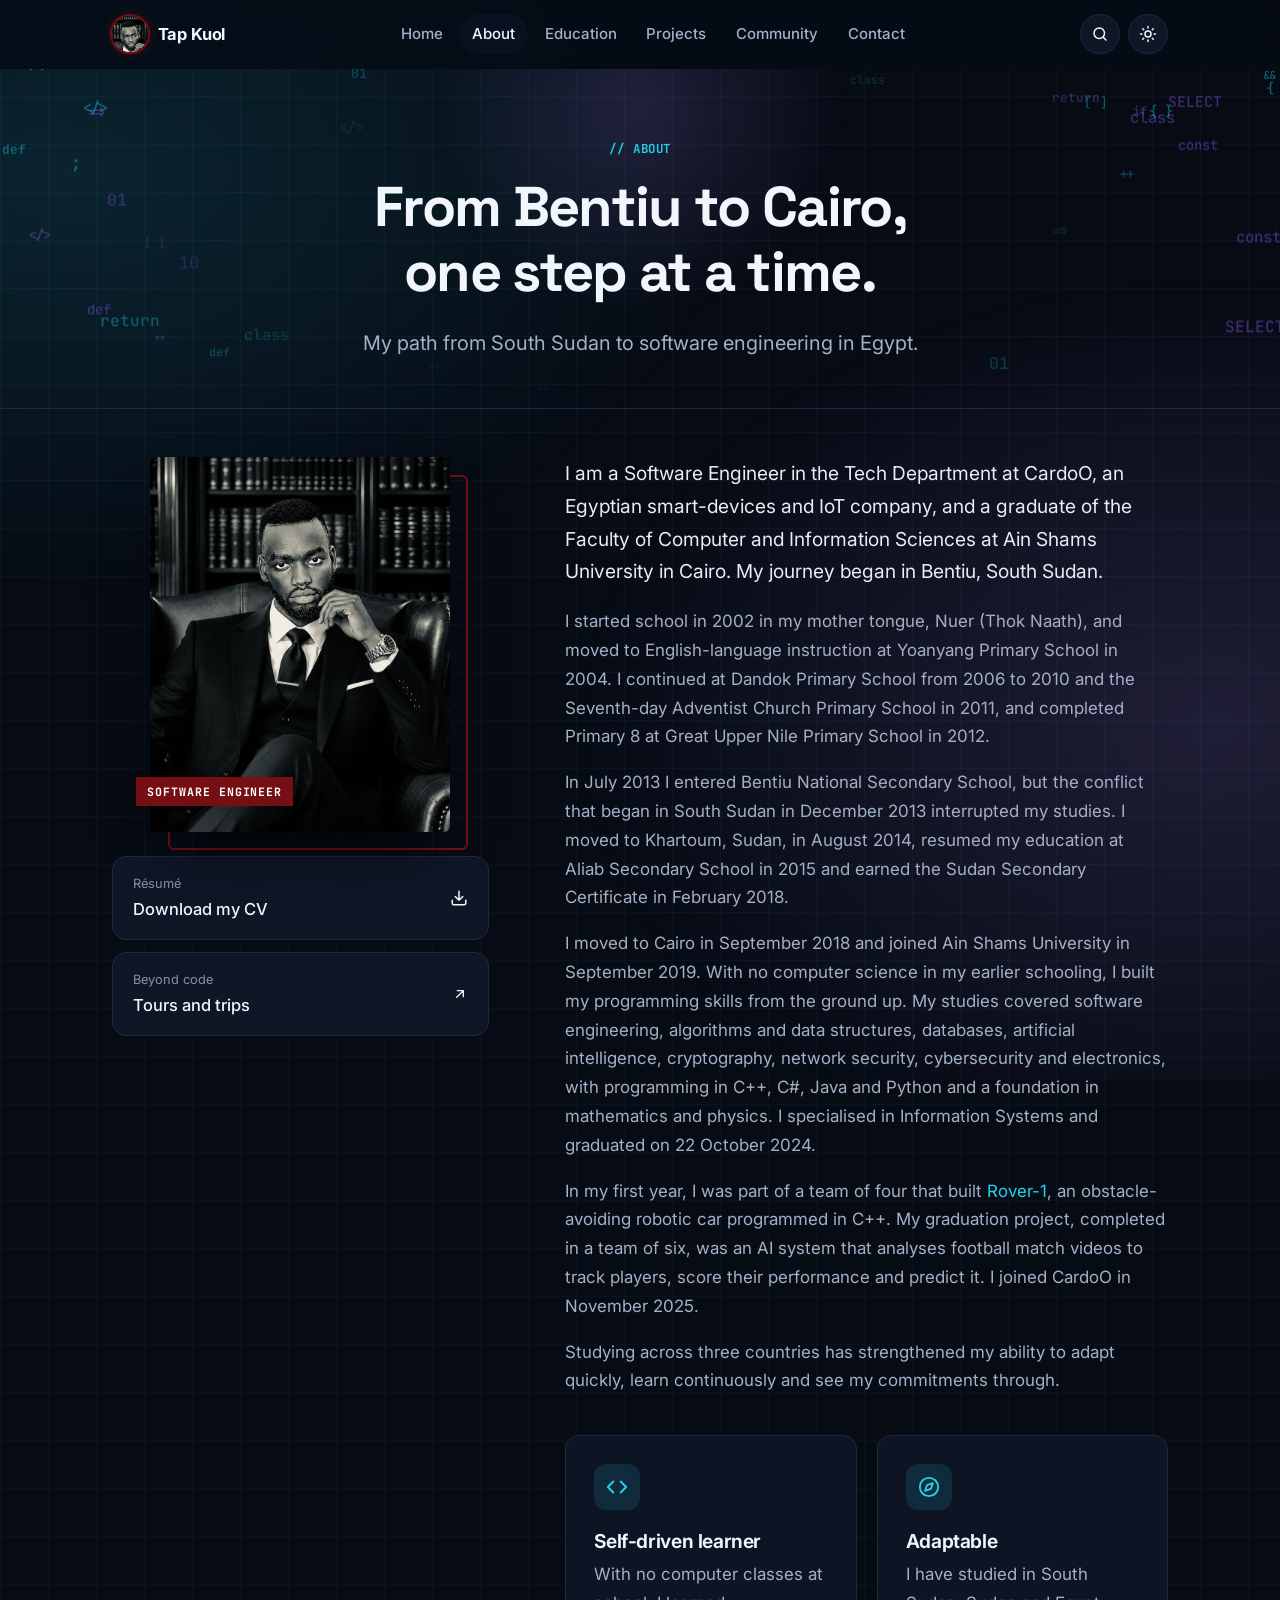
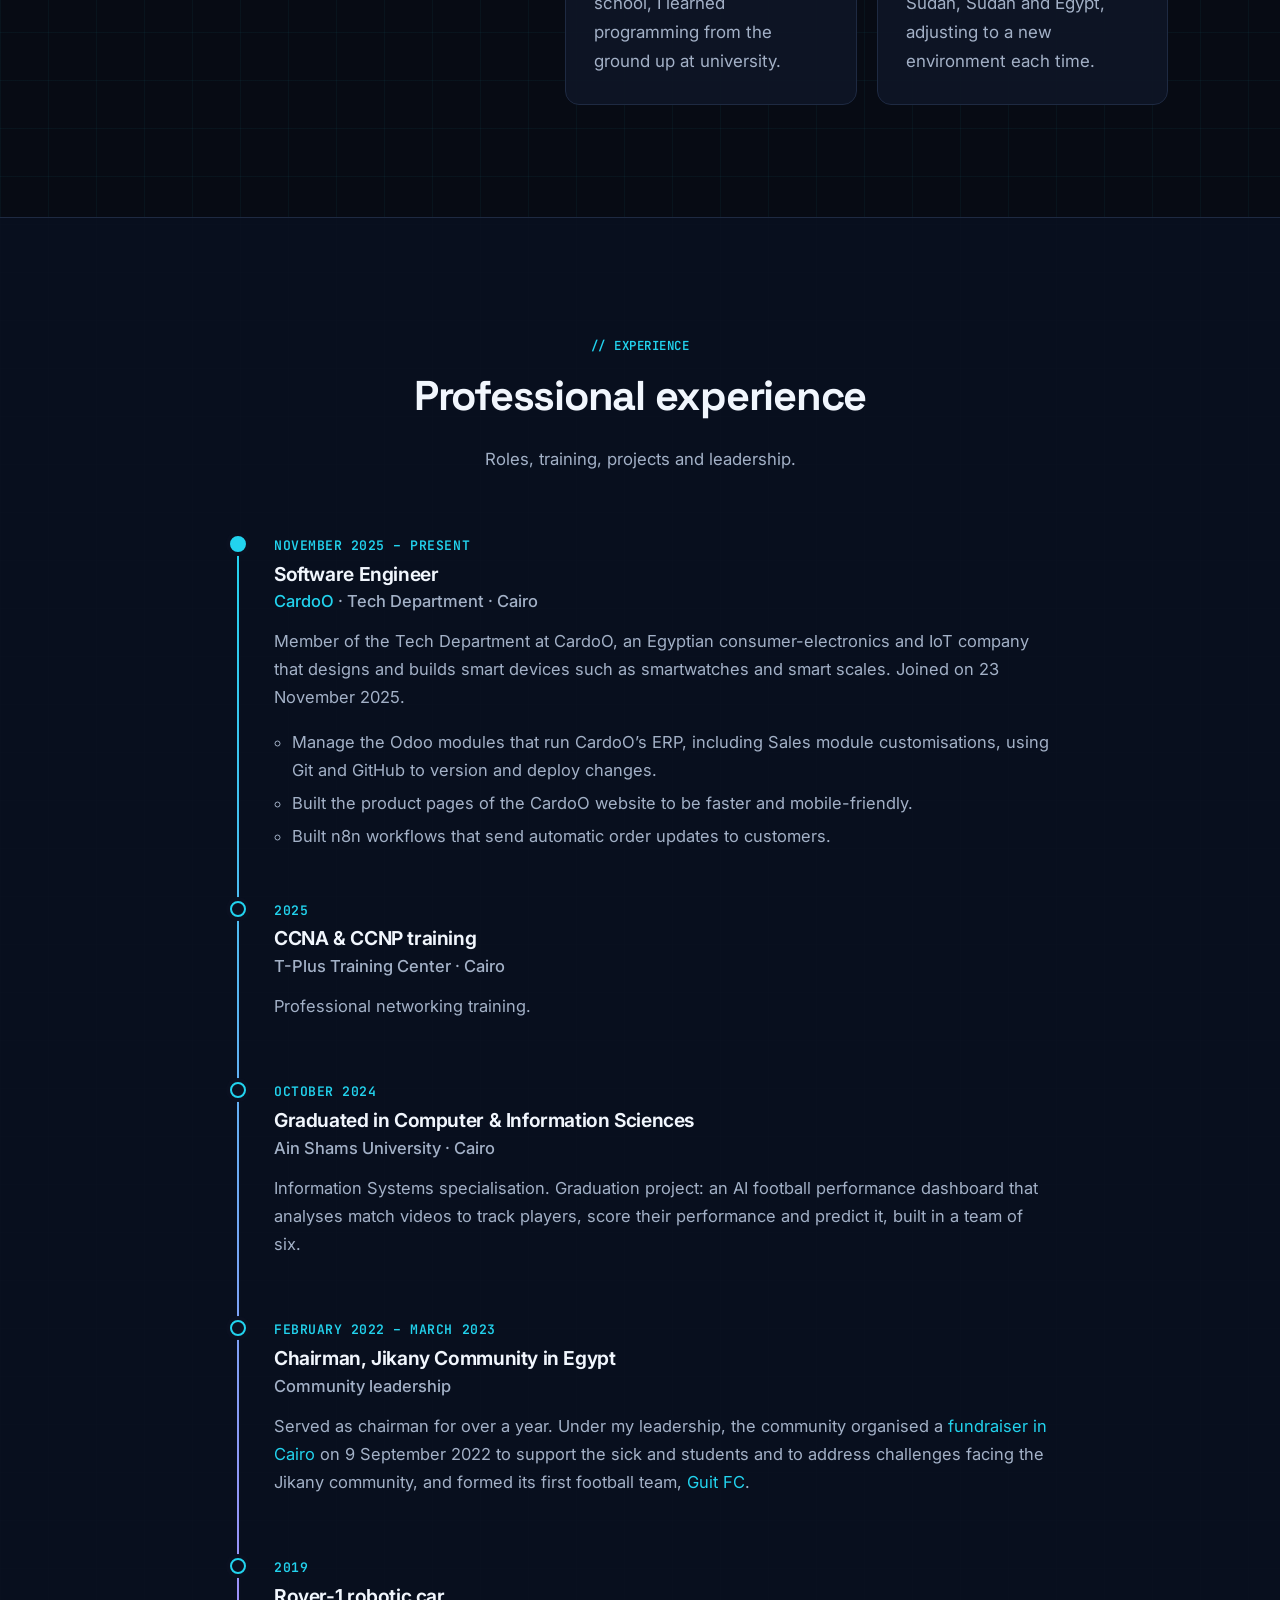
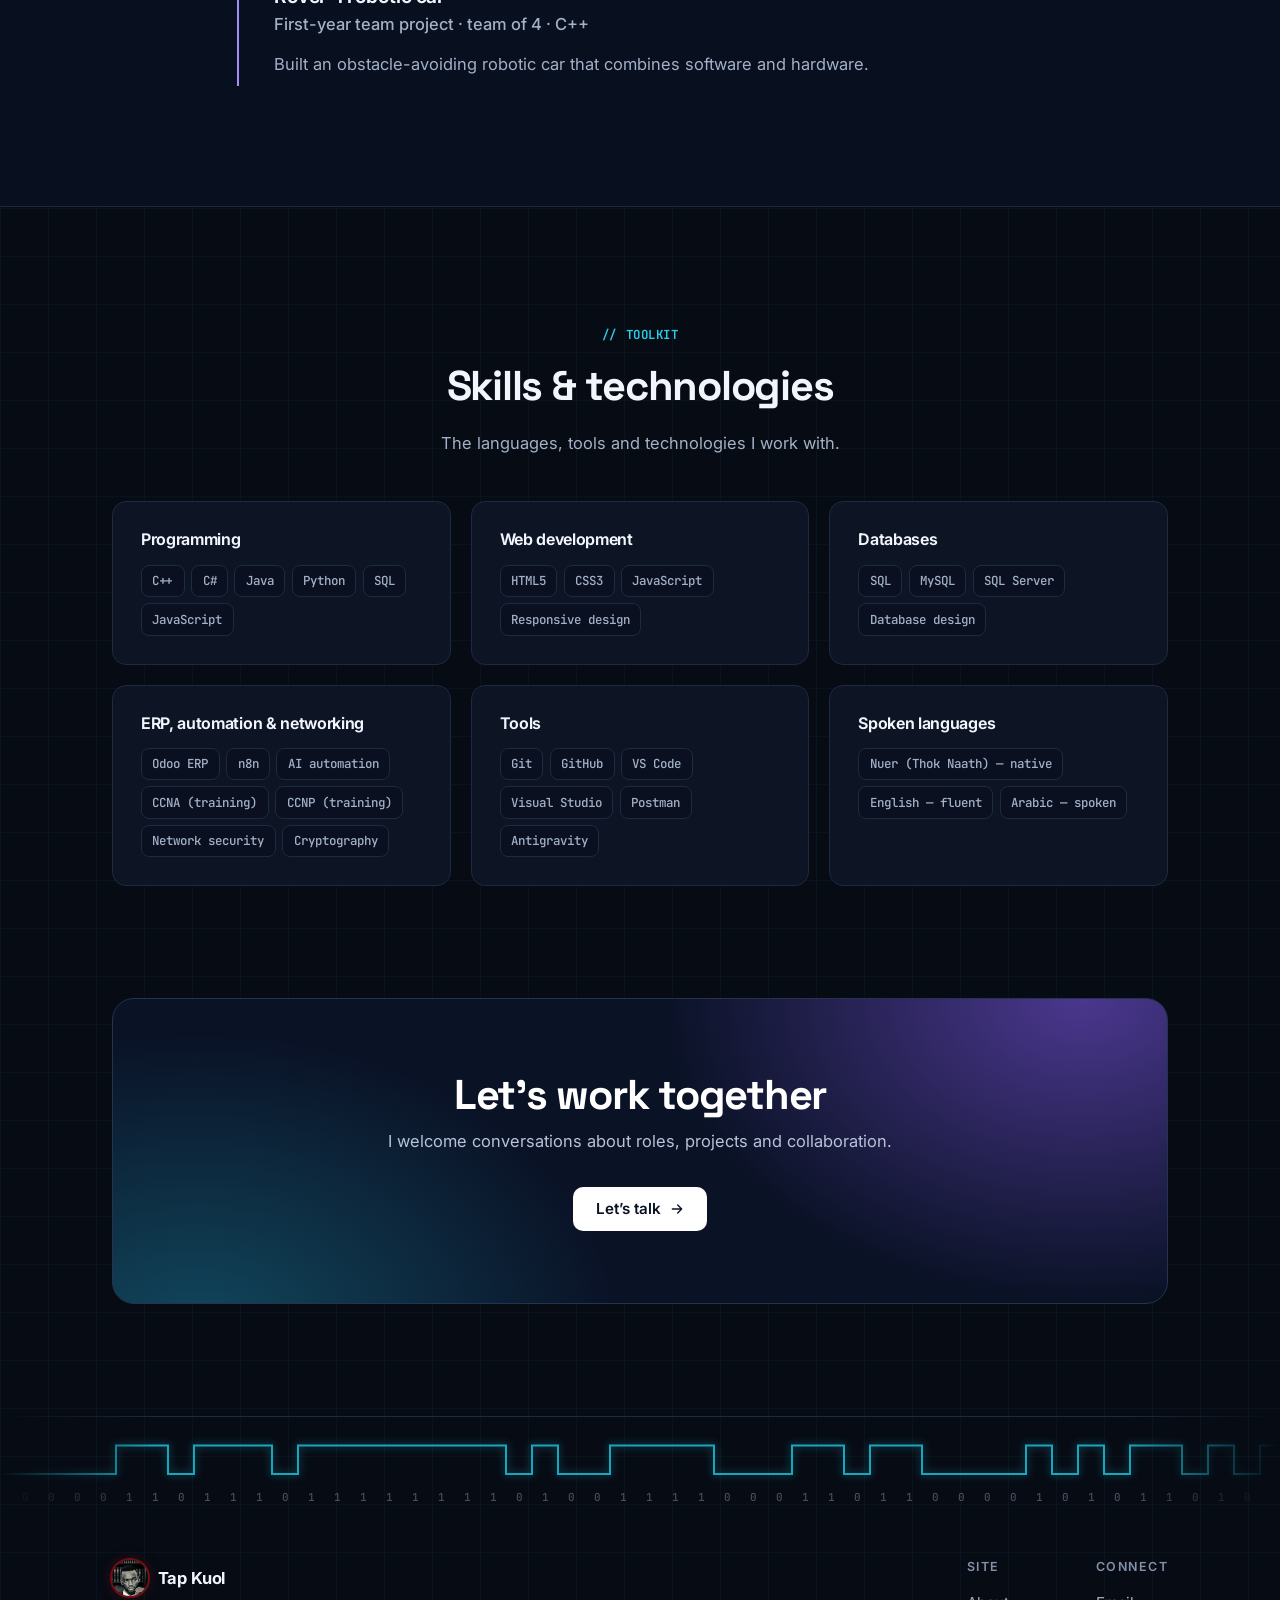
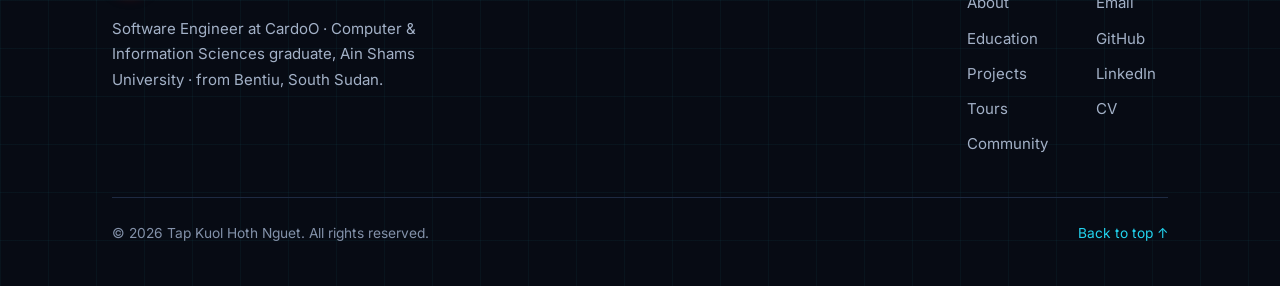
<file: about.html>
<!doctype html>
<html lang="en" class="no-js">
<head>
<meta charset="utf-8">
<meta name="viewport" content="width=device-width, initial-scale=1">
<title>About — Tap Kuol Hoth Nguet</title>
<meta name="description" content="About Tap Kuol Hoth Nguet: background, experience and skills.">
<meta name="theme-color" content="#070b14">
<meta property="og:type" content="website">
<meta property="og:site_name" content="Tap Kuol Hoth Nguet">
<meta property="og:title" content="About — Tap Kuol Hoth Nguet">
<meta property="og:description" content="About Tap Kuol Hoth Nguet: background, experience and skills.">
<meta property="og:image" content="https://tap-kuol.github.io/images/og-image.jpg">
<meta property="og:url" content="https://tap-kuol.github.io/about.html">
<meta name="twitter:card" content="summary_large_image">
<link rel="canonical" href="https://tap-kuol.github.io/about.html">
<link rel="icon" href="favicon.svg" type="image/svg+xml">
<link rel="preconnect" href="https://fonts.googleapis.com">
<link rel="preconnect" href="https://fonts.gstatic.com" crossorigin>
<link rel="stylesheet" href="https://fonts.googleapis.com/css2?family=Space+Grotesk:wght@600;700&family=JetBrains+Mono:wght@400;500;700&family=Inter:wght@400;500;600;700&display=swap">
<link rel="stylesheet" href="css/style.css?v=5">
<link rel="stylesheet" href="css/theme.css?v=15">
<script>(function(){var t;try{t=localStorage.getItem('theme')}catch(e){}document.documentElement.setAttribute('data-theme',t==='light'?'light':'dark')})()</script>
<script src="js/main.js?v=5" defer></script>
<script src="js/theme.js?v=11" defer></script>
<script src="js/tech.js?v=7" defer></script>
<script src="js/binary.js?v=5" defer></script>
</head>
<body>
<a class="skip-link" href="#main">Skip to content</a>

<header class="site-header">
  <nav class="container nav" aria-label="Main">
    <a class="brand" href="index.html"><span class="brand-mark"><img src="images/avatar.jpg?v=4" width="36" height="36" alt=""></span>Tap Kuol</a>
    <ul class="nav-links">
      <li><a href="index.html">Home</a></li>
      <li><a href="about.html" aria-current="page">About</a></li>
      <li><a href="education.html">Education</a></li>
      <li><a href="projects.html">Projects</a></li>
      <li><a href="community.html">Community</a></li>
      <li><a href="index.html#contact">Contact</a></li>
    </ul>
    <div class="nav-actions">
      <button class="icon-btn" type="button" data-cmd aria-label="Open command menu" title="Command menu (Ctrl+K)"><svg viewBox="0 0 24 24" fill="none" stroke="currentColor" stroke-width="2" stroke-linecap="round" aria-hidden="true"><circle cx="11" cy="11" r="7"/><path d="m20 20-4-4"/></svg></button>
      <button class="icon-btn theme-toggle" type="button" aria-label="Toggle dark mode">
        <svg class="icon-moon" viewBox="0 0 24 24" fill="none" stroke="currentColor" stroke-width="2" stroke-linecap="round" stroke-linejoin="round" aria-hidden="true"><path d="M21 12.8A9 9 0 1 1 11.2 3a7 7 0 0 0 9.8 9.8z"/></svg>
        <svg class="icon-sun" viewBox="0 0 24 24" fill="none" stroke="currentColor" stroke-width="2" stroke-linecap="round" stroke-linejoin="round" aria-hidden="true"><circle cx="12" cy="12" r="4"/><path d="M12 2v2M12 20v2M4.93 4.93l1.41 1.41M17.66 17.66l1.41 1.41M2 12h2M20 12h2M4.93 19.07l1.41-1.41M17.66 6.34l1.41-1.41"/></svg>
      </button>
      <button class="icon-btn menu-toggle" type="button" aria-label="Open menu" aria-expanded="false">
        <svg viewBox="0 0 24 24" fill="none" stroke="currentColor" stroke-width="2" stroke-linecap="round" aria-hidden="true"><path d="M4 7h16M4 12h16M4 17h16"/></svg>
      </button>
    </div>
  </nav>
</header>

<main id="main">
  <section class="page-header">
    <canvas class="neural" data-neural="code" aria-hidden="true"></canvas>
    <div class="container reveal">
      <span class="eyebrow">About</span>
      <h1>From Bentiu to Cairo, one step at a time.</h1>
      <p class="lead">My path from South Sudan to software engineering in Egypt.</p>
    </div>
  </section>

  <!-- Story -->
  <section class="section">
    <div class="container split">
      <aside class="split-aside reveal">
        <!-- Profile photo: images/portrait-executive.jpg (4:5) -->
        <div class="tech-portrait"><img src="images/portrait-executive.jpg" width="800" height="1000" alt="Black-and-white portrait of Tap Kuol Hoth Nguet in a dark suit, seated in a leather chair in front of bookshelves"><span class="frame-tag" aria-hidden="true">SOFTWARE ENGINEER</span></div>
        <ul class="contact-list" style="margin-top:1.25rem">
          <li><a href="cv.html"><span><small>Résumé</small>Download my CV</span>
            <svg width="18" height="18" viewBox="0 0 24 24" fill="none" stroke="currentColor" stroke-width="2" stroke-linecap="round" stroke-linejoin="round" aria-hidden="true"><path d="M21 15v4a2 2 0 0 1-2 2H5a2 2 0 0 1-2-2v-4M7 10l5 5 5-5M12 15V3"/></svg></a></li>
          <li><a href="tours.html"><span><small>Beyond code</small>Tours and trips</span><svg width="16" height="16" viewBox="0 0 24 24" fill="none" stroke="currentColor" stroke-width="2" stroke-linecap="round" stroke-linejoin="round" aria-hidden="true"><path d="M7 17 17 7M8 7h9v9"/></svg></a></li>
        </ul>
      </aside>
      <div class="prose reveal">
        <p>I am a Software Engineer in the Tech Department at CardoO, an Egyptian smart-devices and IoT company, and a graduate of the Faculty of Computer and Information Sciences at Ain Shams University in Cairo. My journey began in Bentiu, South Sudan.</p>
        <p>I started school in 2002 in my mother tongue, Nuer (Thok Naath), and moved to English-language instruction at Yoanyang Primary School in 2004. I continued at Dandok Primary School from 2006 to 2010 and the Seventh-day Adventist Church Primary School in 2011, and completed Primary 8 at Great Upper Nile Primary School in 2012.</p>
        <p>In July 2013 I entered Bentiu National Secondary School, but the conflict that began in South Sudan in December 2013 interrupted my studies. I moved to Khartoum, Sudan, in August 2014, resumed my education at Aliab Secondary School in 2015 and earned the Sudan Secondary Certificate in February 2018.</p>
        <p>I moved to Cairo in September 2018 and joined Ain Shams University in September 2019. With no computer science in my earlier schooling, I built my programming skills from the ground up. My studies covered software engineering, algorithms and data structures, databases, artificial intelligence, cryptography, network security, cybersecurity and electronics, with programming in C++, C#, Java and Python and a foundation in mathematics and physics. I specialised in Information Systems and graduated on 22 October 2024.</p>
        <p>In my first year, I was part of a team of four that built <a href="projects.html">Rover-1</a>, an obstacle-avoiding robotic car programmed in C++. My graduation project, completed in a team of six, was an AI system that analyses football match videos to track players, score their performance and predict it. I joined CardoO in November 2025.</p>
        <p>Studying across three countries has strengthened my ability to adapt quickly, learn continuously and see my commitments through.</p>

        <div class="grid grid-2" style="margin-top:2.5rem">
          <div class="card">
            <div class="card-icon"><svg viewBox="0 0 24 24" fill="none" stroke="currentColor" stroke-width="2" stroke-linecap="round" stroke-linejoin="round" aria-hidden="true"><path d="m16 18 6-6-6-6M8 6l-6 6 6 6"/></svg></div>
            <h3>Self-driven learner</h3>
            <p>With no computer classes at school, I learned programming from the ground up at university.</p>
          </div>
          <div class="card">
            <div class="card-icon"><svg viewBox="0 0 24 24" fill="none" stroke="currentColor" stroke-width="2" stroke-linecap="round" stroke-linejoin="round" aria-hidden="true"><circle cx="12" cy="12" r="10"/><path d="m16.24 7.76-2.12 6.36-6.36 2.12 2.12-6.36z"/></svg></div>
            <h3>Adaptable</h3>
            <p>I have studied in South Sudan, Sudan and Egypt, adjusting to a new environment each time.</p>
          </div>
        </div>
      </div>
    </div>
  </section>

  <!-- Intro video: this section stays hidden until you set data-video-src.
       Use a YouTube link (https://www.youtube.com/watch?v=...) or a file such as images/intro.mp4 -->
  <section class="section" style="padding-top:0" data-video-section>
    <div class="container">
      <div class="section-head reveal">
        <div>
          <span class="eyebrow">Say hello</span>
          <h2>A one-minute introduction</h2>
        </div>
      </div>
      <div class="video-frame reveal" data-video-src=""></div>
    </div>
  </section>

  <!-- Experience -->
  <section class="section section-alt">
    <div class="container split split-center">
      <div class="reveal">
        <span class="eyebrow">Experience</span>
        <h2>Professional experience</h2>
        <p class="lead" style="font-size:1.05rem">Roles, training, projects and leadership.</p>
      </div>
      <ol class="timeline reveal">
        <li class="timeline-item current">
          <span class="timeline-date">November 2025 – Present</span>
          <h3>Software Engineer</h3>
          <div class="timeline-org"><a href="https://cardoo.co/" target="_blank" rel="noopener">CardoO</a> &middot; Tech Department &middot; Cairo</div>
          <p>Member of the Tech Department at CardoO, an Egyptian consumer-electronics and IoT company that designs and builds smart devices such as smartwatches and smart scales. Joined on 23 November 2025.</p>
          <ul>
            <li>Manage the Odoo modules that run CardoO’s ERP, including Sales module customisations, using Git and GitHub to version and deploy changes.</li>
            <li>Built the product pages of the CardoO website to be faster and mobile-friendly.</li>
            <li>Built n8n workflows that send automatic order updates to customers.</li>
          </ul>
        </li>
        <li class="timeline-item">
          <span class="timeline-date">2025</span>
          <h3>CCNA &amp; CCNP training</h3>
          <div class="timeline-org">T-Plus Training Center · Cairo</div>
          <p>Professional networking training.</p>
        </li>
        <li class="timeline-item">
          <span class="timeline-date">October 2024</span>
          <h3>Graduated in Computer &amp; Information Sciences</h3>
          <div class="timeline-org">Ain Shams University · Cairo</div>
          <p>Information Systems specialisation. Graduation project: an AI football performance dashboard that analyses match videos to track players, score their performance and predict it, built in a team of six.</p>
        </li>
        <li class="timeline-item">
          <span class="timeline-date">February 2022 – March 2023</span>
          <h3>Chairman, Jikany Community in Egypt</h3>
          <div class="timeline-org">Community leadership</div>
          <p>Served as chairman for over a year. Under my leadership, the community organised a <a href="community.html">fundraiser in Cairo</a> on 9 September 2022 to support the sick and students and to address challenges facing the Jikany community, and formed its first football team, <a href="community.html">Guit FC</a>.</p>
        </li>
        <li class="timeline-item">
          <span class="timeline-date">2019</span>
          <h3>Rover-1 robotic car</h3>
          <div class="timeline-org">First-year team project · team of 4 · C++</div>
          <p>Built an obstacle-avoiding robotic car that combines software and hardware.</p>
        </li>
      </ol>
    </div>
  </section>

  <!-- Skills -->
  <section class="section">
    <div class="container">
      <div class="section-head reveal">
        <div>
          <span class="eyebrow">Toolkit</span>
          <h2>Skills &amp; technologies</h2>
        </div>
        <p>The languages, tools and technologies I work with.</p>
      </div>
      <div class="skill-groups">
        <div class="card skill-group reveal">
          <h3>Programming</h3>
          <ul class="tags"><li class="tag">C++</li><li class="tag">C#</li><li class="tag">Java</li><li class="tag">Python</li><li class="tag">SQL</li><li class="tag">JavaScript</li></ul>
        </div>
        <div class="card skill-group reveal">
          <h3>Web development</h3>
          <ul class="tags"><li class="tag">HTML5</li><li class="tag">CSS3</li><li class="tag">JavaScript</li><li class="tag">Responsive design</li></ul>
        </div>
        <div class="card skill-group reveal">
          <h3>Databases</h3>
          <ul class="tags"><li class="tag">SQL</li><li class="tag">MySQL</li><li class="tag">SQL Server</li><li class="tag">Database design</li></ul>
        </div>
        <div class="card skill-group reveal">
          <h3>ERP, automation &amp; networking</h3>
          <ul class="tags"><li class="tag">Odoo ERP</li><li class="tag">n8n</li><li class="tag">AI automation</li><li class="tag">CCNA (training)</li><li class="tag">CCNP (training)</li><li class="tag">Network security</li><li class="tag">Cryptography</li></ul>
        </div>
        <div class="card skill-group reveal">
          <h3>Tools</h3>
          <ul class="tags"><li class="tag">Git</li><li class="tag">GitHub</li><li class="tag">VS Code</li><li class="tag">Visual Studio</li><li class="tag">Postman</li><li class="tag">Antigravity</li></ul>
        </div>
        <div class="card skill-group reveal">
          <h3>Spoken languages</h3>
          <ul class="tags"><li class="tag">Nuer (Thok Naath) — native</li><li class="tag">English — fluent</li><li class="tag">Arabic — spoken</li></ul>
        </div>
      </div>
    </div>
  </section>

  <section class="section" style="padding-top:0">
    <div class="container">
      <div class="cta reveal">
        <div>
          <h2>Let’s work together</h2>
          <p>I welcome conversations about roles, projects and collaboration.</p>
        </div>
        <div class="cta-actions">
          <a class="btn btn-primary" href="index.html#contact">Let’s talk
            <svg viewBox="0 0 24 24" fill="none" stroke="currentColor" stroke-width="2" stroke-linecap="round" stroke-linejoin="round" aria-hidden="true"><path d="M5 12h14M13 6l6 6-6 6"/></svg>
          </a>
        </div>
      </div>
    </div>
  </section>
</main>

<div class="binary-band" aria-hidden="true"><canvas data-binary="band"></canvas></div>
<footer class="site-footer">
  <div class="container">
    <div class="footer-grid">
      <div>
        <a class="brand" href="index.html"><span class="brand-mark"><img src="images/avatar.jpg?v=4" width="36" height="36" alt=""></span>Tap Kuol</a>
        <p>Software Engineer at CardoO · Computer &amp; Information Sciences graduate, Ain Shams University · from Bentiu, South Sudan.</p>
      </div>
      <div class="footer-nav">
        <div><h4>Site</h4><ul><li><a href="about.html">About</a></li><li><a href="education.html">Education</a></li><li><a href="projects.html">Projects</a></li><li><a href="tours.html">Tours</a></li><li><a href="community.html">Community</a></li></ul></div>
        <div><h4>Connect</h4><ul><li><a href="mailto:tapkuol34@gmail.com">Email</a></li><li><a href="https://github.com/Tap-Kuol">GitHub</a></li><li><a href="https://www.linkedin.com/in/tap-kuol-73ba93175/">LinkedIn</a></li><li><a href="cv.html">CV</a></li></ul></div>
      </div>
    </div>
    <div class="footer-bottom">
      <span>© <span data-current-year>2026</span> Tap Kuol Hoth Nguet. All rights reserved.</span>
      <a href="#main">Back to top ↑</a>
    </div>
  </div>
</footer>
</body>
</html>
</file>
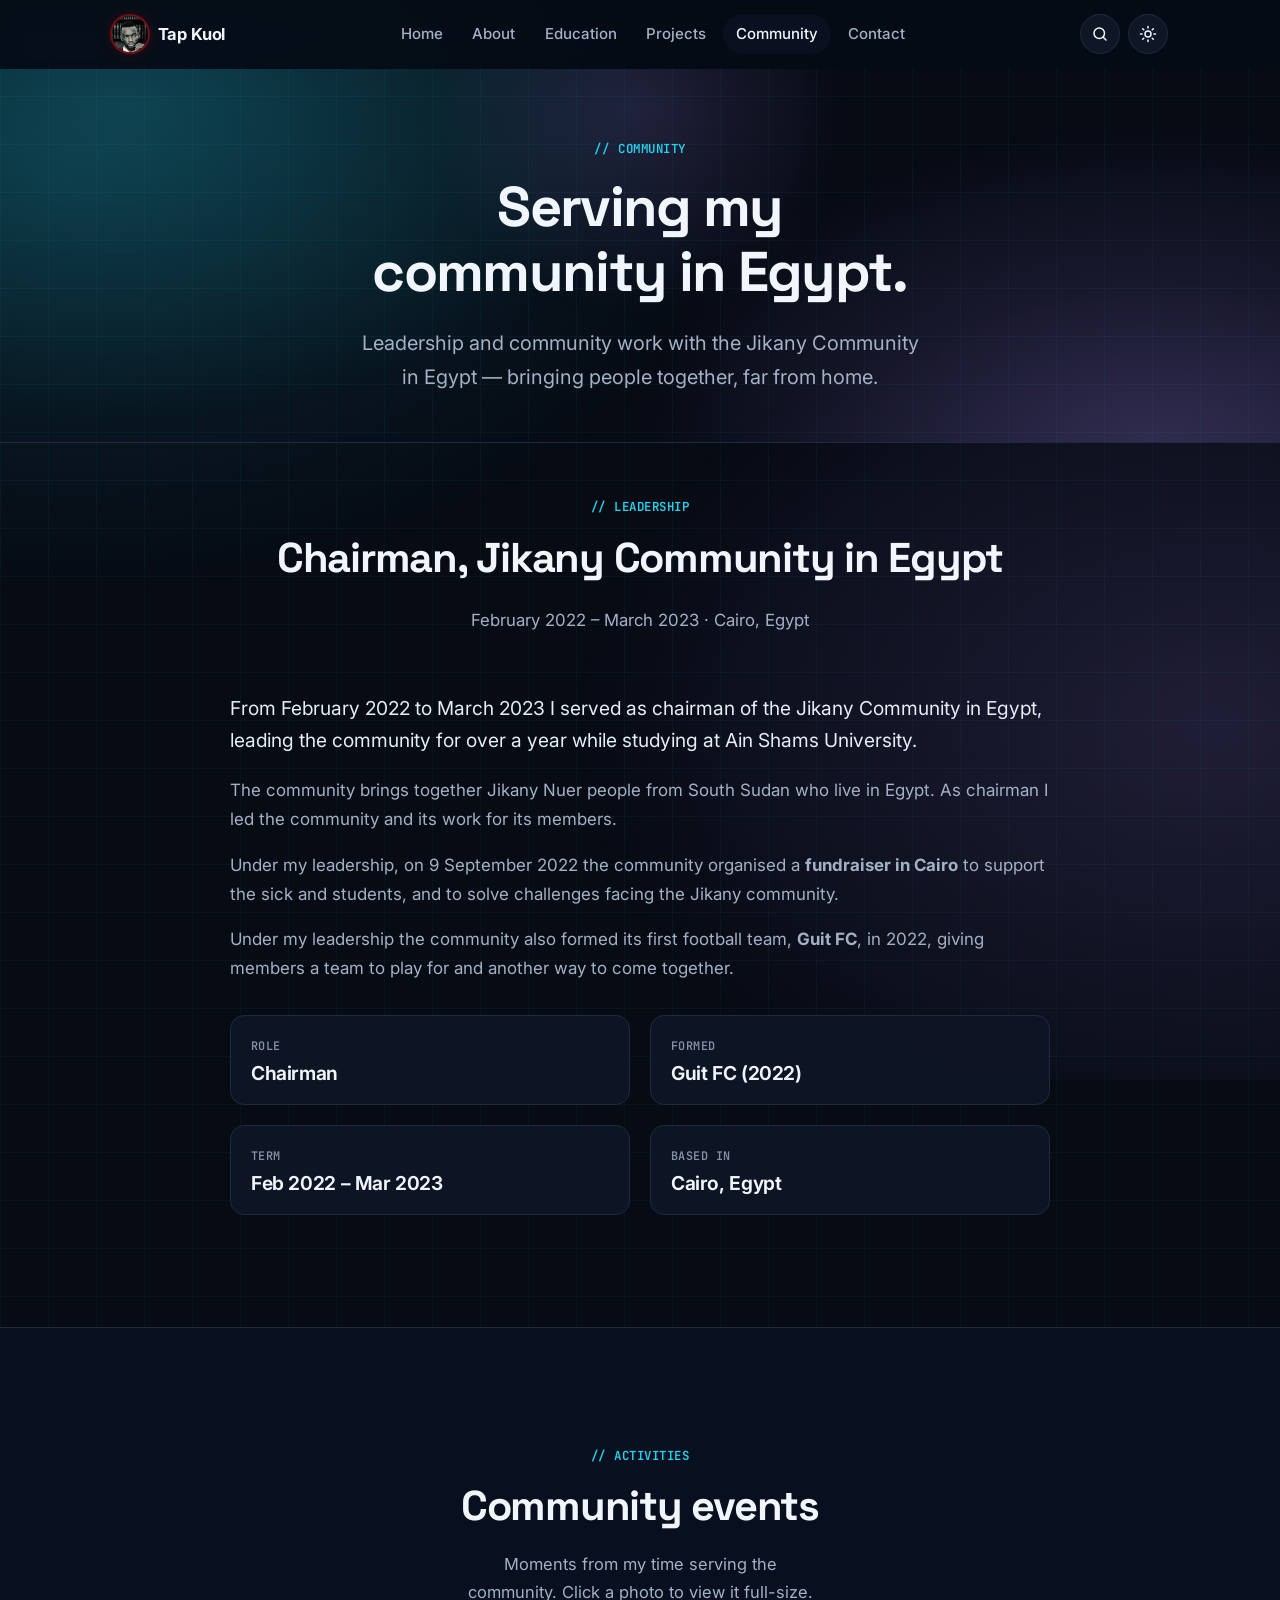
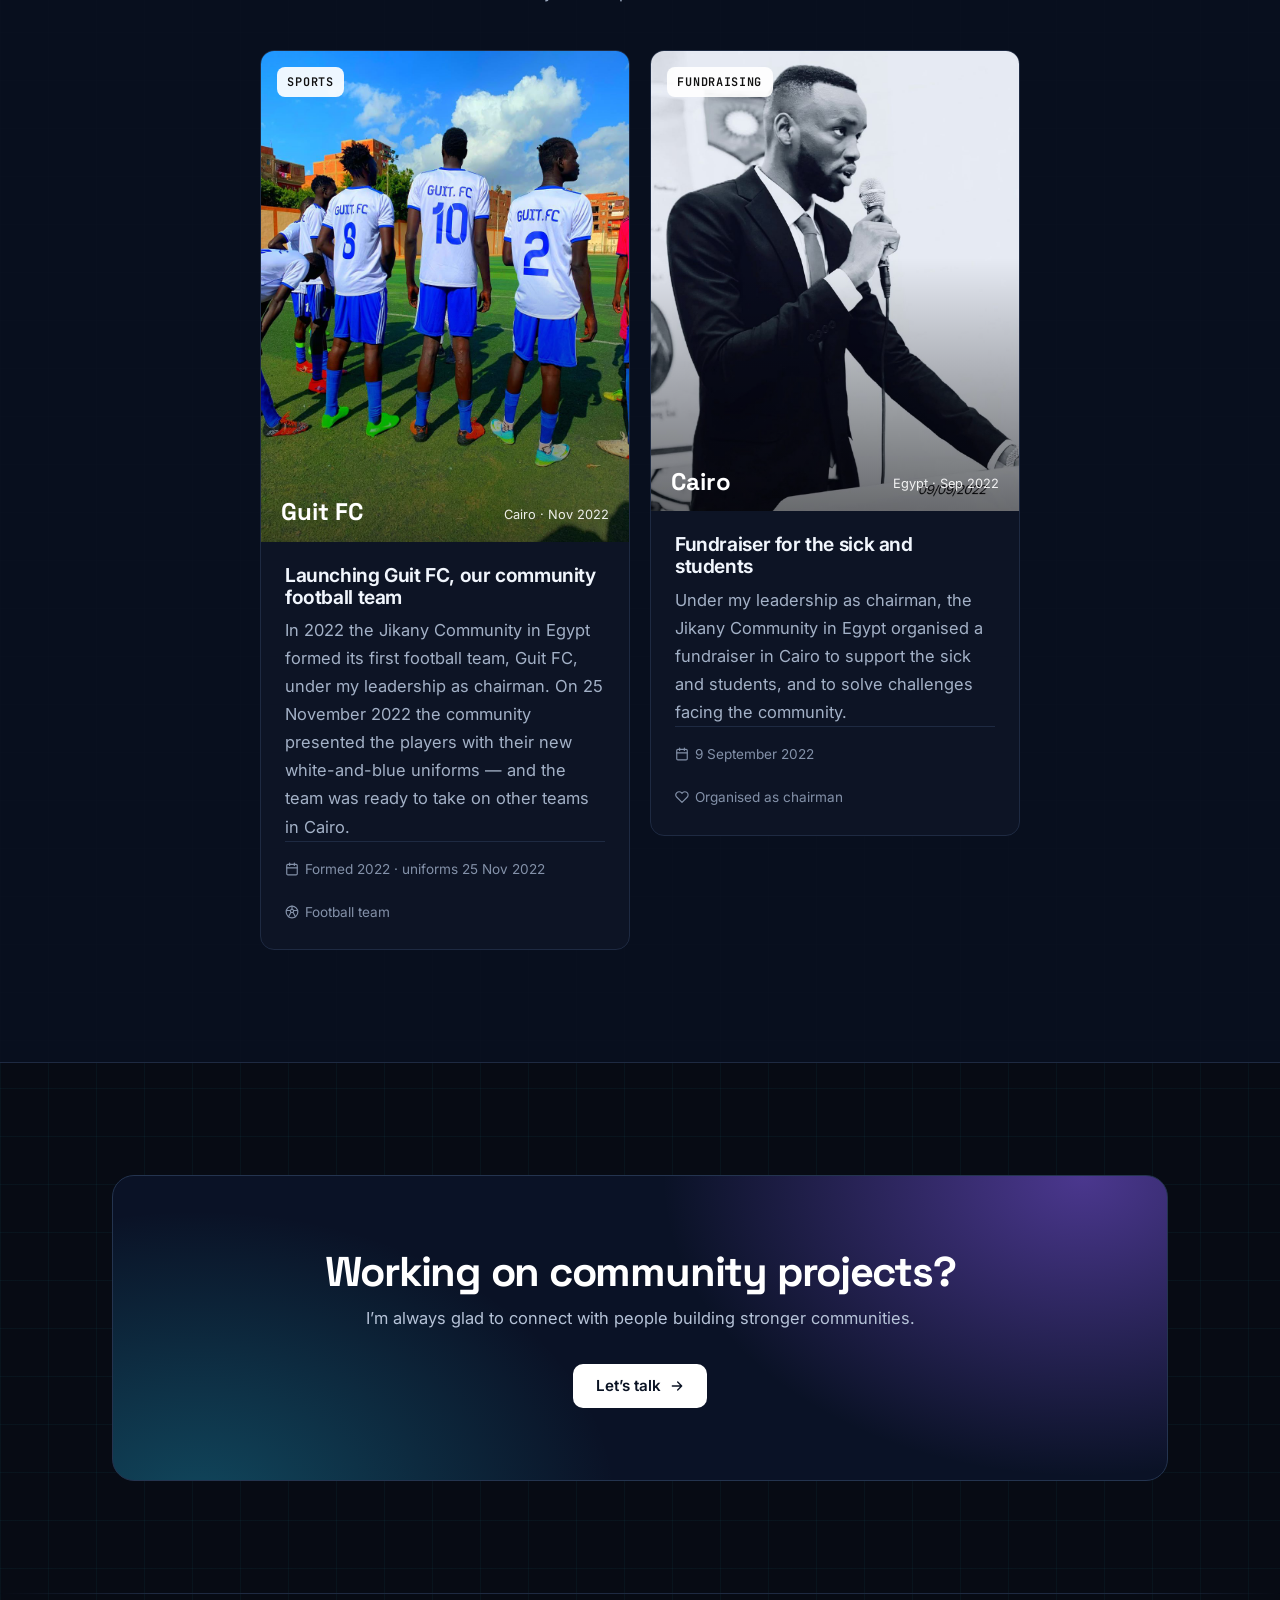
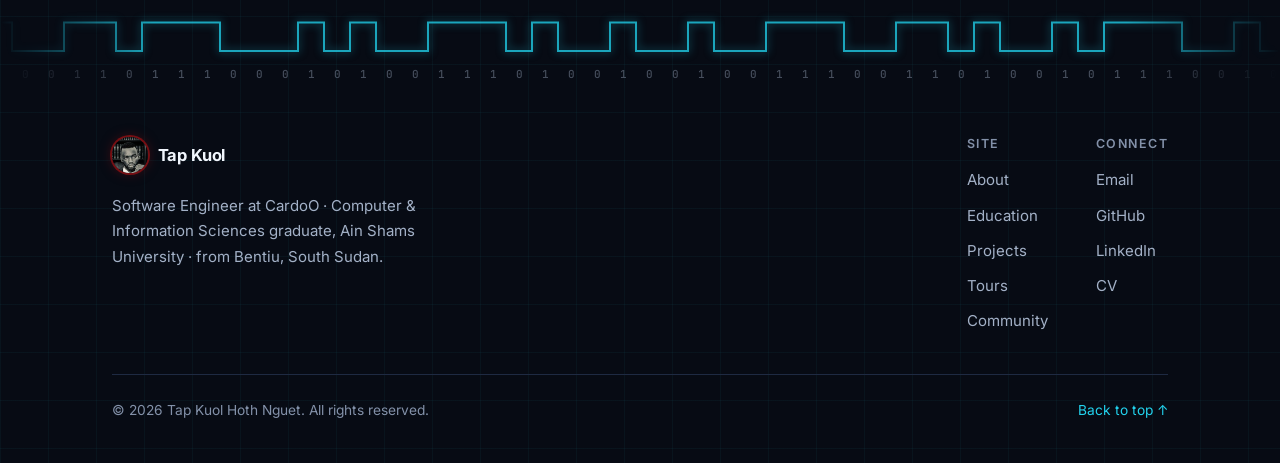
<file: community.html>
<!doctype html>
<html lang="en" class="no-js">
<head>
<meta charset="utf-8">
<meta name="viewport" content="width=device-width, initial-scale=1">
<title>Community — Tap Kuol Hoth Nguet</title>
<meta name="description" content="Tap Kuol Hoth Nguet’s community leadership: chairman of the Jikany Community in Egypt (2022–2023), events and activities.">
<meta name="theme-color" content="#070b14">
<meta property="og:type" content="website">
<meta property="og:site_name" content="Tap Kuol Hoth Nguet">
<meta property="og:title" content="Community — Tap Kuol Hoth Nguet">
<meta property="og:description" content="Chairman of the Jikany Community in Egypt (2022–2023), events and activities.">
<meta property="og:image" content="https://tap-kuol.github.io/images/og-image.jpg">
<meta property="og:url" content="https://tap-kuol.github.io/community.html">
<meta name="twitter:card" content="summary_large_image">
<link rel="canonical" href="https://tap-kuol.github.io/community.html">
<link rel="icon" href="favicon.svg" type="image/svg+xml">
<link rel="preconnect" href="https://fonts.googleapis.com">
<link rel="preconnect" href="https://fonts.gstatic.com" crossorigin>
<link rel="stylesheet" href="https://fonts.googleapis.com/css2?family=Space+Grotesk:wght@600;700&family=JetBrains+Mono:wght@400;500;700&family=Inter:wght@400;500;600;700&display=swap">
<link rel="stylesheet" href="css/style.css?v=5">
<link rel="stylesheet" href="css/theme.css?v=15">
<script>(function(){var t;try{t=localStorage.getItem('theme')}catch(e){}document.documentElement.setAttribute('data-theme',t==='light'?'light':'dark')})()</script>
<script src="js/main.js?v=5" defer></script>
<script src="js/theme.js?v=11" defer></script>
<script src="js/tech.js?v=7" defer></script>
<script src="js/binary.js?v=5" defer></script>
</head>
<body>
<a class="skip-link" href="#main">Skip to content</a>

<header class="site-header">
  <nav class="container nav" aria-label="Main">
    <a class="brand" href="index.html"><span class="brand-mark"><img src="images/avatar.jpg?v=4" width="36" height="36" alt=""></span>Tap Kuol</a>
    <ul class="nav-links">
      <li><a href="index.html">Home</a></li>
      <li><a href="about.html">About</a></li>
      <li><a href="education.html">Education</a></li>
      <li><a href="projects.html">Projects</a></li>
      <li><a href="community.html" aria-current="page">Community</a></li>
      <li><a href="index.html#contact">Contact</a></li>
    </ul>
    <div class="nav-actions">
      <button class="icon-btn" type="button" data-cmd aria-label="Open command menu" title="Command menu (Ctrl+K)"><svg viewBox="0 0 24 24" fill="none" stroke="currentColor" stroke-width="2" stroke-linecap="round" aria-hidden="true"><circle cx="11" cy="11" r="7"/><path d="m20 20-4-4"/></svg></button>
      <button class="icon-btn theme-toggle" type="button" aria-label="Toggle dark mode">
        <svg class="icon-moon" viewBox="0 0 24 24" fill="none" stroke="currentColor" stroke-width="2" stroke-linecap="round" stroke-linejoin="round" aria-hidden="true"><path d="M21 12.8A9 9 0 1 1 11.2 3a7 7 0 0 0 9.8 9.8z"/></svg>
        <svg class="icon-sun" viewBox="0 0 24 24" fill="none" stroke="currentColor" stroke-width="2" stroke-linecap="round" stroke-linejoin="round" aria-hidden="true"><circle cx="12" cy="12" r="4"/><path d="M12 2v2M12 20v2M4.93 4.93l1.41 1.41M17.66 17.66l1.41 1.41M2 12h2M20 12h2M4.93 19.07l1.41-1.41M17.66 6.34l1.41-1.41"/></svg>
      </button>
      <button class="icon-btn menu-toggle" type="button" aria-label="Open menu" aria-expanded="false">
        <svg viewBox="0 0 24 24" fill="none" stroke="currentColor" stroke-width="2" stroke-linecap="round" aria-hidden="true"><path d="M4 7h16M4 12h16M4 17h16"/></svg>
      </button>
    </div>
  </nav>
</header>

<main id="main">
  <section class="page-header soft">
    <div class="container reveal">
      <span class="eyebrow">Community</span>
      <h1>Serving my community in Egypt.</h1>
      <p class="lead">Leadership and community work with the Jikany Community in Egypt — bringing people together, far from home.</p>
    </div>
  </section>

  <!-- Leadership role -->
  <section class="section">
    <div class="container split split-center">
      <div class="reveal">
        <span class="eyebrow">Leadership</span>
        <h2>Chairman, Jikany Community in Egypt</h2>
        <p class="lead" style="font-size:1.05rem">February 2022 – March 2023 · Cairo, Egypt</p>
      </div>
      <div class="reveal">
        <div class="prose">
          <p>From February 2022 to March 2023 I served as chairman of the Jikany Community in Egypt, leading the community for over a year while studying at Ain Shams University.</p>
          <p>The community brings together Jikany Nuer people from South Sudan who live in Egypt. As chairman I led the community and its work for its members.</p>
          <p>Under my leadership, on 9 September 2022 the community organised a <strong>fundraiser in Cairo</strong> to support the sick and students, and to solve challenges facing the Jikany community.</p>
          <p>Under my leadership the community also formed its first football team, <strong>Guit FC</strong>, in 2022, giving members a team to play for and another way to come together.</p>
        </div>
        <div class="grid grid-2" style="margin-top:2rem">
          <div class="card" style="padding:1.25rem">
            <div class="project-meta" style="margin-bottom:.35rem">Role</div>
            <h3 style="margin:0">Chairman</h3>
          </div>
          <div class="card" style="padding:1.25rem">
            <div class="project-meta" style="margin-bottom:.35rem">Formed</div>
            <h3 style="margin:0">Guit FC (2022)</h3>
          </div>
          <div class="card" style="padding:1.25rem">
            <div class="project-meta" style="margin-bottom:.35rem">Term</div>
            <h3 style="margin:0">Feb 2022 – Mar 2023</h3>
          </div>
          <div class="card" style="padding:1.25rem">
            <div class="project-meta" style="margin-bottom:.35rem">Based in</div>
            <h3 style="margin:0">Cairo, Egypt</h3>
          </div>
        </div>
      </div>
    </div>
  </section>

  <!-- Events & activities -->
  <section class="section section-alt">
    <div class="container">
      <div class="section-head reveal">
        <div>
          <span class="eyebrow">Activities</span>
          <h2>Community events</h2>
        </div>
        <p>Moments from my time serving the community. Click a photo to view it full-size.</p>
      </div>

      <!-- Add more events by copying the card below (newest first). -->
      <div class="masonry" id="community-grid">
        <article class="card tour-card reveal" data-category="community sports">
          <div class="tour-media" style="--c1:#1d4ed8;--c2:#0f172a"
               data-gallery="images/community/guit-fc-4.jpg"
               data-alt="Guit FC, the Jikany Community in Egypt football team · Cairo · November 2022">
            <img src="images/community/guit-fc-4.jpg" width="960" height="1280" alt="Guit FC players wearing numbers 8, 10 and 2 on their new white and blue shirts, on a football pitch in Cairo" loading="lazy">
            <span class="tour-chip">Sports</span>
            <div class="tour-place"><strong>Guit FC</strong><span>Cairo · Nov 2022</span></div>
          </div>
          <div class="tour-body">
            <h3>Launching Guit FC, our community football team</h3>
            <p>In 2022 the Jikany Community in Egypt formed its first football team, Guit FC, under my leadership as chairman. On 25 November 2022 the community presented the players with their new white-and-blue uniforms — and the team was ready to take on other teams in Cairo.</p>
            <div class="tour-facts">
              <span><svg viewBox="0 0 24 24" fill="none" stroke="currentColor" stroke-width="2" stroke-linecap="round" stroke-linejoin="round" aria-hidden="true"><rect x="3" y="4" width="18" height="18" rx="2"/><path d="M16 2v4M8 2v4M3 10h18"/></svg>Formed 2022 · uniforms 25 Nov 2022</span>
              <span><svg viewBox="0 0 24 24" fill="none" stroke="currentColor" stroke-width="2" stroke-linecap="round" stroke-linejoin="round" aria-hidden="true"><circle cx="12" cy="12" r="10"/><path d="M12 7l3 2.2-1.1 3.6h-3.8L9 9.2zM12 2v5M21.5 9.5 15 9.2M18 20l-4.1-7.2M6 20l4.1-7.2M2.5 9.5 9 9.2"/></svg>Football team</span>
            </div>
          </div>
        </article>

        <article class="card tour-card reveal" data-category="community">
          <div class="tour-media" style="--c1:#1e293b;--c2:#475569"
               data-gallery="images/tours/jikany-fundraising-2022.jpg"
               data-alt="Jikany Community in Egypt fundraiser · Cairo · 9 September 2022">
            <img src="images/tours/jikany-fundraising-2022.jpg" width="1120" height="1400" alt="Tap Kuol Hoth Nguet, chairman of the Jikany Community in Egypt, at the community fundraiser in Cairo" loading="lazy">
            <span class="tour-chip">Fundraising</span>
            <div class="tour-place"><strong>Cairo</strong><span>Egypt · Sep 2022</span></div>
          </div>
          <div class="tour-body">
            <h3>Fundraiser for the sick and students</h3>
            <p>Under my leadership as chairman, the Jikany Community in Egypt organised a fundraiser in Cairo to support the sick and students, and to solve challenges facing the community.</p>
            <div class="tour-facts">
              <span><svg viewBox="0 0 24 24" fill="none" stroke="currentColor" stroke-width="2" stroke-linecap="round" stroke-linejoin="round" aria-hidden="true"><rect x="3" y="4" width="18" height="18" rx="2"/><path d="M16 2v4M8 2v4M3 10h18"/></svg>9 September 2022</span>
              <span><svg viewBox="0 0 24 24" fill="none" stroke="currentColor" stroke-width="2" stroke-linecap="round" stroke-linejoin="round" aria-hidden="true"><path d="M20.8 4.6a5.5 5.5 0 0 0-7.8 0L12 5.7l-1-1.1a5.5 5.5 0 0 0-7.8 7.8L12 21.2l8.8-8.8a5.5 5.5 0 0 0 0-7.8z"/></svg>Organised as chairman</span>
            </div>
          </div>
        </article>
      </div>
    </div>
  </section>

  <section class="section">
    <div class="container">
      <div class="cta reveal">
        <div>
          <h2>Working on community projects?</h2>
          <p>I’m always glad to connect with people building stronger communities.</p>
        </div>
        <div class="cta-actions">
          <a class="btn btn-primary" href="index.html#contact">Let’s talk
            <svg viewBox="0 0 24 24" fill="none" stroke="currentColor" stroke-width="2" stroke-linecap="round" stroke-linejoin="round" aria-hidden="true"><path d="M5 12h14M13 6l6 6-6 6"/></svg>
          </a>
        </div>
      </div>
    </div>
  </section>
</main>

<div class="binary-band" aria-hidden="true"><canvas data-binary="band"></canvas></div>
<footer class="site-footer">
  <div class="container">
    <div class="footer-grid">
      <div>
        <a class="brand" href="index.html"><span class="brand-mark"><img src="images/avatar.jpg?v=4" width="36" height="36" alt=""></span>Tap Kuol</a>
        <p>Software Engineer at CardoO · Computer &amp; Information Sciences graduate, Ain Shams University · from Bentiu, South Sudan.</p>
      </div>
      <div class="footer-nav">
        <div><h4>Site</h4><ul><li><a href="about.html">About</a></li><li><a href="education.html">Education</a></li><li><a href="projects.html">Projects</a></li><li><a href="tours.html">Tours</a></li><li><a href="community.html">Community</a></li></ul></div>
        <div><h4>Connect</h4><ul><li><a href="mailto:tapkuol34@gmail.com">Email</a></li><li><a href="https://github.com/Tap-Kuol">GitHub</a></li><li><a href="https://www.linkedin.com/in/tap-kuol-73ba93175/">LinkedIn</a></li><li><a href="cv.html">CV</a></li></ul></div>
      </div>
    </div>
    <div class="footer-bottom">
      <span>© <span data-current-year>2026</span> Tap Kuol Hoth Nguet. All rights reserved.</span>
      <a href="#main">Back to top ↑</a>
    </div>
  </div>
</footer>
</body>
</html>
</file>
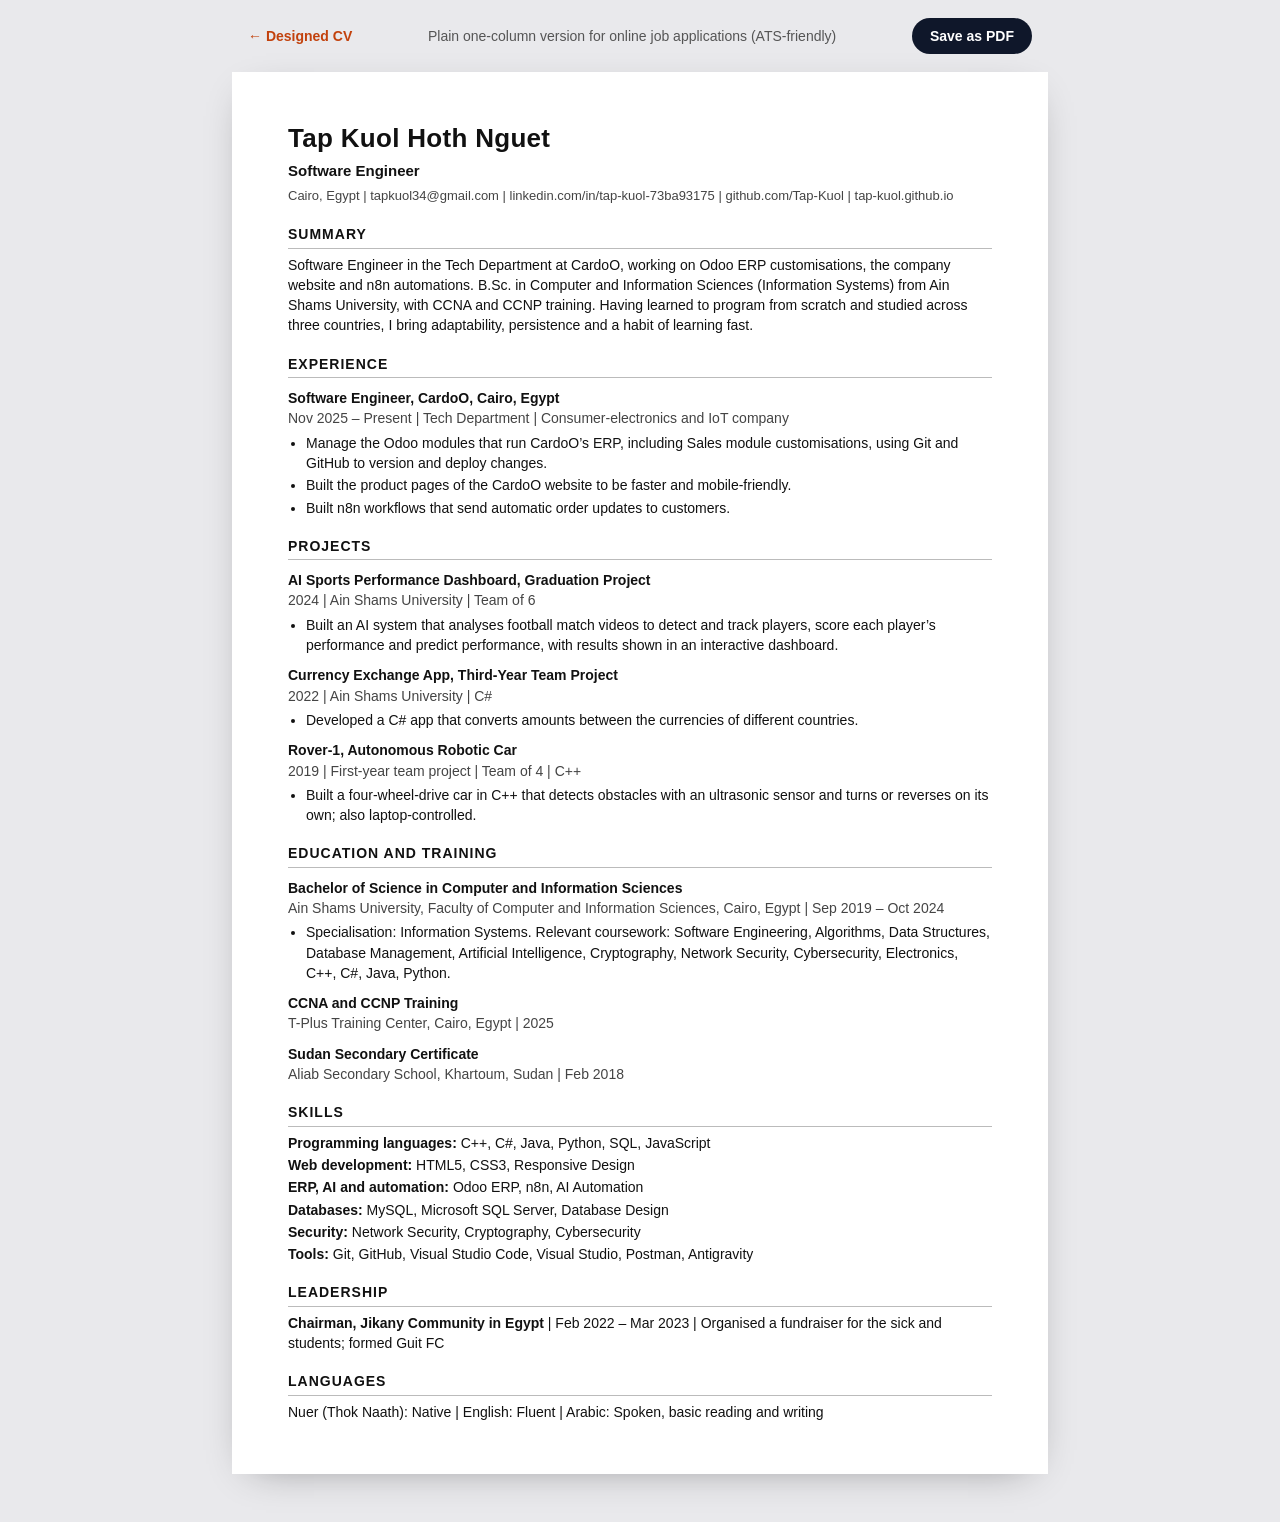
<file: cv-ats.html>
<!doctype html>
<html lang="en">
<head>
<meta charset="utf-8">
<meta name="viewport" content="width=device-width, initial-scale=1">
<title>Tap Kuol Hoth Nguet — CV (ATS version)</title>
<meta name="description" content="Plain, single-column CV of Tap Kuol Hoth Nguet, Software Engineer, formatted for online job applications.">
<meta name="robots" content="noindex">
<link rel="icon" href="favicon.svg" type="image/svg+xml">
<!--
  ATS (applicant tracking system) version of the CV.
  Single column, standard headings, plain text, no icons, tags or tables,
  so job-application software can read every word.
  To make the PDF: open this page, click "Save as PDF", choose "Save as PDF",
  set margins to Default and turn OFF "Headers and footers".
-->
<style>
  :root { --ink: #111; --muted: #444; --rule: #bbb; --bg: #e9e9ec; --link: #0645ad; }
  @media (prefers-color-scheme: dark) { :root:not([data-theme="light"]) { --bg: #1b1d22; } }
  :root[data-theme="dark"] { --bg: #1b1d22; }
  * { box-sizing: border-box; }
  body { margin: 0; background: var(--bg); font-family: Arial, Helvetica, sans-serif; color: var(--ink); }
  .bar { max-width: 816px; margin: 0 auto; padding: 18px 16px; display: flex; justify-content: space-between; align-items: center; gap: 12px; flex-wrap: wrap; font-size: 14px; }
  .bar a { color: #c2410c; text-decoration: none; font-weight: 600; }
  @media (prefers-color-scheme: dark) { :root:not([data-theme="light"]) .bar a { color: #fb923c; } :root:not([data-theme="light"]) .bar span { color: #bbb; } }
  .bar span { color: #555; }
  .bar button { font: inherit; font-weight: 700; border: 0; border-radius: 999px; padding: 10px 18px; background: #0f172a; color: #fff; cursor: pointer; }
  .paper { background: #fff; color: var(--ink); max-width: 816px; margin: 0 auto 48px; padding: 48px 56px; box-shadow: 0 10px 40px -20px rgba(0,0,0,.45); font-size: 14px; line-height: 1.45; }
  h1 { font-size: 26px; margin: 0 0 2px; letter-spacing: .3px; }
  .title { font-size: 15px; font-weight: 700; margin: 0 0 6px; }
  .contact { margin: 0; color: var(--muted); font-size: 13px; }
  .contact a { color: inherit; text-decoration: none; }
  h2 { font-size: 14px; text-transform: uppercase; letter-spacing: 1px; margin: 18px 0 6px; padding-bottom: 3px; border-bottom: 1px solid var(--rule); }
  h3 { font-size: 14px; margin: 10px 0 0; }
  .meta { margin: 0; color: var(--muted); }
  p { margin: 4px 0; }
  ul { margin: 4px 0 0; padding-left: 18px; }
  li { margin: 2px 0; }
  .skills p { margin: 2px 0; }
  @media (max-width: 640px) { .paper { padding: 28px 20px; } }
  @media print {
    @page { size: A4; margin: 11mm 13mm; }
    body { background: #fff; }
    .bar { display: none; }
    .paper { max-width: none; margin: 0; padding: 0; box-shadow: none; font-size: 10pt; line-height: 1.24; }
    h1 { font-size: 18pt; }
    .title { font-size: 11pt; margin-bottom: 3pt; }
    .contact { font-size: 9pt; }
    h2 { font-size: 10pt; margin: 8pt 0 3pt; padding-bottom: 2pt; }
    h3 { font-size: 10pt; margin-top: 4pt; }
    p { margin: 2pt 0; }
    ul { margin-top: 2pt; }
    li { margin: 1pt 0; }
    a { color: inherit; text-decoration: none; }
    h2, h3 { break-after: avoid; }
    li, p { break-inside: avoid; }
  }
</style>
<script>try{var t=localStorage.getItem('theme');if(t==='light'||t==='dark')document.documentElement.setAttribute('data-theme',t)}catch(e){}</script>
</head>
<body>
<div class="bar">
  <a href="cv.html">← Designed CV</a>
  <span>Plain one-column version for online job applications (ATS-friendly)</span>
  <button type="button" onclick="window.print()">Save as PDF</button>
</div>

<main class="paper">
  <h1>Tap Kuol Hoth Nguet</h1>
  <p class="title">Software Engineer</p>
  <p class="contact">Cairo, Egypt | tapkuol34@gmail.com | <a href="https://www.linkedin.com/in/tap-kuol-73ba93175/">linkedin.com/in/tap-kuol-73ba93175</a> | <a href="https://github.com/Tap-Kuol">github.com/Tap-Kuol</a> | <a href="https://tap-kuol.github.io/">tap-kuol.github.io</a></p>

  <h2>Summary</h2>
  <p>Software Engineer in the Tech Department at CardoO, working on Odoo ERP customisations, the company website and n8n automations. B.Sc. in Computer and Information Sciences (Information Systems) from Ain Shams University, with CCNA and CCNP training. Having learned to program from scratch and studied across three countries, I bring adaptability, persistence and a habit of learning fast.</p>

  <h2>Experience</h2>
  <h3>Software Engineer, CardoO, Cairo, Egypt</h3>
  <p class="meta">Nov 2025 – Present | Tech Department | Consumer-electronics and IoT company</p>
  <ul>
    <li>Manage the Odoo modules that run CardoO’s ERP, including Sales module customisations, using Git and GitHub to version and deploy changes.</li>
    <li>Built the product pages of the CardoO website to be faster and mobile-friendly.</li>
    <li>Built n8n workflows that send automatic order updates to customers.</li>
  </ul>

  <h2>Projects</h2>
  <h3>AI Sports Performance Dashboard, Graduation Project</h3>
  <p class="meta">2024 | Ain Shams University | Team of 6</p>
  <ul>
    <li>Built an AI system that analyses football match videos to detect and track players, score each player’s performance and predict performance, with results shown in an interactive dashboard.</li>
  </ul>
  <h3>Currency Exchange App, Third-Year Team Project</h3>
  <p class="meta">2022 | Ain Shams University | C#</p>
  <ul>
    <li>Developed a C# app that converts amounts between the currencies of different countries.</li>
  </ul>
  <h3>Rover-1, Autonomous Robotic Car</h3>
  <p class="meta">2019 | First-year team project | Team of 4 | C++</p>
  <ul>
    <li>Built a four-wheel-drive car in C++ that detects obstacles with an ultrasonic sensor and turns or reverses on its own; also laptop-controlled.</li>
  </ul>

  <h2>Education and Training</h2>
  <h3>Bachelor of Science in Computer and Information Sciences</h3>
  <p class="meta">Ain Shams University, Faculty of Computer and Information Sciences, Cairo, Egypt | Sep 2019 – Oct 2024</p>
  <ul>
    <li>Specialisation: Information Systems. Relevant coursework: Software Engineering, Algorithms, Data Structures, Database Management, Artificial Intelligence, Cryptography, Network Security, Cybersecurity, Electronics, C++, C#, Java, Python.</li>
  </ul>
  <h3>CCNA and CCNP Training</h3>
  <p class="meta">T-Plus Training Center, Cairo, Egypt | 2025</p>
  <h3>Sudan Secondary Certificate</h3>
  <p class="meta">Aliab Secondary School, Khartoum, Sudan | Feb 2018</p>

  <h2>Skills</h2>
  <div class="skills">
    <p><strong>Programming languages:</strong> C++, C#, Java, Python, SQL, JavaScript</p>
    <p><strong>Web development:</strong> HTML5, CSS3, Responsive Design</p>
    <p><strong>ERP, AI and automation:</strong> Odoo ERP, n8n, AI Automation</p>
    <p><strong>Databases:</strong> MySQL, Microsoft SQL Server, Database Design</p>
    <p><strong>Security:</strong> Network Security, Cryptography, Cybersecurity</p>
    <p><strong>Tools:</strong> Git, GitHub, Visual Studio Code, Visual Studio, Postman, Antigravity</p>  </div>

  <h2>Leadership</h2>
  <p><strong>Chairman, Jikany Community in Egypt</strong> | Feb 2022 – Mar 2023 | Organised a fundraiser for the sick and students; formed Guit FC</p>

  <h2>Languages</h2>
  <p>Nuer (Thok Naath): Native | English: Fluent | Arabic: Spoken, basic reading and writing</p>
</main>
</body>
</html>
</file>
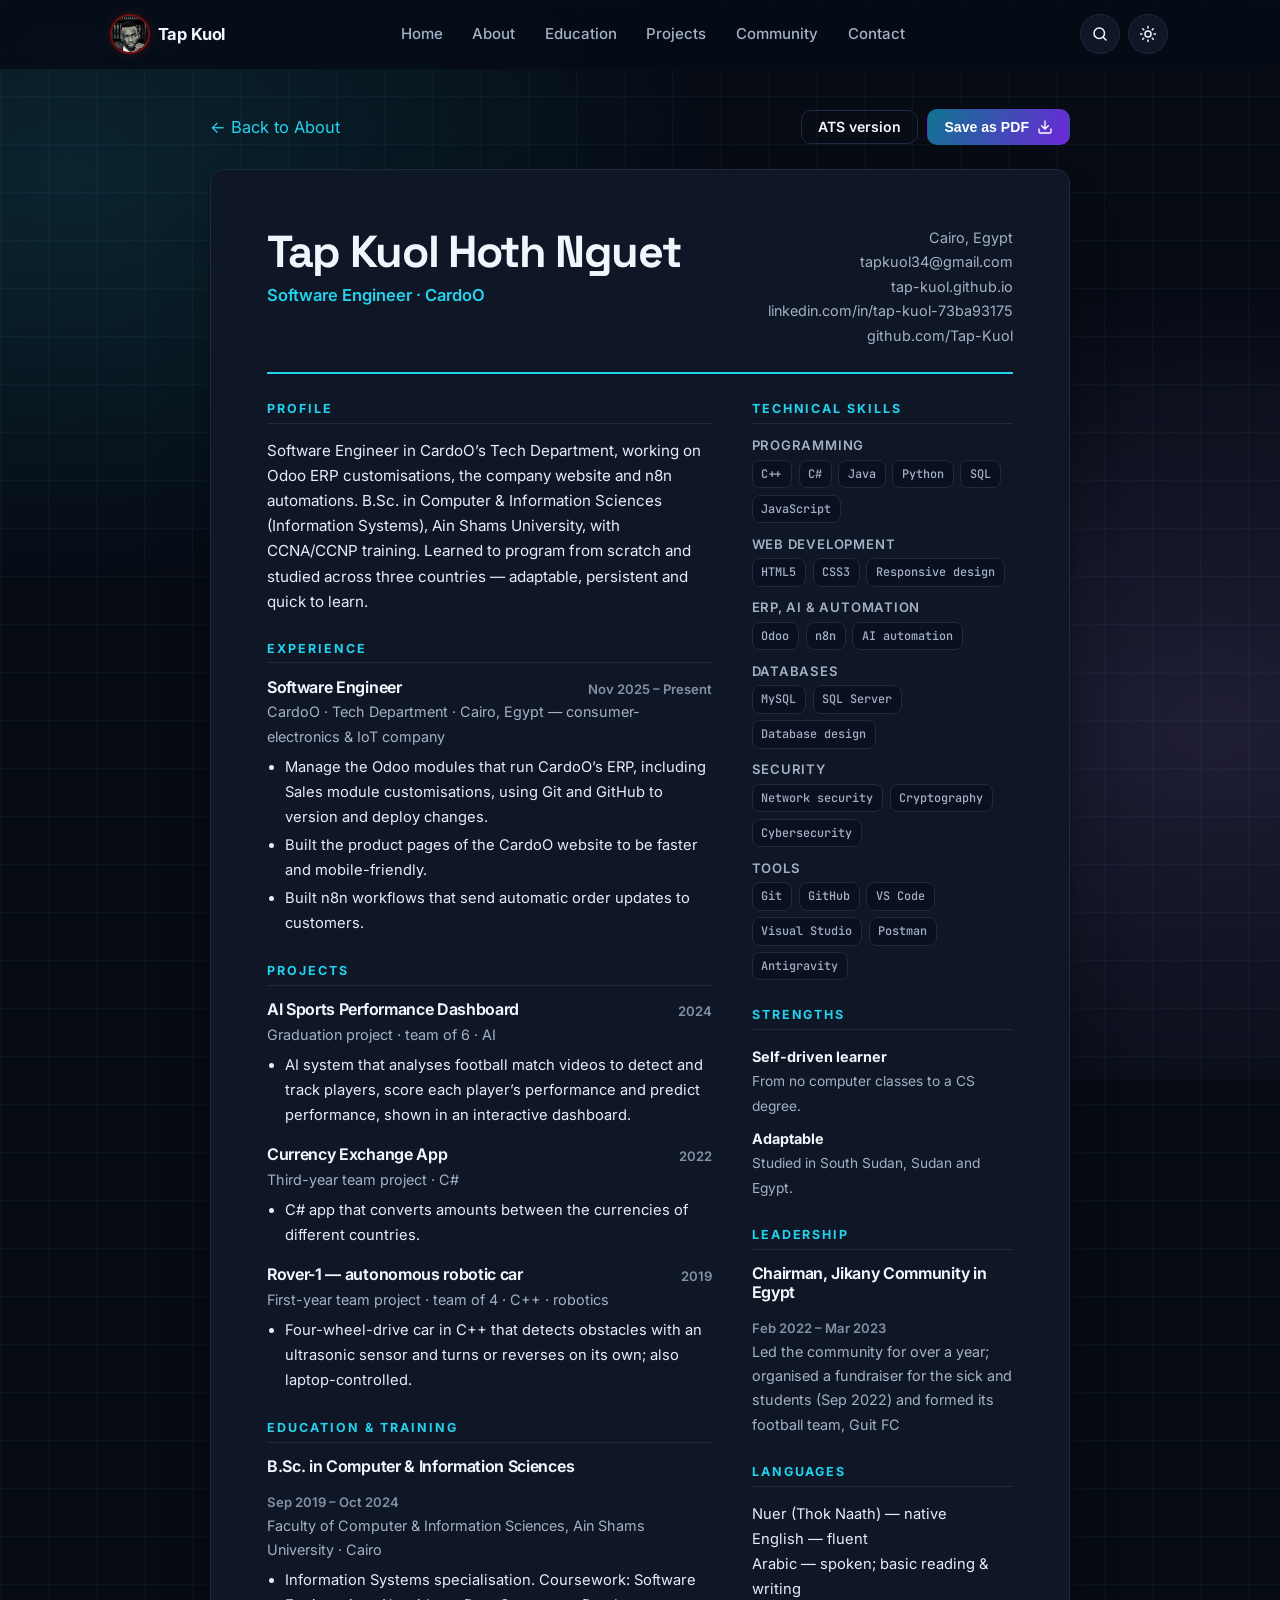
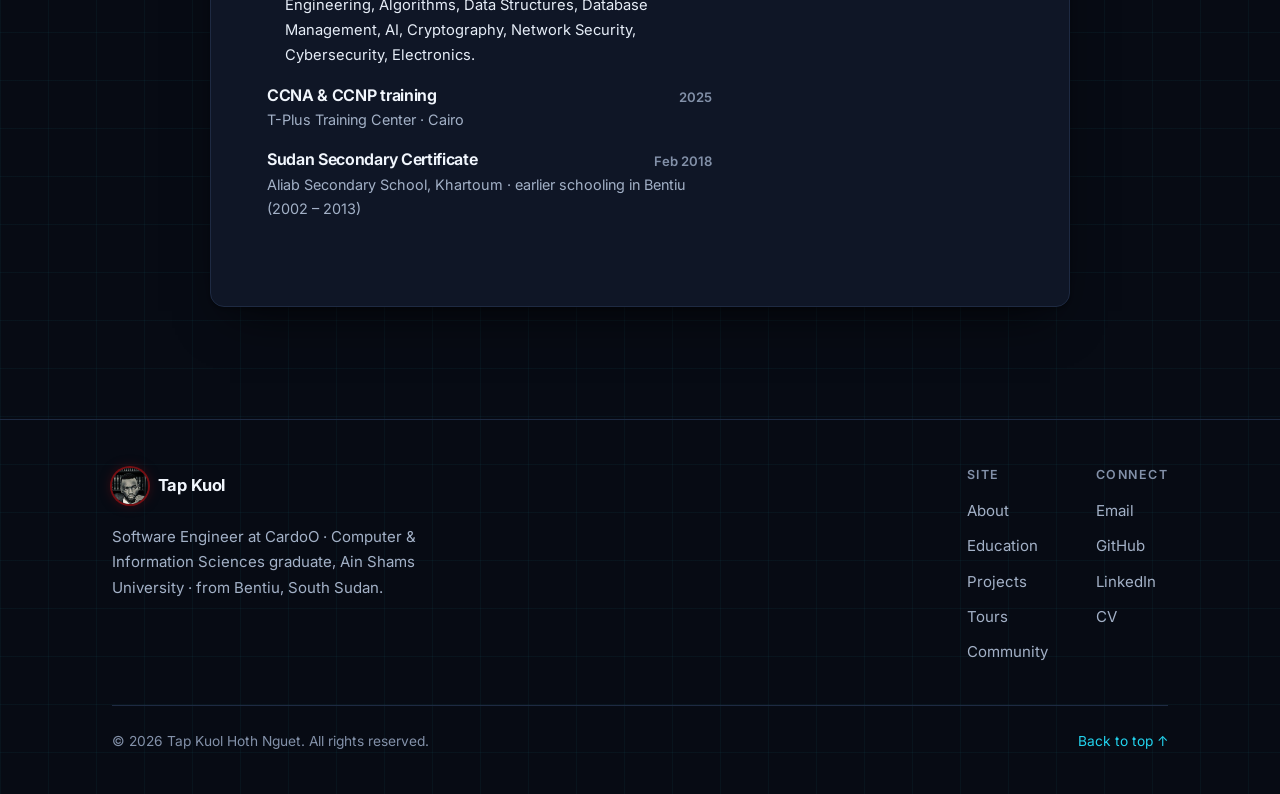
<file: cv.html>
<!doctype html>
<html lang="en" class="no-js">
<head>
<meta charset="utf-8">
<meta name="viewport" content="width=device-width, initial-scale=1">
<title>CV — Tap Kuol Hoth Nguet</title>
<meta name="description" content="Curriculum vitae of Tap Kuol Hoth Nguet, Software Engineer at CardoO.">
<meta name="theme-color" content="#070b14">
<meta property="og:type" content="profile">
<meta property="og:site_name" content="Tap Kuol Hoth Nguet">
<meta property="og:title" content="CV — Tap Kuol Hoth Nguet">
<meta property="og:description" content="Curriculum vitae of Tap Kuol Hoth Nguet, Software Engineer at CardoO.">
<meta property="og:image" content="https://tap-kuol.github.io/images/og-image.jpg">
<meta property="og:url" content="https://tap-kuol.github.io/cv.html">
<meta name="twitter:card" content="summary_large_image">
<link rel="canonical" href="https://tap-kuol.github.io/cv.html">
<link rel="icon" href="favicon.svg" type="image/svg+xml">
<link rel="preconnect" href="https://fonts.googleapis.com">
<link rel="preconnect" href="https://fonts.gstatic.com" crossorigin>
<link rel="stylesheet" href="https://fonts.googleapis.com/css2?family=Fraunces:ital,opsz,wght@0,9..144,500;0,9..144,600;1,9..144,500&family=Space+Grotesk:wght@600;700&family=JetBrains+Mono:wght@400;500;700&family=Inter:wght@400;500;600;700&display=swap">
<link rel="stylesheet" href="css/style.css?v=5">
<link rel="stylesheet" href="css/theme.css?v=15" media="screen">
<script>(function(){var t;try{t=localStorage.getItem('theme')}catch(e){}document.documentElement.setAttribute('data-theme',t==='light'?'light':'dark')})()</script>
<script src="js/main.js?v=5" defer></script>
<script src="js/theme.js?v=11" defer></script>
<script src="js/tech.js?v=7" defer></script>
</head>
<body>
<a class="skip-link" href="#main">Skip to content</a>

<header class="site-header">
  <nav class="container nav" aria-label="Main">
    <a class="brand" href="index.html"><span class="brand-mark"><img src="images/avatar.jpg?v=4" width="36" height="36" alt=""></span>Tap Kuol</a>
    <ul class="nav-links">
      <li><a href="index.html">Home</a></li>
      <li><a href="about.html">About</a></li>
      <li><a href="education.html">Education</a></li>
      <li><a href="projects.html">Projects</a></li>
      <li><a href="community.html">Community</a></li>
      <li><a href="index.html#contact">Contact</a></li>
    </ul>
    <div class="nav-actions">
      <button class="icon-btn" type="button" data-cmd aria-label="Open command menu" title="Command menu (Ctrl+K)"><svg viewBox="0 0 24 24" fill="none" stroke="currentColor" stroke-width="2" stroke-linecap="round" aria-hidden="true"><circle cx="11" cy="11" r="7"/><path d="m20 20-4-4"/></svg></button>
      <button class="icon-btn theme-toggle" type="button" aria-label="Toggle dark mode">
        <svg class="icon-moon" viewBox="0 0 24 24" fill="none" stroke="currentColor" stroke-width="2" stroke-linecap="round" stroke-linejoin="round" aria-hidden="true"><path d="M21 12.8A9 9 0 1 1 11.2 3a7 7 0 0 0 9.8 9.8z"/></svg>
        <svg class="icon-sun" viewBox="0 0 24 24" fill="none" stroke="currentColor" stroke-width="2" stroke-linecap="round" stroke-linejoin="round" aria-hidden="true"><circle cx="12" cy="12" r="4"/><path d="M12 2v2M12 20v2M4.93 4.93l1.41 1.41M17.66 17.66l1.41 1.41M2 12h2M20 12h2M4.93 19.07l1.41-1.41M17.66 6.34l1.41-1.41"/></svg>
      </button>
      <button class="icon-btn menu-toggle" type="button" aria-label="Open menu" aria-expanded="false">
        <svg viewBox="0 0 24 24" fill="none" stroke="currentColor" stroke-width="2" stroke-linecap="round" aria-hidden="true"><path d="M4 7h16M4 12h16M4 17h16"/></svg>
      </button>
    </div>
  </nav>
</header>

<main id="main">
  <section class="section" style="padding-top:2.5rem">
    <div class="container">
      <div class="cv-toolbar" style="max-width:860px;margin-left:auto;margin-right:auto">
        <a class="link-arrow" href="about.html">← Back to About</a>
        <span style="display:flex;gap:.6rem;flex-wrap:wrap;align-items:center">
        <a class="btn btn-ghost btn-sm" href="cv-ats.html" title="Plain one-column version for online job applications">ATS version</a>
        <button class="btn btn-primary btn-sm" type="button" data-print>
          Save as PDF
          <svg viewBox="0 0 24 24" fill="none" stroke="currentColor" stroke-width="2" stroke-linecap="round" stroke-linejoin="round" aria-hidden="true"><path d="M21 15v4a2 2 0 0 1-2 2H5a2 2 0 0 1-2-2v-4M7 10l5 5 5-5M12 15V3"/></svg>
        </button>
        </span>
      </div>

      <!-- Edit this CV, then click "Save as PDF" (choose "Save as PDF" in the print dialog, turn off headers/footers). -->
      <article class="cv-paper">
        <header class="cv-head">
          <div>
            <h1>Tap Kuol Hoth Nguet</h1>
            <p class="cv-role">Software Engineer · CardoO</p>
          </div>
          <ul class="cv-contact">
            <li>Cairo, Egypt</li>
            <li>tapkuol34@gmail.com</li>
            <li>tap-kuol.github.io</li>
            <li>linkedin.com/in/tap-kuol-73ba93175</li>
            <li>github.com/Tap-Kuol</li>
          </ul>
        </header>

        <div class="cv-cols">
          <div>
            <section class="cv-section">
              <h2>Profile</h2>
              <p class="cv-summary">Software Engineer in CardoO’s Tech Department, working on Odoo ERP customisations, the company website and n8n automations. B.Sc. in Computer &amp; Information Sciences (Information Systems), Ain Shams University, with CCNA/CCNP training. Learned to program from scratch and studied across three countries — adaptable, persistent and quick to learn.</p>
            </section>

            <section class="cv-section">
              <h2>Experience</h2>
              <div class="cv-item">
                <div class="cv-item-top"><h3>Software Engineer</h3><span class="when">Nov 2025 – Present</span></div>
                <div class="where">CardoO · Tech Department · Cairo, Egypt — consumer-electronics &amp; IoT company</div>
                <ul>
                  <li>Manage the Odoo modules that run CardoO’s ERP, including Sales module customisations, using Git and GitHub to version and deploy changes.</li>
                  <li>Built the product pages of the CardoO website to be faster and mobile-friendly.</li>
                  <li>Built n8n workflows that send automatic order updates to customers.</li>
                </ul>
              </div>

            </section>

            <section class="cv-section">
              <h2>Projects</h2>
              <div class="cv-item">
                <div class="cv-item-top"><h3>AI Sports Performance Dashboard</h3><span class="when">2024</span></div>
                <div class="where">Graduation project · team of 6 · AI</div>
                <ul>
                  <li>AI system that analyses football match videos to detect and track players, score each player’s performance and predict performance, shown in an interactive dashboard.</li>
                </ul>
              </div>
              <div class="cv-item">
                <div class="cv-item-top"><h3>Currency Exchange App</h3><span class="when">2022</span></div>
                <div class="where">Third-year team project · C#</div>
                <ul>
                  <li>C# app that converts amounts between the currencies of different countries.</li>
                </ul>
              </div>
              <div class="cv-item">
                <div class="cv-item-top"><h3>Rover-1 — autonomous robotic car</h3><span class="when">2019</span></div>
                <div class="where">First-year team project · team of 4 · C++ · robotics</div>
                <ul>
                  <li>Four-wheel-drive car in C++ that detects obstacles with an ultrasonic sensor and turns or reverses on its own; also laptop-controlled.</li>
                </ul>
              </div>
            </section>



            <section class="cv-section">
              <h2>Education &amp; training</h2>
              <div class="cv-item">
                <div class="cv-item-top"><h3>B.Sc. in Computer &amp; Information Sciences</h3><span class="when">Sep 2019 – Oct 2024</span></div>
                <div class="where">Faculty of Computer &amp; Information Sciences, Ain Shams University · Cairo</div>
                <ul>
                  <li>Information Systems specialisation. Coursework: Software Engineering, Algorithms, Data Structures, Database Management, AI, Cryptography, Network Security, Cybersecurity, Electronics.</li>
                </ul>
              </div>
              <div class="cv-item">
                <div class="cv-item-top"><h3>CCNA &amp; CCNP training</h3><span class="when">2025</span></div>
                <div class="where">T-Plus Training Center · Cairo</div>
              </div>
              <div class="cv-item">
                <div class="cv-item-top"><h3>Sudan Secondary Certificate</h3><span class="when">Feb 2018</span></div>
                <div class="where">Aliab Secondary School, Khartoum · earlier schooling in Bentiu (2002 – 2013)</div>
              </div>
            </section>
          </div>

          <div>
            <section class="cv-section">
              <h2>Technical skills</h2>
              <div class="cv-group">
                <h3>Programming</h3>
                <ul class="tags"><li class="tag">C++</li><li class="tag">C#</li><li class="tag">Java</li><li class="tag">Python</li><li class="tag">SQL</li><li class="tag">JavaScript</li></ul>
              </div>
              <div class="cv-group">
                <h3>Web development</h3>
                <ul class="tags"><li class="tag">HTML5</li><li class="tag">CSS3</li><li class="tag">Responsive design</li></ul>
              </div>
              <div class="cv-group">
                <h3>ERP, AI &amp; automation</h3>
                <ul class="tags"><li class="tag">Odoo</li><li class="tag">n8n</li><li class="tag">AI automation</li></ul>
              </div>
              <div class="cv-group">
                <h3>Databases</h3>
                <ul class="tags"><li class="tag">MySQL</li><li class="tag">SQL Server</li><li class="tag">Database design</li></ul>
              </div>
              <div class="cv-group">
                <h3>Security</h3>
                <ul class="tags"><li class="tag">Network security</li><li class="tag">Cryptography</li><li class="tag">Cybersecurity</li></ul>
              </div>
              <div class="cv-group">
                <h3>Tools</h3>
                <ul class="tags"><li class="tag">Git</li><li class="tag">GitHub</li><li class="tag">VS Code</li><li class="tag">Visual Studio</li><li class="tag">Postman</li><li class="tag">Antigravity</li></ul>
              </div>            </section>



            <section class="cv-section">
              <h2>Strengths</h2>
              <ul class="cv-strengths">
                <li><strong>Self-driven learner</strong><span>From no computer classes to a CS degree.</span></li>
                <li><strong>Adaptable</strong><span>Studied in South Sudan, Sudan and Egypt.</span></li>
              </ul>
            </section>

            <section class="cv-section">
              <h2>Leadership</h2>
              <div class="cv-item">
                <div class="cv-item-top"><h3>Chairman, Jikany Community in Egypt</h3><span class="when">Feb 2022 – Mar 2023</span></div>
                <div class="where">Led the community for over a year; organised a fundraiser for the sick and students (Sep 2022) and formed its football team, Guit FC</div>
              </div>
            </section>

            <section class="cv-section">
              <h2>Languages</h2>
              <div class="cv-item"><p>Nuer (Thok Naath) — native<br>English — fluent<br>Arabic — spoken; basic reading &amp; writing</p></div>
            </section>
          </div>
        </div>
</article>
    </div>
  </section>
</main>

<footer class="site-footer">
  <div class="container">
    <div class="footer-grid">
      <div>
        <a class="brand" href="index.html"><span class="brand-mark"><img src="images/avatar.jpg?v=4" width="36" height="36" alt=""></span>Tap Kuol</a>
        <p>Software Engineer at CardoO · Computer &amp; Information Sciences graduate, Ain Shams University · from Bentiu, South Sudan.</p>
      </div>
      <div class="footer-nav">
        <div><h4>Site</h4><ul><li><a href="about.html">About</a></li><li><a href="education.html">Education</a></li><li><a href="projects.html">Projects</a></li><li><a href="tours.html">Tours</a></li><li><a href="community.html">Community</a></li></ul></div>
        <div><h4>Connect</h4><ul><li><a href="mailto:tapkuol34@gmail.com">Email</a></li><li><a href="https://github.com/Tap-Kuol">GitHub</a></li><li><a href="https://www.linkedin.com/in/tap-kuol-73ba93175/">LinkedIn</a></li><li><a href="cv.html">CV</a></li></ul></div>
      </div>
    </div>
    <div class="footer-bottom">
      <span>© <span data-current-year>2026</span> Tap Kuol Hoth Nguet. All rights reserved.</span>
      <a href="#main">Back to top ↑</a>
    </div>
  </div>
</footer>
</body>
</html>
</file>
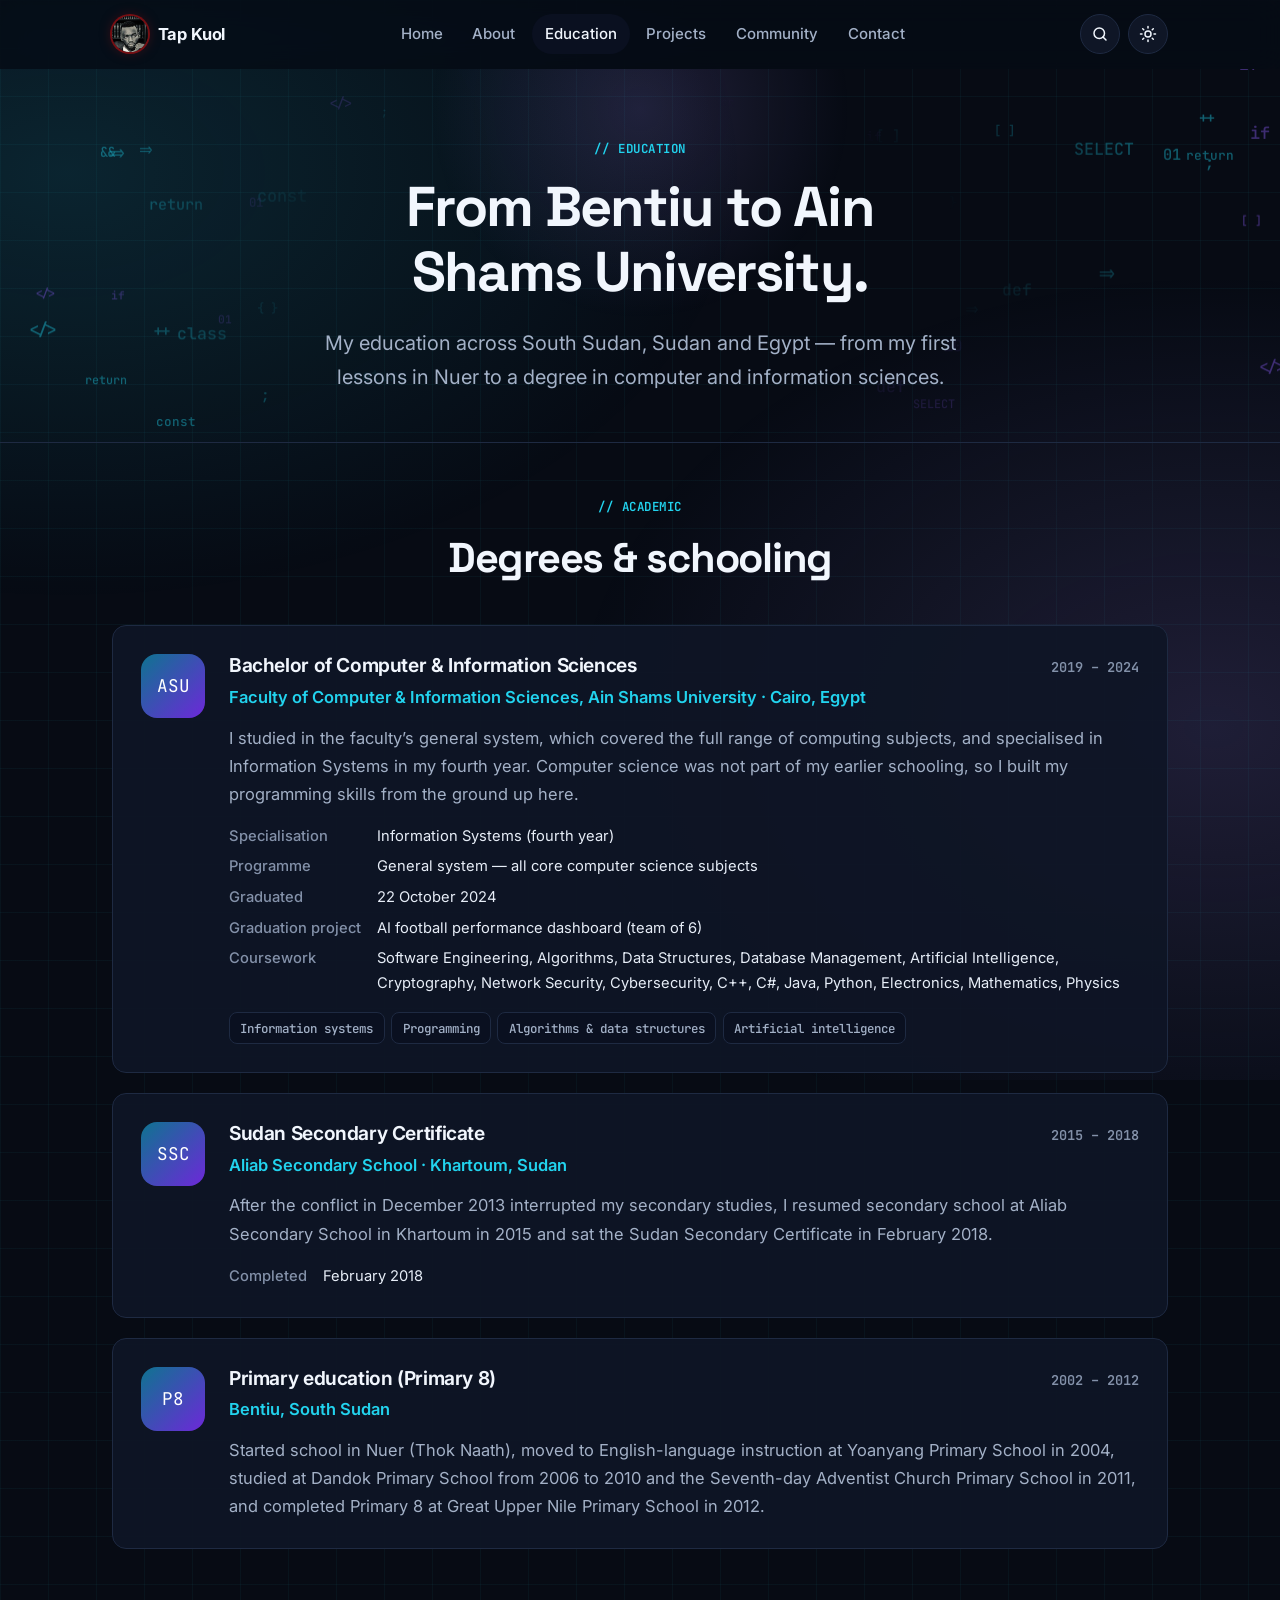
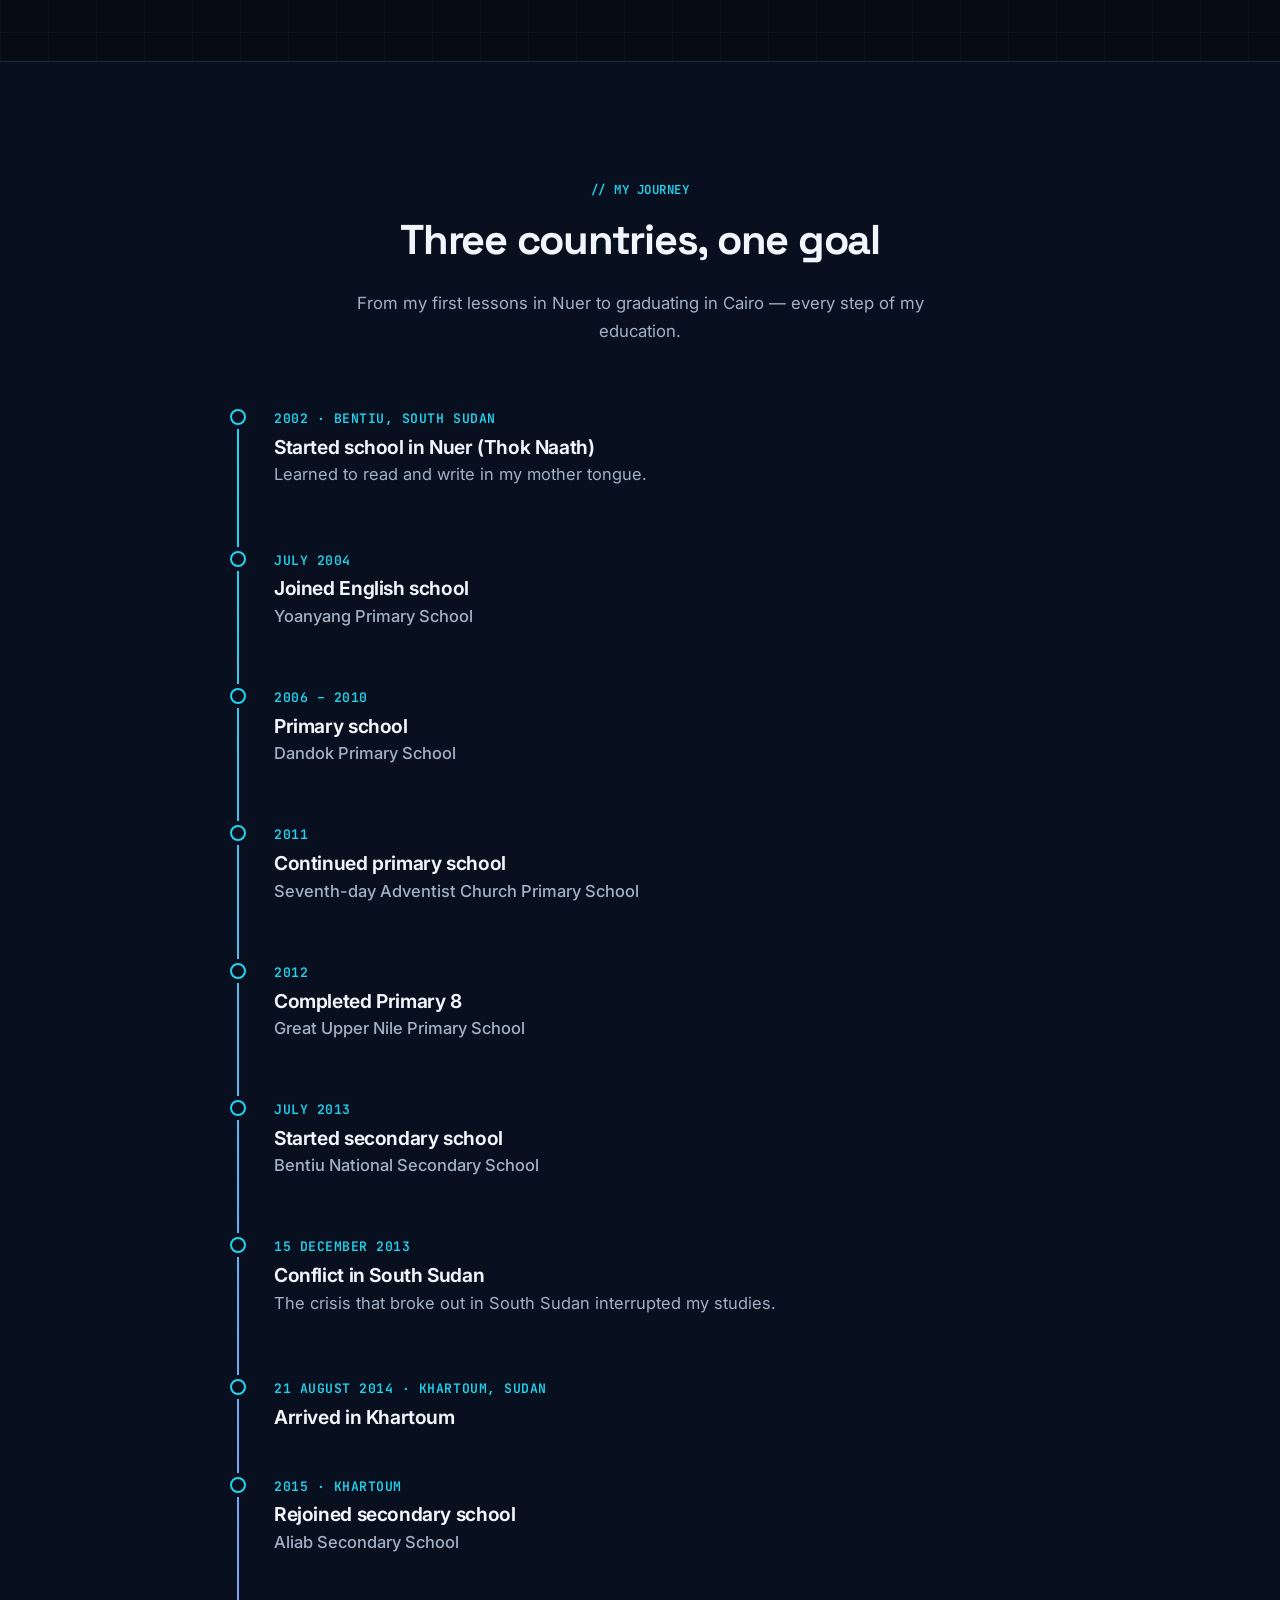
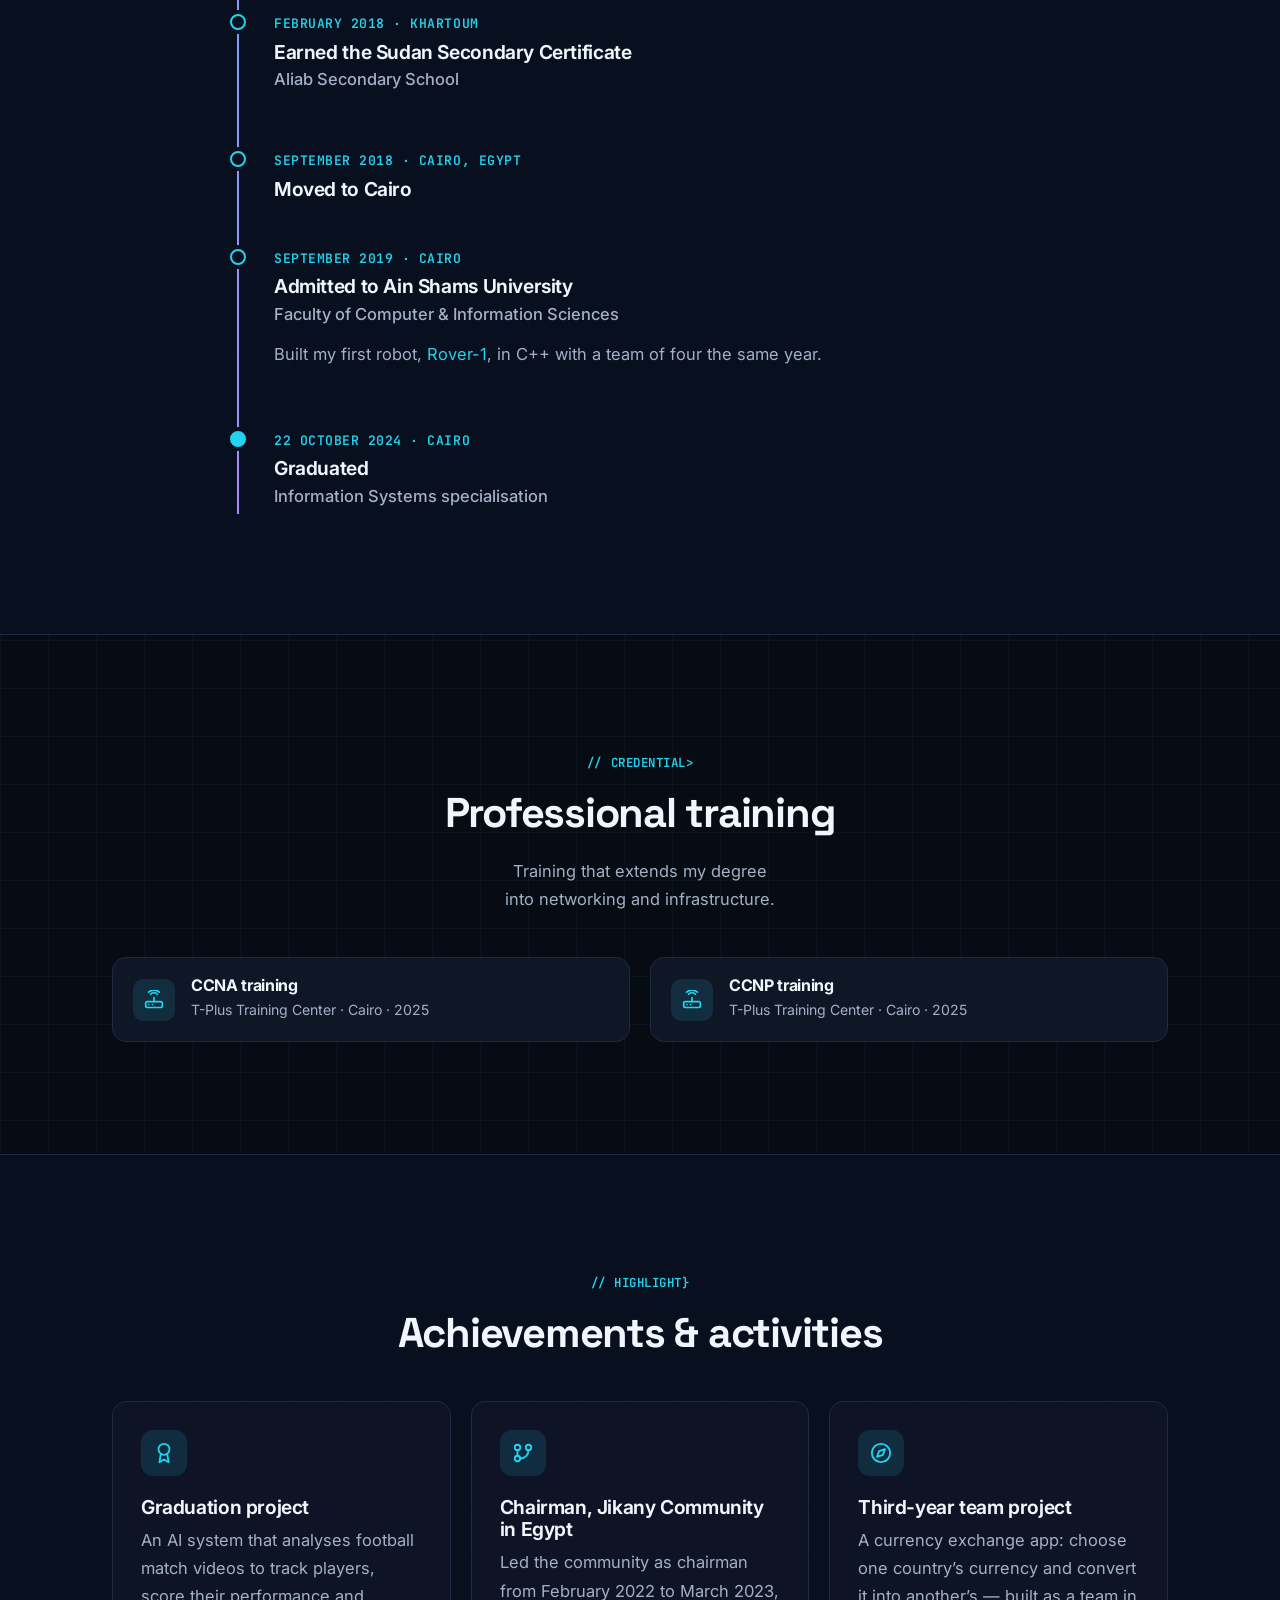
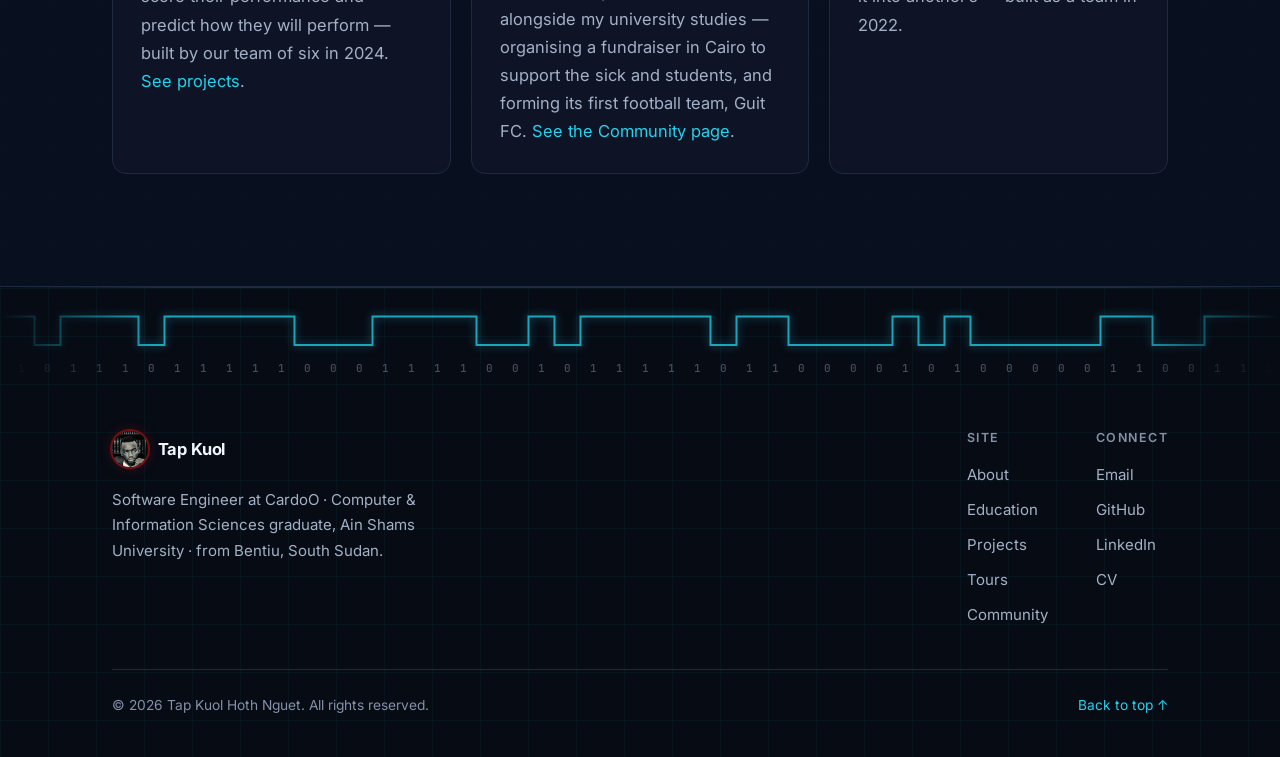
<file: education.html>
<!doctype html>
<html lang="en" class="no-js">
<head>
<meta charset="utf-8">
<meta name="viewport" content="width=device-width, initial-scale=1">
<title>Education — Tap Kuol Hoth Nguet</title>
<meta name="description" content="Education, certifications and achievements of Tap Kuol Hoth Nguet.">
<meta name="theme-color" content="#070b14">
<meta property="og:type" content="website">
<meta property="og:site_name" content="Tap Kuol Hoth Nguet">
<meta property="og:title" content="Education — Tap Kuol Hoth Nguet">
<meta property="og:description" content="Education, certifications and achievements of Tap Kuol Hoth Nguet.">
<meta property="og:image" content="https://tap-kuol.github.io/images/og-image.jpg">
<meta property="og:url" content="https://tap-kuol.github.io/education.html">
<meta name="twitter:card" content="summary_large_image">
<link rel="canonical" href="https://tap-kuol.github.io/education.html">
<link rel="icon" href="favicon.svg" type="image/svg+xml">
<link rel="preconnect" href="https://fonts.googleapis.com">
<link rel="preconnect" href="https://fonts.gstatic.com" crossorigin>
<link rel="stylesheet" href="https://fonts.googleapis.com/css2?family=Space+Grotesk:wght@600;700&family=JetBrains+Mono:wght@400;500;700&family=Inter:wght@400;500;600;700&display=swap">
<link rel="stylesheet" href="css/style.css?v=5">
<link rel="stylesheet" href="css/theme.css?v=15">
<script>(function(){var t;try{t=localStorage.getItem('theme')}catch(e){}document.documentElement.setAttribute('data-theme',t==='light'?'light':'dark')})()</script>
<script src="js/main.js?v=5" defer></script>
<script src="js/theme.js?v=11" defer></script>
<script src="js/tech.js?v=7" defer></script>
<script src="js/binary.js?v=5" defer></script>
</head>
<body>
<a class="skip-link" href="#main">Skip to content</a>

<header class="site-header">
  <nav class="container nav" aria-label="Main">
    <a class="brand" href="index.html"><span class="brand-mark"><img src="images/avatar.jpg?v=4" width="36" height="36" alt=""></span>Tap Kuol</a>
    <ul class="nav-links">
      <li><a href="index.html">Home</a></li>
      <li><a href="about.html">About</a></li>
      <li><a href="education.html" aria-current="page">Education</a></li>
      <li><a href="projects.html">Projects</a></li>
      <li><a href="community.html">Community</a></li>
      <li><a href="index.html#contact">Contact</a></li>
    </ul>
    <div class="nav-actions">
      <button class="icon-btn" type="button" data-cmd aria-label="Open command menu" title="Command menu (Ctrl+K)"><svg viewBox="0 0 24 24" fill="none" stroke="currentColor" stroke-width="2" stroke-linecap="round" aria-hidden="true"><circle cx="11" cy="11" r="7"/><path d="m20 20-4-4"/></svg></button>
      <button class="icon-btn theme-toggle" type="button" aria-label="Toggle dark mode">
        <svg class="icon-moon" viewBox="0 0 24 24" fill="none" stroke="currentColor" stroke-width="2" stroke-linecap="round" stroke-linejoin="round" aria-hidden="true"><path d="M21 12.8A9 9 0 1 1 11.2 3a7 7 0 0 0 9.8 9.8z"/></svg>
        <svg class="icon-sun" viewBox="0 0 24 24" fill="none" stroke="currentColor" stroke-width="2" stroke-linecap="round" stroke-linejoin="round" aria-hidden="true"><circle cx="12" cy="12" r="4"/><path d="M12 2v2M12 20v2M4.93 4.93l1.41 1.41M17.66 17.66l1.41 1.41M2 12h2M20 12h2M4.93 19.07l1.41-1.41M17.66 6.34l1.41-1.41"/></svg>
      </button>
      <button class="icon-btn menu-toggle" type="button" aria-label="Open menu" aria-expanded="false">
        <svg viewBox="0 0 24 24" fill="none" stroke="currentColor" stroke-width="2" stroke-linecap="round" aria-hidden="true"><path d="M4 7h16M4 12h16M4 17h16"/></svg>
      </button>
    </div>
  </nav>
</header>

<main id="main">
  <section class="page-header">
    <canvas class="neural" data-neural="code" aria-hidden="true"></canvas>
    <div class="container reveal">
      <span class="eyebrow">Education</span>
      <h1>From Bentiu to Ain Shams University.</h1>
      <p class="lead">My education across South Sudan, Sudan and Egypt — from my first lessons in Nuer to a degree in computer and information sciences.</p>
    </div>
  </section>

  <!-- Degrees -->
  <section class="section">
    <div class="container">
      <div class="section-head reveal">
        <div>
          <span class="eyebrow">Academic</span>
          <h2>Degrees &amp; schooling</h2>
        </div>
      </div>
      <div class="grid">
        <article class="card edu-card reveal">
          <div class="edu-badge">ASU</div>
          <div>
            <div class="edu-top">
              <h3>Bachelor of Computer &amp; Information Sciences</h3>
              <span class="edu-years">2019 – 2024</span>
            </div>
            <div class="edu-school"><a href="https://cis.asu.edu.eg/" target="_blank" rel="noopener">Faculty of Computer &amp; Information Sciences, Ain Shams University</a> · Cairo, Egypt</div>
            <p>I studied in the faculty’s general system, which covered the full range of computing subjects, and specialised in Information Systems in my fourth year. Computer science was not part of my earlier schooling, so I built my programming skills from the ground up here.</p>
            <dl>
              <dt>Specialisation</dt><dd>Information Systems (fourth year)</dd>
              <dt>Programme</dt><dd>General system — all core computer science subjects</dd>
              <dt>Graduated</dt><dd>22 October 2024</dd>
              <dt>Graduation project</dt><dd>AI football performance dashboard (team of 6)</dd>
              <dt>Coursework</dt><dd>Software Engineering, Algorithms, Data Structures, Database Management, Artificial Intelligence, Cryptography, Network Security, Cybersecurity, C++, C#, Java, Python, Electronics, Mathematics, Physics</dd>
            </dl>
            <ul class="tags"><li class="tag">Information systems</li><li class="tag">Programming</li><li class="tag">Algorithms &amp; data structures</li><li class="tag">Artificial intelligence</li></ul>
          </div>
        </article>
        <article class="card edu-card reveal">
          <div class="edu-badge">SSC</div>
          <div>
            <div class="edu-top">
              <h3>Sudan Secondary Certificate</h3>
              <span class="edu-years">2015 – 2018</span>
            </div>
            <div class="edu-school">Aliab Secondary School · Khartoum, Sudan</div>
            <p>After the conflict in December 2013 interrupted my secondary studies, I resumed secondary school at Aliab Secondary School in Khartoum in 2015 and sat the Sudan Secondary Certificate in February 2018.</p>
            <dl>
              <dt>Completed</dt><dd>February 2018</dd>
            </dl>
          </div>
        </article>
        <article class="card edu-card reveal">
          <div class="edu-badge">P8</div>
          <div>
            <div class="edu-top">
              <h3>Primary education (Primary 8)</h3>
              <span class="edu-years">2002 – 2012</span>
            </div>
            <div class="edu-school">Bentiu, South Sudan</div>
            <p>Started school in Nuer (Thok Naath), moved to English-language instruction at Yoanyang Primary School in 2004, studied at Dandok Primary School from 2006 to 2010 and the Seventh-day Adventist Church Primary School in 2011, and completed Primary 8 at Great Upper Nile Primary School in 2012.</p>
          </div>
        </article>
      </div>
    </div>
  </section>

  <!-- Education journey -->
  <section class="section section-alt">
    <div class="container split split-center">
      <div class="reveal">
        <span class="eyebrow">My journey</span>
        <h2>Three countries, one goal</h2>
        <p class="lead" style="font-size:1.05rem">From my first lessons in Nuer to graduating in Cairo — every step of my education.</p>
      </div>
      <ol class="timeline reveal">
        <li class="timeline-item">
          <span class="timeline-date">2002 · Bentiu, South Sudan</span>
          <h3>Started school in Nuer (Thok Naath)</h3>
          <p>Learned to read and write in my mother tongue.</p>
        </li>
        <li class="timeline-item">
          <span class="timeline-date">July 2004</span>
          <h3>Joined English school</h3>
          <div class="timeline-org">Yoanyang Primary School</div>
        </li>
        <li class="timeline-item">
          <span class="timeline-date">2006 – 2010</span>
          <h3>Primary school</h3>
          <div class="timeline-org">Dandok Primary School</div>
        </li>
        <li class="timeline-item">
          <span class="timeline-date">2011</span>
          <h3>Continued primary school</h3>
          <div class="timeline-org">Seventh-day Adventist Church Primary School</div>
        </li>
        <li class="timeline-item">
          <span class="timeline-date">2012</span>
          <h3>Completed Primary 8</h3>
          <div class="timeline-org">Great Upper Nile Primary School</div>
        </li>
        <li class="timeline-item">
          <span class="timeline-date">July 2013</span>
          <h3>Started secondary school</h3>
          <div class="timeline-org">Bentiu National Secondary School</div>
        </li>
        <li class="timeline-item">
          <span class="timeline-date">15 December 2013</span>
          <h3>Conflict in South Sudan</h3>
          <p>The crisis that broke out in South Sudan interrupted my studies.</p>
        </li>
        <li class="timeline-item">
          <span class="timeline-date">21 August 2014 · Khartoum, Sudan</span>
          <h3>Arrived in Khartoum</h3>
        </li>
        <li class="timeline-item">
          <span class="timeline-date">2015 · Khartoum</span>
          <h3>Rejoined secondary school</h3>
          <div class="timeline-org">Aliab Secondary School</div>
        </li>
        <li class="timeline-item">
          <span class="timeline-date">February 2018 · Khartoum</span>
          <h3>Earned the Sudan Secondary Certificate</h3>
          <div class="timeline-org">Aliab Secondary School</div>
        </li>
        <li class="timeline-item">
          <span class="timeline-date">September 2018 · Cairo, Egypt</span>
          <h3>Moved to Cairo</h3>
        </li>
        <li class="timeline-item">
          <span class="timeline-date">September 2019 · Cairo</span>
          <h3>Admitted to Ain Shams University</h3>
          <div class="timeline-org">Faculty of Computer &amp; Information Sciences</div>
          <p>Built my first robot, <a href="projects.html">Rover-1</a>, in C++ with a team of four the same year.</p>
        </li>
        <li class="timeline-item current">
          <span class="timeline-date">22 October 2024 · Cairo</span>
          <h3>Graduated</h3>
          <div class="timeline-org">Information Systems specialisation</div>
        </li>
      </ol>
    </div>
  </section>

  <!-- Certifications -->
  <section class="section">
    <div class="container">
      <div class="section-head reveal">
        <div>
          <span class="eyebrow">Credentials</span>
          <h2>Professional training</h2>
        </div>
        <p>Training that extends my degree into networking and infrastructure.</p>
      </div>
      <div class="grid grid-2">
        <div class="cert reveal">
          <div class="cert-icon"><svg viewBox="0 0 24 24" fill="none" stroke="currentColor" stroke-width="2" stroke-linecap="round" stroke-linejoin="round" aria-hidden="true"><rect x="2" y="14" width="20" height="7" rx="2"/><path d="M6 17.5h.01M10 17.5h.01M12 14V9M8 5a6 6 0 0 1 8 0M5.5 2.5a10 10 0 0 1 13 0"/></svg></div>
          <div><h4>CCNA training</h4><span>T-Plus Training Center · Cairo · 2025</span></div>
        </div>
        <div class="cert reveal">
          <div class="cert-icon"><svg viewBox="0 0 24 24" fill="none" stroke="currentColor" stroke-width="2" stroke-linecap="round" stroke-linejoin="round" aria-hidden="true"><rect x="2" y="14" width="20" height="7" rx="2"/><path d="M6 17.5h.01M10 17.5h.01M12 14V9M8 5a6 6 0 0 1 8 0M5.5 2.5a10 10 0 0 1 13 0"/></svg></div>
          <div><h4>CCNP training</h4><span>T-Plus Training Center · Cairo · 2025</span></div>
        </div>
      </div>
    </div>
  </section>

  <!-- Achievements -->
  <section class="section section-alt">
    <div class="container">
      <div class="section-head reveal">
        <div>
          <span class="eyebrow">Highlights</span>
          <h2>Achievements &amp; activities</h2>
        </div>
      </div>
      <div class="grid grid-3">
        <article class="card reveal">
          <div class="card-icon"><svg viewBox="0 0 24 24" fill="none" stroke="currentColor" stroke-width="2" stroke-linecap="round" stroke-linejoin="round" aria-hidden="true"><circle cx="12" cy="8" r="6"/><path d="M15.48 12.89 17 22l-5-3-5 3 1.52-9.11"/></svg></div>
          <h3>Graduation project</h3>
          <p>An AI system that analyses football match videos to track players, score their performance and predict how they will perform — built by our team of six in 2024. <a href="projects.html">See projects</a>.</p>
        </article>
        <article class="card reveal">
          <div class="card-icon"><svg viewBox="0 0 24 24" fill="none" stroke="currentColor" stroke-width="2" stroke-linecap="round" stroke-linejoin="round" aria-hidden="true"><circle cx="6" cy="6" r="3"/><circle cx="6" cy="18" r="3"/><circle cx="18" cy="6" r="3"/><path d="M6 9v6M18 9a9 9 0 0 1-9 9"/></svg></div>
          <h3>Chairman, Jikany Community in Egypt</h3>
          <p>Led the community as chairman from February 2022 to March 2023, alongside my university studies — organising a fundraiser in Cairo to support the sick and students, and forming its first football team, Guit FC. <a href="community.html">See the Community page</a>.</p>
        </article>
        <article class="card reveal">
          <div class="card-icon"><svg viewBox="0 0 24 24" fill="none" stroke="currentColor" stroke-width="2" stroke-linecap="round" stroke-linejoin="round" aria-hidden="true"><circle cx="12" cy="12" r="10"/><path d="m16.24 7.76-2.12 6.36-6.36 2.12 2.12-6.36z"/></svg></div>
          <h3>Third-year team project</h3>
          <p>A currency exchange app: choose one country’s currency and convert it into another’s — built as a team in 2022.</p>
        </article>
      </div>
    </div>
  </section>
</main>

<div class="binary-band" aria-hidden="true"><canvas data-binary="band"></canvas></div>
<footer class="site-footer">
  <div class="container">
    <div class="footer-grid">
      <div>
        <a class="brand" href="index.html"><span class="brand-mark"><img src="images/avatar.jpg?v=4" width="36" height="36" alt=""></span>Tap Kuol</a>
        <p>Software Engineer at CardoO · Computer &amp; Information Sciences graduate, Ain Shams University · from Bentiu, South Sudan.</p>
      </div>
      <div class="footer-nav">
        <div><h4>Site</h4><ul><li><a href="about.html">About</a></li><li><a href="education.html">Education</a></li><li><a href="projects.html">Projects</a></li><li><a href="tours.html">Tours</a></li><li><a href="community.html">Community</a></li></ul></div>
        <div><h4>Connect</h4><ul><li><a href="mailto:tapkuol34@gmail.com">Email</a></li><li><a href="https://github.com/Tap-Kuol">GitHub</a></li><li><a href="https://www.linkedin.com/in/tap-kuol-73ba93175/">LinkedIn</a></li><li><a href="cv.html">CV</a></li></ul></div>
      </div>
    </div>
    <div class="footer-bottom">
      <span>© <span data-current-year>2026</span> Tap Kuol Hoth Nguet. All rights reserved.</span>
      <a href="#main">Back to top ↑</a>
    </div>
  </div>
</footer>
</body>
</html>
</file>
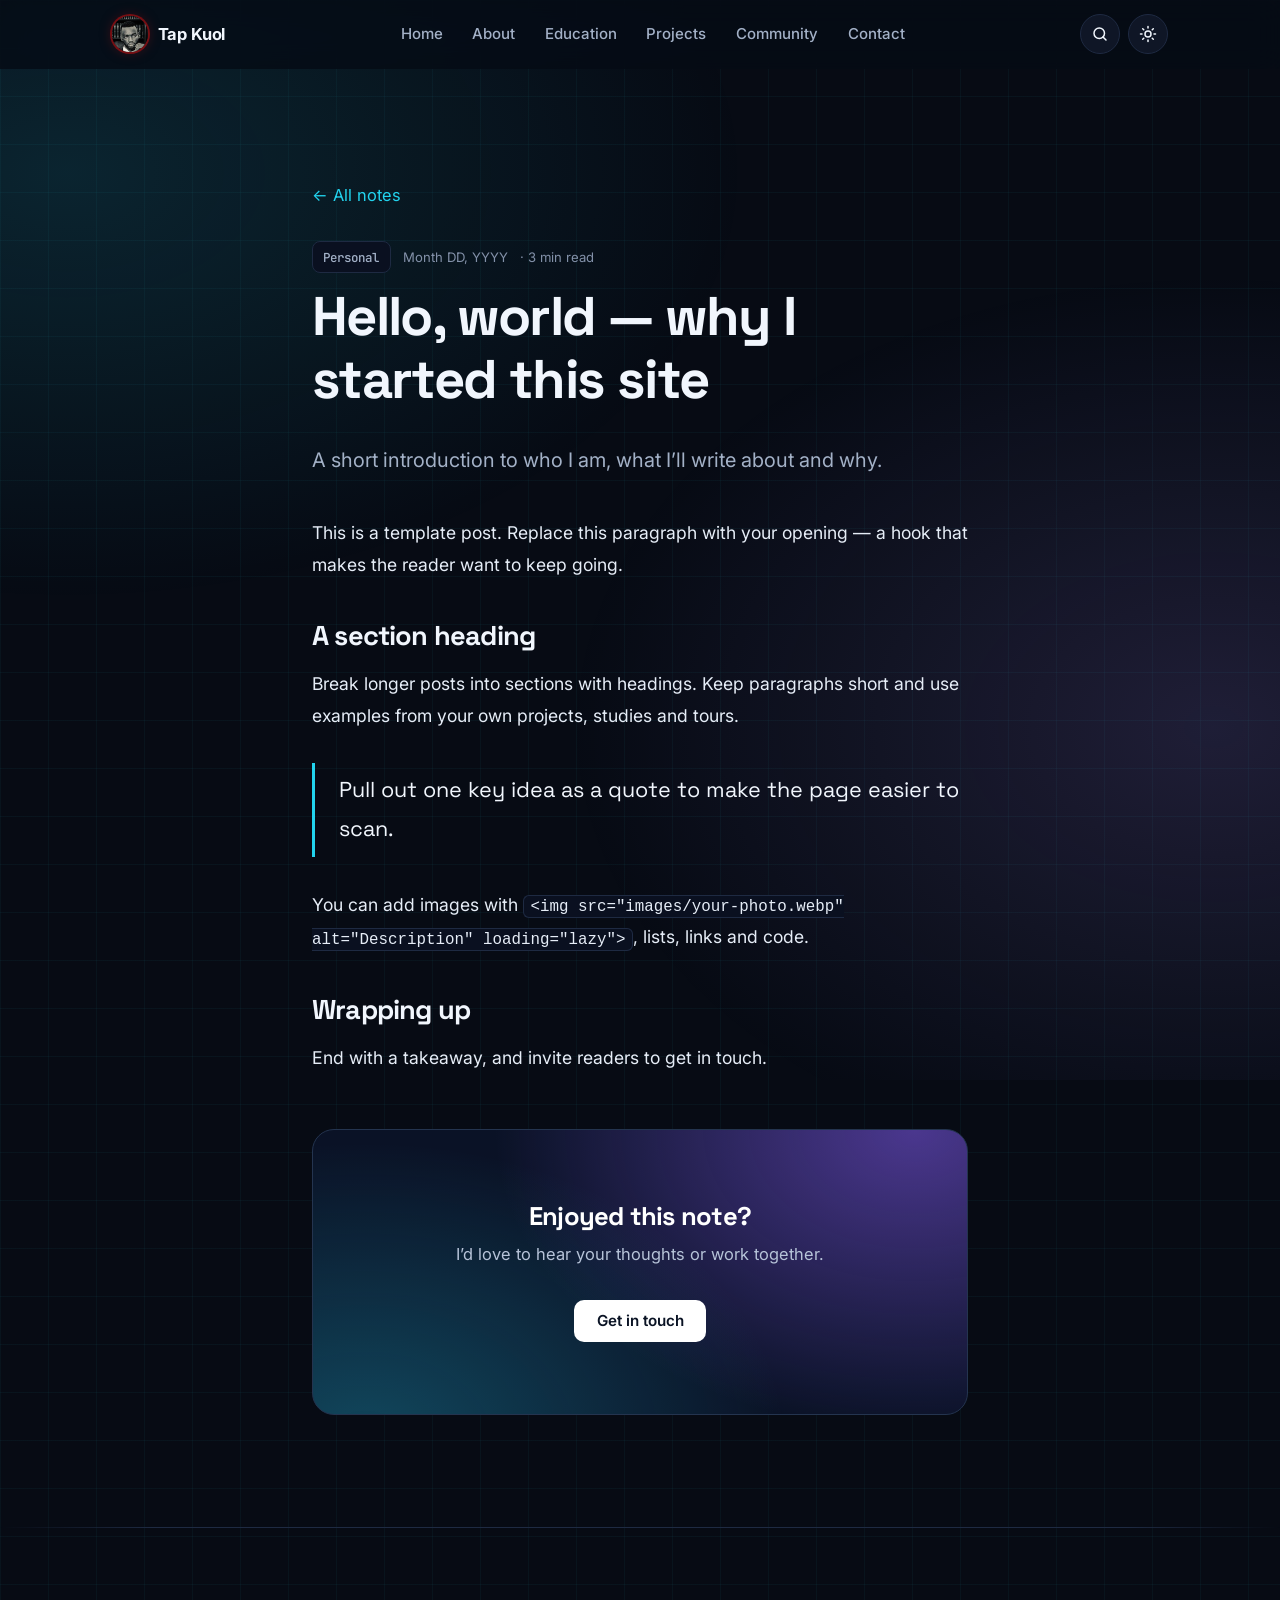
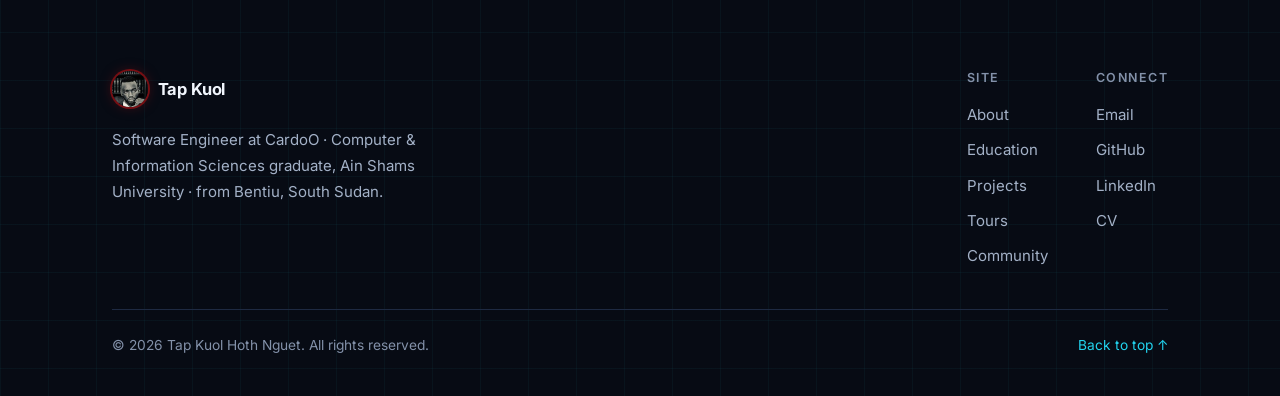
<file: notes-welcome.html>
<!doctype html>
<html lang="en" class="no-js">
<head>
<meta charset="utf-8">
<meta name="viewport" content="width=device-width, initial-scale=1">
<title>Hello, world — why I started this site · Tap Kuol Hoth Nguet</title>
<meta name="description" content="A short introduction to who I am, what I’ll write about and why.">
<meta name="robots" content="noindex">
<meta name="theme-color" content="#070b14">
<meta property="og:type" content="article">
<meta property="og:site_name" content="Tap Kuol Hoth Nguet">
<meta property="og:title" content="Hello, world — why I started this site">
<meta property="og:description" content="A short introduction to who I am, what I’ll write about and why.">
<meta property="og:image" content="https://tap-kuol.github.io/images/og-image.jpg">
<meta property="og:url" content="https://tap-kuol.github.io/notes-welcome.html">
<meta name="twitter:card" content="summary_large_image">
<link rel="canonical" href="https://tap-kuol.github.io/notes-welcome.html">
<link rel="icon" href="favicon.svg" type="image/svg+xml">
<link rel="preconnect" href="https://fonts.googleapis.com">
<link rel="preconnect" href="https://fonts.gstatic.com" crossorigin>
<link rel="stylesheet" href="https://fonts.googleapis.com/css2?family=Space+Grotesk:wght@600;700&family=JetBrains+Mono:wght@400;500;700&family=Inter:wght@400;500;600;700&display=swap">
<link rel="stylesheet" href="css/style.css?v=5">
<link rel="stylesheet" href="css/theme.css?v=15">
<script>(function(){var t;try{t=localStorage.getItem('theme')}catch(e){}document.documentElement.setAttribute('data-theme',t==='light'?'light':'dark')})()</script>
<script src="js/main.js?v=5" defer></script>
<script src="js/theme.js?v=11" defer></script>
<script src="js/tech.js?v=7" defer></script>
<script src="js/binary.js?v=5" defer></script>
</head>
<body>
<a class="skip-link" href="#main">Skip to content</a>

<header class="site-header">
  <nav class="container nav" aria-label="Main">
    <a class="brand" href="index.html"><span class="brand-mark"><img src="images/avatar.jpg?v=4" width="36" height="36" alt=""></span>Tap Kuol</a>
    <ul class="nav-links">
      <li><a href="index.html">Home</a></li>
      <li><a href="about.html">About</a></li>
      <li><a href="education.html">Education</a></li>
      <li><a href="projects.html">Projects</a></li>
      <li><a href="community.html">Community</a></li>
      <li><a href="index.html#contact">Contact</a></li>
    </ul>
    <div class="nav-actions">
      <button class="icon-btn" type="button" data-cmd aria-label="Open command menu" title="Command menu (Ctrl+K)"><svg viewBox="0 0 24 24" fill="none" stroke="currentColor" stroke-width="2" stroke-linecap="round" aria-hidden="true"><circle cx="11" cy="11" r="7"/><path d="m20 20-4-4"/></svg></button>
      <button class="icon-btn theme-toggle" type="button" aria-label="Toggle dark mode">
        <svg class="icon-moon" viewBox="0 0 24 24" fill="none" stroke="currentColor" stroke-width="2" stroke-linecap="round" stroke-linejoin="round" aria-hidden="true"><path d="M21 12.8A9 9 0 1 1 11.2 3a7 7 0 0 0 9.8 9.8z"/></svg>
        <svg class="icon-sun" viewBox="0 0 24 24" fill="none" stroke="currentColor" stroke-width="2" stroke-linecap="round" stroke-linejoin="round" aria-hidden="true"><circle cx="12" cy="12" r="4"/><path d="M12 2v2M12 20v2M4.93 4.93l1.41 1.41M17.66 17.66l1.41 1.41M2 12h2M20 12h2M4.93 19.07l1.41-1.41M17.66 6.34l1.41-1.41"/></svg>
      </button>
      <button class="icon-btn menu-toggle" type="button" aria-label="Open menu" aria-expanded="false">
        <svg viewBox="0 0 24 24" fill="none" stroke="currentColor" stroke-width="2" stroke-linecap="round" aria-hidden="true"><path d="M4 7h16M4 12h16M4 17h16"/></svg>
      </button>
    </div>
  </nav>
</header>

<main id="main">
  <!-- POST TEMPLATE: copy this file for each new note, then edit the title, meta tags and body. -->
  <article class="section">
    <div class="container article">
      <p><a class="link-arrow" href="notes.html">← All notes</a></p>
      <div class="note-meta" style="margin-top:2rem"><span class="tag">Personal</span><span>Month DD, YYYY</span><span>· 3 min read</span></div>
      <h1 style="font-size:clamp(2.2rem,5vw,3.4rem)">Hello, world — why I started this site</h1>
      <p class="lead">A short introduction to who I am, what I’ll write about and why.</p>

      <div class="article-body" style="margin-top:2.5rem">
        <p>This is a template post. Replace this paragraph with your opening — a hook that makes the reader want to keep going.</p>
        <h2>A section heading</h2>
        <p>Break longer posts into sections with headings. Keep paragraphs short and use examples from your own projects, studies and tours.</p>
        <blockquote>Pull out one key idea as a quote to make the page easier to scan.</blockquote>
        <p>You can add images with <code>&lt;img src="images/your-photo.webp" alt="Description" loading="lazy"&gt;</code>, lists, links and code.</p>
        <h2>Wrapping up</h2>
        <p>End with a takeaway, and invite readers to get in touch.</p>
      </div>

      <div class="cta" style="margin-top:3.5rem">
        <div>
          <h2 style="font-size:1.6rem">Enjoyed this note?</h2>
          <p>I’d love to hear your thoughts or work together.</p>
        </div>
        <div class="cta-actions">
          <a class="btn btn-primary" href="index.html#contact">Get in touch</a>
        </div>
      </div>
    </div>
  </article>
</main>

<div class="binary-band" aria-hidden="true"><canvas data-binary="band"></canvas></div>
<footer class="site-footer">
  <div class="container">
    <div class="footer-grid">
      <div>
        <a class="brand" href="index.html"><span class="brand-mark"><img src="images/avatar.jpg?v=4" width="36" height="36" alt=""></span>Tap Kuol</a>
        <p>Software Engineer at CardoO · Computer &amp; Information Sciences graduate, Ain Shams University · from Bentiu, South Sudan.</p>
      </div>
      <div class="footer-nav">
        <div><h4>Site</h4><ul><li><a href="about.html">About</a></li><li><a href="education.html">Education</a></li><li><a href="projects.html">Projects</a></li><li><a href="tours.html">Tours</a></li><li><a href="community.html">Community</a></li></ul></div>
        <div><h4>Connect</h4><ul><li><a href="mailto:tapkuol34@gmail.com">Email</a></li><li><a href="https://github.com/Tap-Kuol">GitHub</a></li><li><a href="https://www.linkedin.com/in/tap-kuol-73ba93175/">LinkedIn</a></li><li><a href="cv.html">CV</a></li></ul></div>
      </div>
    </div>
    <div class="footer-bottom">
      <span>© <span data-current-year>2026</span> Tap Kuol Hoth Nguet. All rights reserved.</span>
      <a href="#main">Back to top ↑</a>
    </div>
  </div>
</footer>
</body>
</html>
</file>
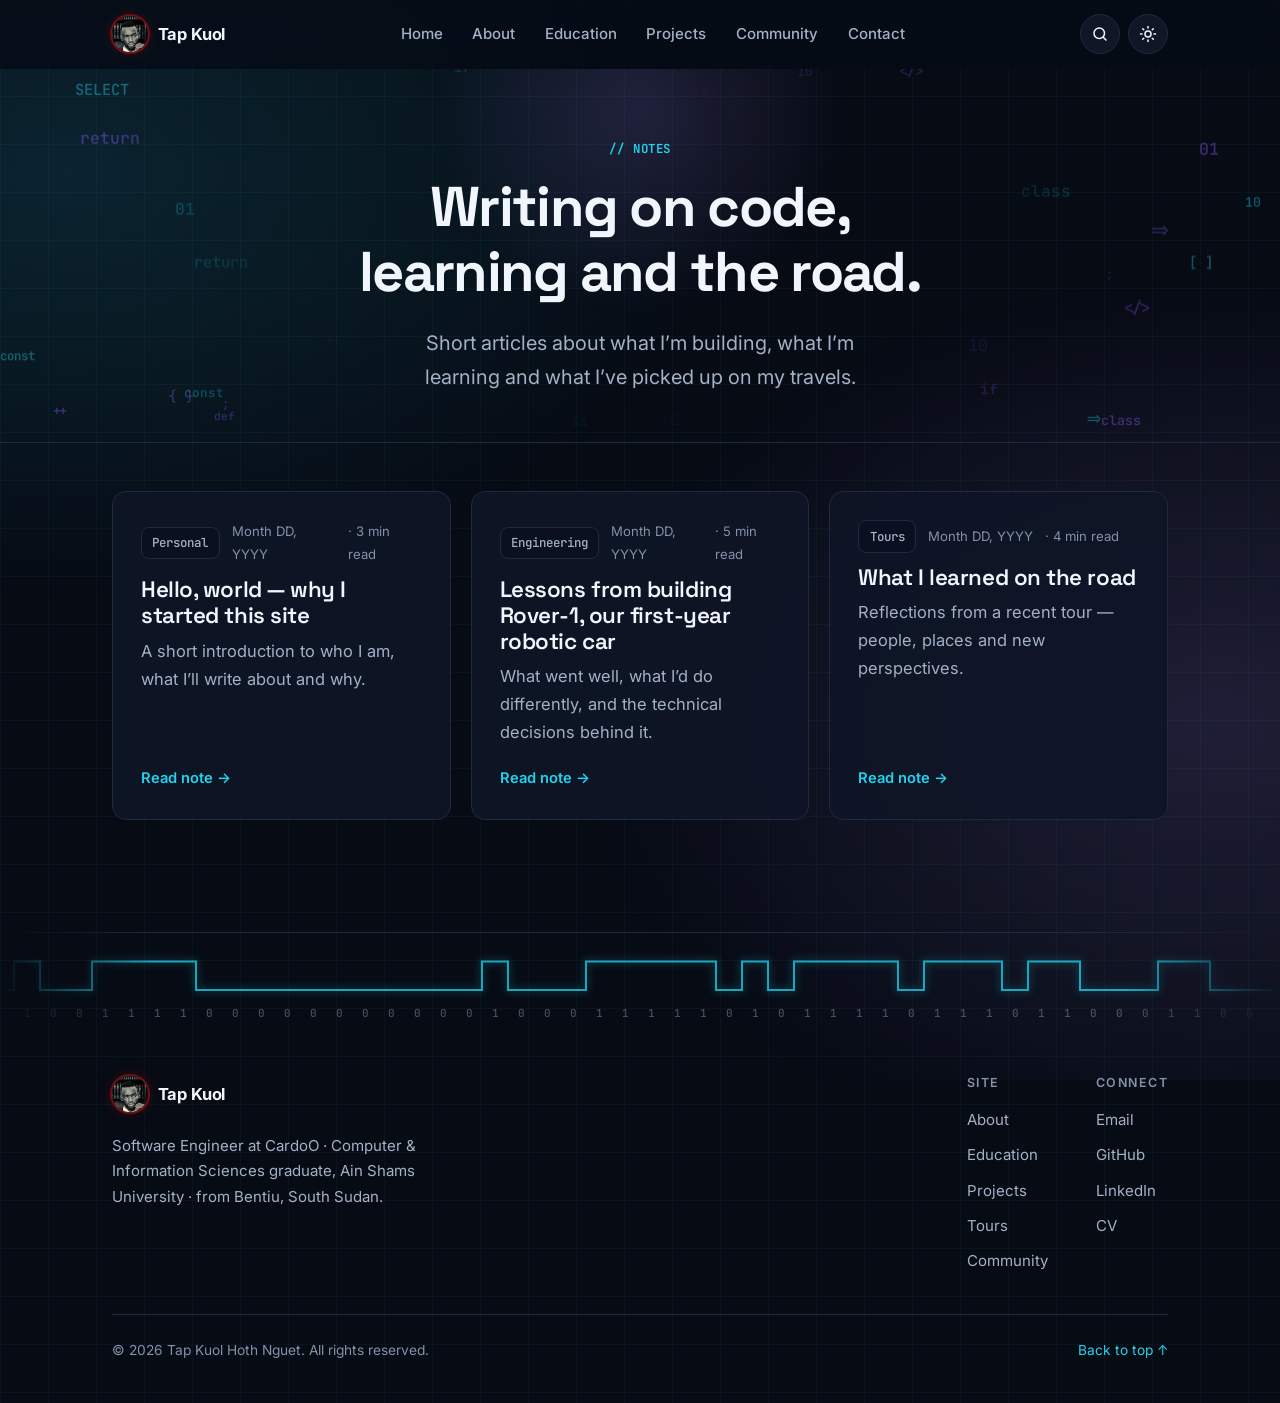
<file: notes.html>
<!doctype html>
<html lang="en" class="no-js">
<head>
<meta charset="utf-8">
<meta name="viewport" content="width=device-width, initial-scale=1">
<title>Notes — Tap Kuol Hoth Nguet</title>
<meta name="description" content="Notes and articles by Tap Kuol Hoth Nguet on software, learning and travel.">
<meta name="robots" content="noindex">
<meta name="theme-color" content="#070b14">
<meta property="og:type" content="website">
<meta property="og:site_name" content="Tap Kuol Hoth Nguet">
<meta property="og:title" content="Notes — Tap Kuol Hoth Nguet">
<meta property="og:description" content="Notes and articles by Tap Kuol Hoth Nguet on software, learning and travel.">
<meta property="og:image" content="https://tap-kuol.github.io/images/og-image.jpg">
<meta property="og:url" content="https://tap-kuol.github.io/notes.html">
<meta name="twitter:card" content="summary_large_image">
<link rel="canonical" href="https://tap-kuol.github.io/notes.html">
<link rel="icon" href="favicon.svg" type="image/svg+xml">
<link rel="preconnect" href="https://fonts.googleapis.com">
<link rel="preconnect" href="https://fonts.gstatic.com" crossorigin>
<link rel="stylesheet" href="https://fonts.googleapis.com/css2?family=Space+Grotesk:wght@600;700&family=JetBrains+Mono:wght@400;500;700&family=Inter:wght@400;500;600;700&display=swap">
<link rel="stylesheet" href="css/style.css?v=5">
<link rel="stylesheet" href="css/theme.css?v=15">
<script>(function(){var t;try{t=localStorage.getItem('theme')}catch(e){}document.documentElement.setAttribute('data-theme',t==='light'?'light':'dark')})()</script>
<script src="js/main.js?v=5" defer></script>
<script src="js/theme.js?v=11" defer></script>
<script src="js/tech.js?v=7" defer></script>
<script src="js/binary.js?v=5" defer></script>
</head>
<body>
<a class="skip-link" href="#main">Skip to content</a>

<header class="site-header">
  <nav class="container nav" aria-label="Main">
    <a class="brand" href="index.html"><span class="brand-mark"><img src="images/avatar.jpg?v=4" width="36" height="36" alt=""></span>Tap Kuol</a>
    <ul class="nav-links">
      <li><a href="index.html">Home</a></li>
      <li><a href="about.html">About</a></li>
      <li><a href="education.html">Education</a></li>
      <li><a href="projects.html">Projects</a></li>
      <li><a href="community.html">Community</a></li>
      <li><a href="index.html#contact">Contact</a></li>
    </ul>
    <div class="nav-actions">
      <button class="icon-btn" type="button" data-cmd aria-label="Open command menu" title="Command menu (Ctrl+K)"><svg viewBox="0 0 24 24" fill="none" stroke="currentColor" stroke-width="2" stroke-linecap="round" aria-hidden="true"><circle cx="11" cy="11" r="7"/><path d="m20 20-4-4"/></svg></button>
      <button class="icon-btn theme-toggle" type="button" aria-label="Toggle dark mode">
        <svg class="icon-moon" viewBox="0 0 24 24" fill="none" stroke="currentColor" stroke-width="2" stroke-linecap="round" stroke-linejoin="round" aria-hidden="true"><path d="M21 12.8A9 9 0 1 1 11.2 3a7 7 0 0 0 9.8 9.8z"/></svg>
        <svg class="icon-sun" viewBox="0 0 24 24" fill="none" stroke="currentColor" stroke-width="2" stroke-linecap="round" stroke-linejoin="round" aria-hidden="true"><circle cx="12" cy="12" r="4"/><path d="M12 2v2M12 20v2M4.93 4.93l1.41 1.41M17.66 17.66l1.41 1.41M2 12h2M20 12h2M4.93 19.07l1.41-1.41M17.66 6.34l1.41-1.41"/></svg>
      </button>
      <button class="icon-btn menu-toggle" type="button" aria-label="Open menu" aria-expanded="false">
        <svg viewBox="0 0 24 24" fill="none" stroke="currentColor" stroke-width="2" stroke-linecap="round" aria-hidden="true"><path d="M4 7h16M4 12h16M4 17h16"/></svg>
      </button>
    </div>
  </nav>
</header>

<main id="main">
  <section class="page-header">
    <canvas class="neural" data-neural="code" aria-hidden="true"></canvas>
    <div class="container reveal">
      <span class="eyebrow">Notes</span>
      <h1>Writing on code, learning and the road.</h1>
      <p class="lead">Short articles about what I’m building, what I’m learning and what I’ve picked up on my travels.</p>
    </div>
  </section>

  <section class="section">
    <div class="container">
      <!-- To add a post: copy notes-welcome.html, rename it, edit it, then add a card here and a line in sitemap.xml -->
      <div class="grid grid-3">
        <a class="card note-card reveal" href="notes-welcome.html">
          <div class="note-meta"><span class="tag">Personal</span><span>Month DD, YYYY</span><span>· 3 min read</span></div>
          <h3>Hello, world — why I started this site</h3>
          <p>A short introduction to who I am, what I’ll write about and why.</p>
          <span class="link-arrow">Read note →</span>
        </a>
        <a class="card note-card reveal" href="notes-welcome.html">
          <div class="note-meta"><span class="tag">Engineering</span><span>Month DD, YYYY</span><span>· 5 min read</span></div>
          <h3>Lessons from building Rover-1, our first-year robotic car</h3>
          <p>What went well, what I’d do differently, and the technical decisions behind it.</p>
          <span class="link-arrow">Read note →</span>
        </a>
        <a class="card note-card reveal" href="notes-welcome.html">
          <div class="note-meta"><span class="tag">Tours</span><span>Month DD, YYYY</span><span>· 4 min read</span></div>
          <h3>What I learned on the road</h3>
          <p>Reflections from a recent tour — people, places and new perspectives.</p>
          <span class="link-arrow">Read note →</span>
        </a>
      </div>
    </div>
  </section>
</main>

<div class="binary-band" aria-hidden="true"><canvas data-binary="band"></canvas></div>
<footer class="site-footer">
  <div class="container">
    <div class="footer-grid">
      <div>
        <a class="brand" href="index.html"><span class="brand-mark"><img src="images/avatar.jpg?v=4" width="36" height="36" alt=""></span>Tap Kuol</a>
        <p>Software Engineer at CardoO · Computer &amp; Information Sciences graduate, Ain Shams University · from Bentiu, South Sudan.</p>
      </div>
      <div class="footer-nav">
        <div><h4>Site</h4><ul><li><a href="about.html">About</a></li><li><a href="education.html">Education</a></li><li><a href="projects.html">Projects</a></li><li><a href="tours.html">Tours</a></li><li><a href="community.html">Community</a></li></ul></div>
        <div><h4>Connect</h4><ul><li><a href="mailto:tapkuol34@gmail.com">Email</a></li><li><a href="https://github.com/Tap-Kuol">GitHub</a></li><li><a href="https://www.linkedin.com/in/tap-kuol-73ba93175/">LinkedIn</a></li><li><a href="cv.html">CV</a></li></ul></div>
      </div>
    </div>
    <div class="footer-bottom">
      <span>© <span data-current-year>2026</span> Tap Kuol Hoth Nguet. All rights reserved.</span>
      <a href="#main">Back to top ↑</a>
    </div>
  </div>
</footer>
</body>
</html>
</file>
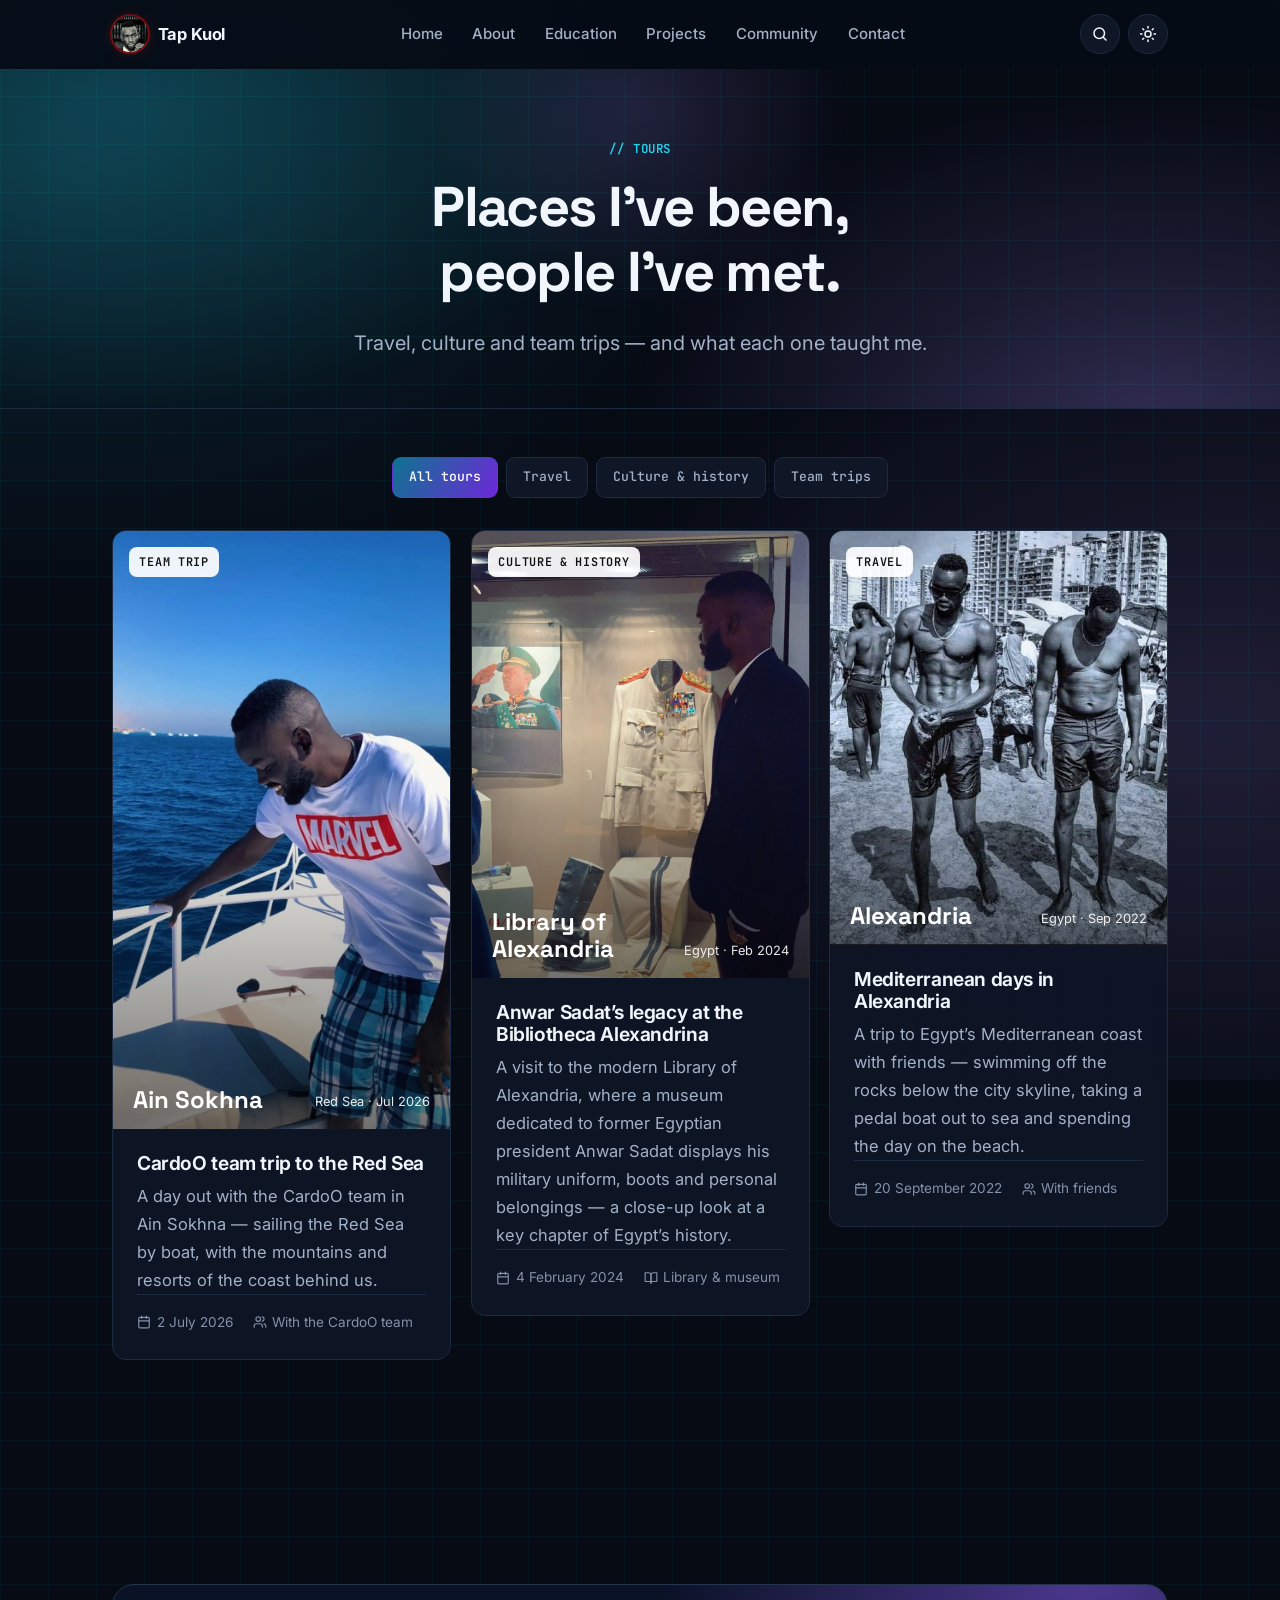
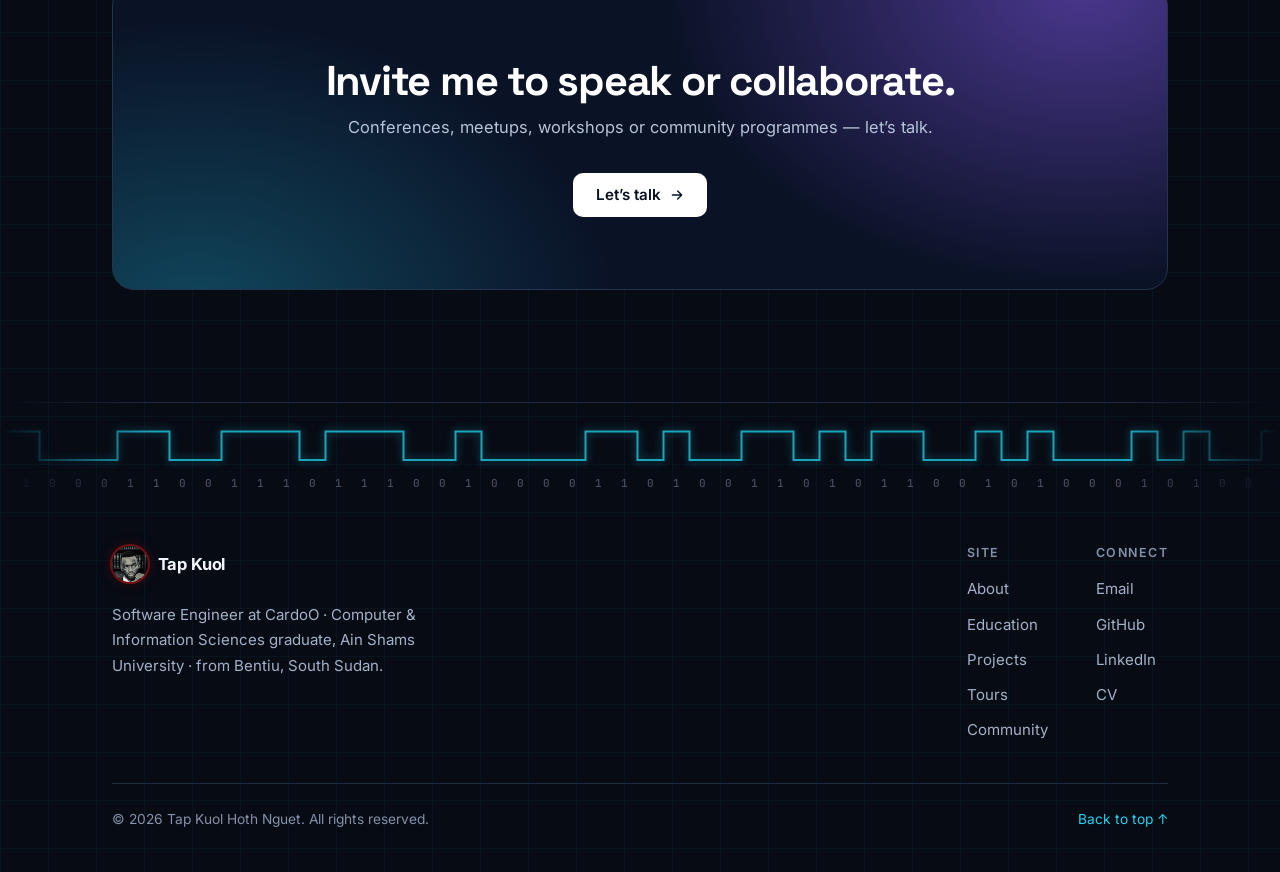
<file: tours.html>
<!doctype html>
<html lang="en" class="no-js">
<head>
<meta charset="utf-8">
<meta name="viewport" content="width=device-width, initial-scale=1">
<title>Tours — Tap Kuol Hoth Nguet</title>
<meta name="description" content="Travel, culture and team trips by Tap Kuol Hoth Nguet.">
<meta name="theme-color" content="#070b14">
<meta property="og:type" content="website">
<meta property="og:site_name" content="Tap Kuol Hoth Nguet">
<meta property="og:title" content="Tours — Tap Kuol Hoth Nguet">
<meta property="og:description" content="Travel, culture and team trips by Tap Kuol Hoth Nguet.">
<meta property="og:image" content="https://tap-kuol.github.io/images/og-image.jpg">
<meta property="og:url" content="https://tap-kuol.github.io/tours.html">
<meta name="twitter:card" content="summary_large_image">
<link rel="canonical" href="https://tap-kuol.github.io/tours.html">
<link rel="icon" href="favicon.svg" type="image/svg+xml">
<link rel="preconnect" href="https://fonts.googleapis.com">
<link rel="preconnect" href="https://fonts.gstatic.com" crossorigin>
<link rel="stylesheet" href="https://fonts.googleapis.com/css2?family=Space+Grotesk:wght@600;700&family=JetBrains+Mono:wght@400;500;700&family=Inter:wght@400;500;600;700&display=swap">
<link rel="stylesheet" href="css/style.css?v=5">
<link rel="stylesheet" href="css/theme.css?v=15">
<script>(function(){var t;try{t=localStorage.getItem('theme')}catch(e){}document.documentElement.setAttribute('data-theme',t==='light'?'light':'dark')})()</script>
<script src="js/main.js?v=5" defer></script>
<script src="js/theme.js?v=11" defer></script>
<script src="js/tech.js?v=7" defer></script>
<script src="js/binary.js?v=5" defer></script>
</head>
<body>
<a class="skip-link" href="#main">Skip to content</a>

<header class="site-header">
  <nav class="container nav" aria-label="Main">
    <a class="brand" href="index.html"><span class="brand-mark"><img src="images/avatar.jpg?v=4" width="36" height="36" alt=""></span>Tap Kuol</a>
    <ul class="nav-links">
      <li><a href="index.html">Home</a></li>
      <li><a href="about.html">About</a></li>
      <li><a href="education.html">Education</a></li>
      <li><a href="projects.html">Projects</a></li>
      <li><a href="community.html">Community</a></li>
      <li><a href="index.html#contact">Contact</a></li>
    </ul>
    <div class="nav-actions">
      <button class="icon-btn" type="button" data-cmd aria-label="Open command menu" title="Command menu (Ctrl+K)"><svg viewBox="0 0 24 24" fill="none" stroke="currentColor" stroke-width="2" stroke-linecap="round" aria-hidden="true"><circle cx="11" cy="11" r="7"/><path d="m20 20-4-4"/></svg></button>
      <button class="icon-btn theme-toggle" type="button" aria-label="Toggle dark mode">
        <svg class="icon-moon" viewBox="0 0 24 24" fill="none" stroke="currentColor" stroke-width="2" stroke-linecap="round" stroke-linejoin="round" aria-hidden="true"><path d="M21 12.8A9 9 0 1 1 11.2 3a7 7 0 0 0 9.8 9.8z"/></svg>
        <svg class="icon-sun" viewBox="0 0 24 24" fill="none" stroke="currentColor" stroke-width="2" stroke-linecap="round" stroke-linejoin="round" aria-hidden="true"><circle cx="12" cy="12" r="4"/><path d="M12 2v2M12 20v2M4.93 4.93l1.41 1.41M17.66 17.66l1.41 1.41M2 12h2M20 12h2M4.93 19.07l1.41-1.41M17.66 6.34l1.41-1.41"/></svg>
      </button>
      <button class="icon-btn menu-toggle" type="button" aria-label="Open menu" aria-expanded="false">
        <svg viewBox="0 0 24 24" fill="none" stroke="currentColor" stroke-width="2" stroke-linecap="round" aria-hidden="true"><path d="M4 7h16M4 12h16M4 17h16"/></svg>
      </button>
    </div>
  </nav>
</header>

<main id="main">
  <section class="page-header soft">
    <div class="container reveal">
      <span class="eyebrow">Tours</span>
      <h1>Places I’ve been, people I’ve met.</h1>
      <p class="lead">Travel, culture and team trips — and what each one taught me.</p>
    </div>
  </section>

  <section class="section" style="padding-top:3rem">
    <div class="container">
      <div class="filters reveal" data-filter-group="tour-grid" role="group" aria-label="Filter tours">
        <button class="filter" type="button" data-filter="all" aria-pressed="true">All tours</button>
        <button class="filter" type="button" data-filter="travel" aria-pressed="false">Travel</button>
        <button class="filter" type="button" data-filter="culture" aria-pressed="false">Culture &amp; history</button>
        <button class="filter" type="button" data-filter="team" aria-pressed="false">Team trips</button>
        <!-- Add more filters when you add tours of that kind, e.g.
        <button class="filter" type="button" data-filter="speaking" aria-pressed="false">Speaking</button> -->
      </div>

      <!--
        Each tour card:
          data-category = travel | culture | speaking | study | community (space-separated for several)
        To add a photo, put <img src="images/tour-1.jpg" alt="..."> as the first child of .tour-media.
      -->
      <div class="masonry" id="tour-grid">

        <article class="card tour-card reveal" data-category="team travel">
          <div class="tour-media" style="--c1:#0369a1;--c2:#0ea5e9"
               data-gallery="images/tours/ain-sokhna-1.jpg"
               data-alt="CardoO team trip · Ain Sokhna, Red Sea · 2 July 2026">
            <img src="images/tours/ain-sokhna-1.jpg" width="788" height="1400" alt="Tap Kuol Hoth Nguet smiling on a boat on the Red Sea at Ain Sokhna" loading="lazy">
            <span class="tour-chip">Team trip</span>
            <div class="tour-place"><strong>Ain Sokhna</strong><span>Red Sea · Jul 2026</span></div>
          </div>
          <div class="tour-body">
            <h3>CardoO team trip to the Red Sea</h3>
            <p>A day out with the CardoO team in Ain Sokhna — sailing the Red Sea by boat, with the mountains and resorts of the coast behind us.</p>
            <div class="tour-facts">
              <span><svg viewBox="0 0 24 24" fill="none" stroke="currentColor" stroke-width="2" stroke-linecap="round" stroke-linejoin="round" aria-hidden="true"><rect x="3" y="4" width="18" height="18" rx="2"/><path d="M16 2v4M8 2v4M3 10h18"/></svg>2 July 2026</span>
              <span><svg viewBox="0 0 24 24" fill="none" stroke="currentColor" stroke-width="2" stroke-linecap="round" stroke-linejoin="round" aria-hidden="true"><path d="M16 21v-2a4 4 0 0 0-4-4H6a4 4 0 0 0-4 4v2"/><circle cx="9" cy="7" r="4"/><path d="M22 21v-2a4 4 0 0 0-3-3.87M16 3.13a4 4 0 0 1 0 7.75"/></svg>With the CardoO team</span>
            </div>
          </div>
        </article>

        <article class="card tour-card reveal" data-category="culture">
          <div class="tour-media" style="--c1:#1e293b;--c2:#b45309"
               data-gallery="images/tours/library-alexandria-2024-1.jpg"
               data-alt="Bibliotheca Alexandrina · 4 February 2024">
            <img src="images/tours/library-alexandria-2024-1.jpg" width="1054" height="1400" alt="Tap Kuol Hoth Nguet looking at former Egyptian president Anwar Sadat’s military uniform on display at the Bibliotheca Alexandrina" loading="lazy">
            <span class="tour-chip">Culture &amp; history</span>
            <div class="tour-place"><strong>Library of Alexandria</strong><span>Egypt · Feb 2024</span></div>
          </div>
          <div class="tour-body">
            <h3>Anwar Sadat’s legacy at the Bibliotheca Alexandrina</h3>
            <p>A visit to the modern Library of Alexandria, where a museum dedicated to former Egyptian president Anwar Sadat displays his military uniform, boots and personal belongings — a close-up look at a key chapter of Egypt’s history.</p>
            <div class="tour-facts">
              <span><svg viewBox="0 0 24 24" fill="none" stroke="currentColor" stroke-width="2" stroke-linecap="round" stroke-linejoin="round" aria-hidden="true"><rect x="3" y="4" width="18" height="18" rx="2"/><path d="M16 2v4M8 2v4M3 10h18"/></svg>4 February 2024</span>
              <span><svg viewBox="0 0 24 24" fill="none" stroke="currentColor" stroke-width="2" stroke-linecap="round" stroke-linejoin="round" aria-hidden="true"><path d="M2 3h6a4 4 0 0 1 4 4v14a3 3 0 0 0-3-3H2z"/><path d="M22 3h-6a4 4 0 0 0-4 4v14a3 3 0 0 1 3-3h7z"/></svg>Library &amp; museum</span>
            </div>
          </div>
        </article>

        <article class="card tour-card reveal" data-category="travel">
          <div class="tour-media" style="--c1:#0369a1;--c2:#f59e0b"
               data-gallery="images/tours/alexandria-2022-4.jpg"
               data-alt="Alexandria, Egypt · 20 September 2022">
            <img src="images/tours/alexandria-2022-4.jpg" width="1062" height="1307" alt="Black-and-white photo of two friends walking on a busy Alexandria beach below the city’s high-rise skyline" loading="lazy">
            <span class="tour-chip">Travel</span>
            <div class="tour-place"><strong>Alexandria</strong><span>Egypt · Sep 2022</span></div>
          </div>
          <div class="tour-body">
            <h3>Mediterranean days in Alexandria</h3>
            <p>A trip to Egypt’s Mediterranean coast with friends — swimming off the rocks below the city skyline, taking a pedal boat out to sea and spending the day on the beach.</p>
            <div class="tour-facts">
              <span><svg viewBox="0 0 24 24" fill="none" stroke="currentColor" stroke-width="2" stroke-linecap="round" stroke-linejoin="round" aria-hidden="true"><rect x="3" y="4" width="18" height="18" rx="2"/><path d="M16 2v4M8 2v4M3 10h18"/></svg>20 September 2022</span>
              <span><svg viewBox="0 0 24 24" fill="none" stroke="currentColor" stroke-width="2" stroke-linecap="round" stroke-linejoin="round" aria-hidden="true"><path d="M16 21v-2a4 4 0 0 0-4-4H6a4 4 0 0 0-4 4v2"/><circle cx="9" cy="7" r="4"/><path d="M22 21v-2a4 4 0 0 0-3-3.87M16 3.13a4 4 0 0 1 0 7.75"/></svg>With friends</span>
            </div>
          </div>
        </article>



      </div>
      <!-- Copy this example card into the grid above for each new tour (it is inside <template>, so it is never shown). -->
      <template id="tour-card-example">
        <article class="card tour-card reveal" data-category="travel">
          <div class="tour-media" style="--c1:#0f766e;--c2:#f59e0b">
            <span class="tour-chip">Travel</span>
            <div class="tour-place"><strong>Destination One</strong><span>Country A · 2025</span></div>
          </div>
          <div class="tour-body">
            <h3>Tour title</h3>
            <p>A short story from this trip — the highlight, a moment that stuck with you, or what you learned.</p>
            <div class="tour-facts">
              <span><svg viewBox="0 0 24 24" fill="none" stroke="currentColor" stroke-width="2" stroke-linecap="round" stroke-linejoin="round" aria-hidden="true"><rect x="3" y="4" width="18" height="18" rx="2"/><path d="M16 2v4M8 2v4M3 10h18"/></svg>Month 2025</span>
              <span><svg viewBox="0 0 24 24" fill="none" stroke="currentColor" stroke-width="2" stroke-linecap="round" stroke-linejoin="round" aria-hidden="true"><circle cx="12" cy="12" r="10"/><path d="M12 6v6l4 2"/></svg>2 weeks</span>
            </div>
          </div>
        </article>
      </template>
    </div>
  </section>

  <section class="section">
    <div class="container">
      <div class="cta reveal">
        <div>
          <h2>Invite me to speak or collaborate.</h2>
          <p>Conferences, meetups, workshops or community programmes — let’s talk.</p>
        </div>
        <div class="cta-actions">
          <a class="btn btn-primary" href="index.html#contact">Let’s talk
            <svg viewBox="0 0 24 24" fill="none" stroke="currentColor" stroke-width="2" stroke-linecap="round" stroke-linejoin="round" aria-hidden="true"><path d="M5 12h14M13 6l6 6-6 6"/></svg>
          </a>
        </div>
      </div>
    </div>
  </section>
</main>

<div class="binary-band" aria-hidden="true"><canvas data-binary="band"></canvas></div>
<footer class="site-footer">
  <div class="container">
    <div class="footer-grid">
      <div>
        <a class="brand" href="index.html"><span class="brand-mark"><img src="images/avatar.jpg?v=4" width="36" height="36" alt=""></span>Tap Kuol</a>
        <p>Software Engineer at CardoO · Computer &amp; Information Sciences graduate, Ain Shams University · from Bentiu, South Sudan.</p>
      </div>
      <div class="footer-nav">
        <div><h4>Site</h4><ul><li><a href="about.html">About</a></li><li><a href="education.html">Education</a></li><li><a href="projects.html">Projects</a></li><li><a href="tours.html">Tours</a></li><li><a href="community.html">Community</a></li></ul></div>
        <div><h4>Connect</h4><ul><li><a href="mailto:tapkuol34@gmail.com">Email</a></li><li><a href="https://github.com/Tap-Kuol">GitHub</a></li><li><a href="https://www.linkedin.com/in/tap-kuol-73ba93175/">LinkedIn</a></li><li><a href="cv.html">CV</a></li></ul></div>
      </div>
    </div>
    <div class="footer-bottom">
      <span>© <span data-current-year>2026</span> Tap Kuol Hoth Nguet. All rights reserved.</span>
      <a href="#main">Back to top ↑</a>
    </div>
  </div>
</footer>
</body>
</html>
</file>
<file: css/style.css>
/* ==========================================================================
   Tap Kuol — personal website
   Design tokens, layout, components. Light + dark themes.
   ========================================================================== */

:root {
  --bg: #fbfaf7;
  --bg-alt: #f3f1ec;
  --surface: #ffffff;
  --text: #16181d;
  --muted: #5b6170;
  --faint: #8b909c;
  --border: #e4e1da;
  --accent: #c2410c;
  --accent-strong: #9a3412;
  --accent-soft: #fdeee4;
  --ink: #0f172a;
  --shadow: 0 1px 2px rgba(15, 23, 42, .04), 0 8px 24px -12px rgba(15, 23, 42, .12);
  --shadow-lg: 0 2px 4px rgba(15, 23, 42, .04), 0 24px 48px -20px rgba(15, 23, 42, .25);
  --radius: 14px;
  --radius-lg: 22px;
  --max: 1120px;
  --font-sans: "Inter", system-ui, -apple-system, "Segoe UI", Roboto, sans-serif;
  --font-display: "Fraunces", Georgia, "Times New Roman", serif;
  color-scheme: light;
}

@media (prefers-color-scheme: dark) {
  :root:not([data-theme="light"]) {
    --bg: #0e1015;
    --bg-alt: #14171e;
    --surface: #181b23;
    --text: #eceef2;
    --muted: #a2a8b6;
    --faint: #737a89;
    --border: #262a34;
    --accent: #fb923c;
    --accent-strong: #fdba74;
    --accent-soft: rgba(251, 146, 60, .12);
    --ink: #eceef2;
    --shadow: 0 1px 2px rgba(0, 0, 0, .3), 0 8px 24px -12px rgba(0, 0, 0, .6);
    --shadow-lg: 0 2px 4px rgba(0, 0, 0, .3), 0 24px 48px -20px rgba(0, 0, 0, .7);
    color-scheme: dark;
  }
}
:root[data-theme="dark"] {
  --bg: #0e1015;
  --bg-alt: #14171e;
  --surface: #181b23;
  --text: #eceef2;
  --muted: #a2a8b6;
  --faint: #737a89;
  --border: #262a34;
  --accent: #fb923c;
  --accent-strong: #fdba74;
  --accent-soft: rgba(251, 146, 60, .12);
  --ink: #eceef2;
  --shadow: 0 1px 2px rgba(0, 0, 0, .3), 0 8px 24px -12px rgba(0, 0, 0, .6);
  --shadow-lg: 0 2px 4px rgba(0, 0, 0, .3), 0 24px 48px -20px rgba(0, 0, 0, .7);
  color-scheme: dark;
}

/* ---------- Base ---------- */
*, *::before, *::after { box-sizing: border-box; }
html { scroll-behavior: smooth; -webkit-text-size-adjust: 100%; }
body {
  margin: 0;
  font-family: var(--font-sans);
  font-size: 16.5px;
  line-height: 1.7;
  color: var(--text);
  background: var(--bg);
  -webkit-font-smoothing: antialiased;
  text-rendering: optimizeLegibility;
  overflow-x: hidden;
}
img { max-width: 100%; display: block; }
a { color: var(--accent); text-decoration: none; transition: color .2s; }
a:hover { color: var(--accent-strong); }
::selection { background: var(--accent); color: #fff; }
:focus-visible { outline: 2px solid var(--accent); outline-offset: 3px; border-radius: 6px; }

h1, h2, h3, h4 { color: var(--ink); line-height: 1.15; margin: 0 0 .6em; letter-spacing: -.02em; }
h1, h2 { font-family: var(--font-display); font-weight: 600; }
h1 { font-size: clamp(2.4rem, 5.5vw, 4.25rem); letter-spacing: -.035em; }
h2 { font-size: clamp(1.8rem, 3.4vw, 2.6rem); }
h3 { font-size: 1.2rem; font-weight: 650; }
p { margin: 0 0 1em; }

.container { max-width: var(--max); margin: 0 auto; padding: 0 clamp(16px, 4vw, 32px); }
.skip-link { position: absolute; left: -999px; top: 8px; background: var(--ink); color: var(--bg); padding: .5rem 1rem; border-radius: 8px; z-index: 100; }
.skip-link:focus { left: 16px; }

/* ---------- Header ---------- */
.site-header {
  position: sticky; top: 0; z-index: 50;
  background: color-mix(in srgb, var(--bg) 82%, transparent);
  backdrop-filter: saturate(180%) blur(14px);
  -webkit-backdrop-filter: saturate(180%) blur(14px);
  border-bottom: 1px solid transparent;
  transition: border-color .25s;
}
.site-header.scrolled { border-bottom-color: var(--border); }
.nav { display: flex; align-items: center; justify-content: space-between; height: 68px; gap: 1rem; }
.brand { display: inline-flex; align-items: center; gap: .6rem; font-weight: 700; white-space: nowrap; color: var(--ink); letter-spacing: -.01em; }
.brand:hover { color: var(--ink); }
.brand-mark {
  width: 34px; height: 34px; border-radius: 10px;
  display: grid; place-items: center;
  background: var(--ink); color: var(--bg);
  font-family: var(--font-display); font-size: .95rem; font-weight: 600;
}
.nav-links { display: flex; align-items: center; gap: .25rem; list-style: none; margin: 0; padding: 0; }
.nav-links a {
  display: block; padding: .45rem .8rem; border-radius: 999px;
  color: var(--muted); font-size: .94rem; font-weight: 500;
}
.nav-links a:hover { color: var(--ink); background: var(--bg-alt); }
.nav-links a[aria-current="page"] { color: var(--ink); background: var(--bg-alt); }
.nav-actions { display: flex; align-items: center; gap: .5rem; }
.icon-btn {
  width: 40px; height: 40px; border-radius: 999px; border: 1px solid var(--border);
  background: var(--surface); color: var(--ink); display: grid; place-items: center; cursor: pointer;
  transition: border-color .2s, transform .2s;
}
.icon-btn:hover { border-color: var(--faint); }
.icon-btn svg { width: 18px; height: 18px; }
.theme-toggle .icon-sun { display: none; }
:root[data-theme="dark"] .theme-toggle .icon-sun { display: block; }
:root[data-theme="dark"] .theme-toggle .icon-moon { display: none; }
@media (prefers-color-scheme: dark) {
  :root:not([data-theme="light"]) .theme-toggle .icon-sun { display: block; }
  :root:not([data-theme="light"]) .theme-toggle .icon-moon { display: none; }
}
.menu-toggle { display: none; }

@media (max-width: 1000px) {
  .menu-toggle { display: grid; }
  .nav-links {
    position: absolute; top: 68px; left: 0; right: 0;
    flex-direction: column; align-items: stretch; gap: 0;
    padding: .5rem clamp(16px, 4vw, 32px) 1.25rem;
    background: var(--bg); border-bottom: 1px solid var(--border);
    box-shadow: var(--shadow);
    display: none;
  }
  .nav-links.open { display: flex; }
  .nav-links a { padding: .8rem .25rem; border-radius: 0; border-bottom: 1px solid var(--border); font-size: 1rem; }
  .nav-links li:last-child a { border-bottom: 0; }
  .nav-links a:hover, .nav-links a[aria-current="page"] { background: none; color: var(--accent); }
  .nav-actions .nav-cta { display: none; }
}

/* ---------- Buttons ---------- */
.btn {
  display: inline-flex; align-items: center; gap: .5rem;
  padding: .8rem 1.35rem; border-radius: 999px;
  font-weight: 600; font-size: .95rem; line-height: 1;
  border: 1px solid transparent; cursor: pointer;
  transition: transform .2s, box-shadow .2s, background .2s, color .2s, border-color .2s;
}
.btn svg { width: 16px; height: 16px; transition: transform .2s; }
.btn:hover svg { transform: translateX(3px); }
.btn-primary { background: var(--ink); color: var(--bg); }
.btn-primary:hover { color: var(--bg); transform: translateY(-1px); box-shadow: var(--shadow-lg); }
.btn-accent { background: var(--accent); color: #fff; }
.btn-accent:hover { color: #fff; background: var(--accent-strong); transform: translateY(-1px); }
.btn-ghost { background: transparent; color: var(--ink); border-color: var(--border); }
.btn-ghost:hover { color: var(--ink); border-color: var(--faint); background: var(--surface); }
.btn-sm { padding: .55rem 1rem; font-size: .88rem; }

/* ---------- Sections ---------- */
.section { padding: clamp(4rem, 9vw, 7rem) 0; }
.section-alt { background: var(--bg-alt); }
.section-head { display: flex; justify-content: space-between; align-items: flex-end; gap: 1.5rem; flex-wrap: wrap; margin-bottom: 2.75rem; }
.section-head h2 { margin: 0; }
.section-head p { color: var(--muted); max-width: 520px; margin: .75rem 0 0; }
.eyebrow {
  display: inline-flex; align-items: center; gap: .55rem;
  font-size: .78rem; font-weight: 600; letter-spacing: .14em; text-transform: uppercase;
  color: var(--accent); margin-bottom: 1rem;
}
.eyebrow::before { content: ""; width: 22px; height: 1.5px; background: currentColor; }
.lead { font-size: clamp(1.08rem, 1.6vw, 1.25rem); color: var(--muted); max-width: 640px; }

/* ---------- Hero ---------- */
.hero { position: relative; padding: clamp(4rem, 10vw, 8rem) 0 clamp(3.5rem, 8vw, 6rem); overflow: hidden; }
.hero::before {
  content: ""; position: absolute; inset: -40% -10% auto auto; width: 680px; height: 680px;
  background: radial-gradient(closest-side, var(--accent-soft), transparent 70%);
  z-index: -1; pointer-events: none;
}
.hero-grid { display: grid; grid-template-columns: 1.35fr 1fr; gap: clamp(2rem, 5vw, 4.5rem); align-items: center; }
.hero h1 em { font-style: italic; color: var(--accent); font-weight: 500; }
.hero .lead { margin-bottom: 2rem; }
.hero-actions { display: flex; flex-wrap: wrap; gap: .75rem; }
.status {
  display: inline-flex; align-items: center; gap: .55rem;
  padding: .4rem .85rem .4rem .7rem; border-radius: 999px;
  background: var(--surface); border: 1px solid var(--border);
  font-size: .85rem; color: var(--muted); margin-bottom: 1.75rem; box-shadow: var(--shadow);
}
.status-dot { width: 8px; height: 8px; border-radius: 50%; background: #22c55e; box-shadow: 0 0 0 4px rgba(34, 197, 94, .18); }

.portrait {
  position: relative; aspect-ratio: 4 / 5; border-radius: var(--radius-lg);
  background:
    radial-gradient(120% 80% at 20% 10%, rgba(234, 88, 12, .45), transparent 60%),
    linear-gradient(160deg, #0f172a, #3b2117);
  box-shadow: var(--shadow-lg); overflow: hidden;
  display: grid; place-items: center;
}
.portrait img { position: absolute; inset: 0; width: 100%; height: 100%; object-fit: cover; object-position: center 28%; }
.portrait-initials { font-family: var(--font-display); font-size: clamp(4rem, 10vw, 7rem); color: #fbfaf7; opacity: .92; letter-spacing: -.04em; }
.portrait-card {
  position: absolute; left: 1rem; right: 1rem; bottom: 1rem;
  padding: .9rem 1.1rem; border-radius: 14px;
  background: color-mix(in srgb, var(--surface) 88%, transparent);
  backdrop-filter: blur(10px); -webkit-backdrop-filter: blur(10px);
  border: 1px solid var(--border);
  display: flex; justify-content: space-between; align-items: center; gap: 1rem;
  font-size: .88rem;
}
.portrait-card strong { display: block; color: var(--ink); font-size: .95rem; }
.portrait-card span { color: var(--muted); }

/* ---------- Stats ---------- */
.stats { display: grid; grid-template-columns: repeat(4, 1fr); border-top: 1px solid var(--border); border-bottom: 1px solid var(--border); }
.stat { padding: 1.75rem 1.25rem; border-right: 1px solid var(--border); }
.stat:last-child { border-right: 0; }
.stat-value { font-family: var(--font-display); font-size: clamp(1.9rem, 3.5vw, 2.6rem); color: var(--ink); line-height: 1; margin-bottom: .45rem; letter-spacing: -.03em; }
.stat-label { color: var(--muted); font-size: .9rem; }

/* ---------- Cards ---------- */
.grid { display: grid; gap: 1.25rem; }
.grid-2 { grid-template-columns: repeat(2, 1fr); }
.grid-3 { grid-template-columns: repeat(3, 1fr); }
.card {
  position: relative; background: var(--surface); border: 1px solid var(--border);
  border-radius: var(--radius); padding: 1.75rem;
  transition: transform .25s, box-shadow .25s, border-color .25s;
}
.card:hover { transform: translateY(-3px); box-shadow: var(--shadow-lg); border-color: color-mix(in srgb, var(--accent) 30%, var(--border)); }
.card h3 { margin-bottom: .5rem; }
.card p { color: var(--muted); margin-bottom: 0; }
.card-icon {
  width: 46px; height: 46px; border-radius: 12px; display: grid; place-items: center;
  background: var(--accent-soft); color: var(--accent); margin-bottom: 1.25rem;
}
.card-icon svg { width: 22px; height: 22px; }

.tags { display: flex; flex-wrap: wrap; gap: .4rem; list-style: none; padding: 0; margin: 1rem 0 0; }
.tag {
  font-size: .78rem; font-weight: 500; padding: .28rem .65rem; border-radius: 999px;
  background: var(--bg-alt); color: var(--muted); border: 1px solid var(--border);
}

/* Project cards */
.card.project-card, .card.tour-card { padding: 0; }
.project-card { padding: 0; overflow: hidden; display: flex; flex-direction: column; }
.project-media {
  aspect-ratio: 16 / 9; position: relative; overflow: hidden;
  background: linear-gradient(135deg, var(--c1, #1e293b), var(--c2, #c2410c));
  display: grid; place-items: center;
}
.project-media img { width: 100%; height: 100%; object-fit: cover; transition: transform .5s; }
.project-card:hover .project-media img { transform: scale(1.04); }
.project-media .media-label { font-family: var(--font-display); color: rgba(255, 255, 255, .92); font-size: 1.6rem; letter-spacing: -.02em; }
.project-body { padding: 1.5rem 1.6rem 1.6rem; display: flex; flex-direction: column; flex: 1; }
.project-meta { font-size: .8rem; color: var(--faint); text-transform: uppercase; letter-spacing: .1em; font-weight: 600; margin-bottom: .5rem; }
.project-links { display: flex; gap: 1.1rem; margin-top: auto; padding-top: 1.25rem; font-weight: 600; font-size: .92rem; }
.link-arrow { display: inline-flex; align-items: center; gap: .35rem; }
.link-arrow svg { width: 14px; height: 14px; transition: transform .2s; }
.link-arrow:hover svg { transform: translate(2px, -2px); }

/* ---------- Timeline (experience / education) ---------- */
.timeline { list-style: none; margin: 0; padding: 0; position: relative; }
.timeline::before { content: ""; position: absolute; left: 7px; top: 8px; bottom: 8px; width: 2px; background: var(--border); }
.timeline-item { position: relative; padding: 0 0 2.5rem 2.75rem; }
.timeline-item:last-child { padding-bottom: 0; }
.timeline-item::before {
  content: ""; position: absolute; left: 0; top: 6px; width: 16px; height: 16px; border-radius: 50%;
  background: var(--bg); border: 2px solid var(--accent); box-shadow: 0 0 0 4px var(--bg);
}
.section-alt .timeline-item::before { background: var(--bg-alt); box-shadow: 0 0 0 4px var(--bg-alt); }
.timeline-item.current::before { background: var(--accent); }
.timeline-date { font-size: .82rem; font-weight: 600; color: var(--accent); letter-spacing: .06em; text-transform: uppercase; }
.timeline-item h3 { margin: .3rem 0 .15rem; }
.timeline-org { color: var(--muted); font-weight: 500; margin-bottom: .75rem; }
.timeline-item p { color: var(--muted); }
.timeline-item ul { color: var(--muted); padding-left: 1.1rem; margin: .25rem 0 0; }
.timeline-item li { margin-bottom: .3rem; }

/* Education cards */
.edu-card { display: grid; grid-template-columns: auto 1fr; gap: 1.5rem; align-items: start; }
.edu-badge {
  width: 64px; height: 64px; border-radius: 16px; display: grid; place-items: center;
  background: var(--ink); color: var(--bg); font-family: var(--font-display); font-size: 1.35rem;
}
.edu-top { display: flex; justify-content: space-between; gap: 1rem; flex-wrap: wrap; align-items: baseline; }
.edu-top h3 { margin: 0; }
.edu-years { font-size: .85rem; color: var(--faint); font-weight: 600; white-space: nowrap; }
.edu-school { color: var(--accent); font-weight: 600; margin: .2rem 0 .8rem; }
.edu-card dl { display: grid; grid-template-columns: max-content 1fr; gap: .35rem 1rem; margin: 1rem 0 0; font-size: .92rem; }
.edu-card dt { color: var(--faint); font-weight: 500; }
.edu-card dd { margin: 0; color: var(--text); }

.cert {
  display: flex; gap: 1rem; align-items: center; padding: 1.15rem 1.25rem;
  background: var(--surface); border: 1px solid var(--border); border-radius: var(--radius);
}
.cert-icon { flex: none; width: 42px; height: 42px; border-radius: 10px; background: var(--accent-soft); color: var(--accent); display: grid; place-items: center; }
.cert-icon svg { width: 20px; height: 20px; }
.cert h4 { margin: 0; font-size: 1rem; }
.cert span { color: var(--muted); font-size: .88rem; }

/* ---------- Tours ---------- */
.tour-card { padding: 0; overflow: hidden; display: flex; flex-direction: column; }
.tour-media {
  aspect-ratio: 4 / 3; position: relative; overflow: hidden;
  background: linear-gradient(160deg, var(--c1, #0f766e), var(--c2, #c2410c));
}
.tour-media img { width: 100%; height: 100%; object-fit: cover; transition: transform .6s; }
.tour-card:hover .tour-media img { transform: scale(1.05); }
.tour-media::after { content: ""; position: absolute; inset: 0; background: linear-gradient(to top, rgba(0, 0, 0, .55), transparent 55%); }
.tour-place {
  position: absolute; left: 1.25rem; bottom: 1rem; right: 1.25rem; z-index: 1;
  color: #fff; display: flex; justify-content: space-between; align-items: flex-end; gap: .75rem;
}
.tour-place strong { font-family: var(--font-display); font-size: 1.5rem; font-weight: 600; line-height: 1.1; }
.tour-place span { font-size: .8rem; opacity: .9; white-space: nowrap; }
.tour-chip {
  position: absolute; top: 1rem; left: 1rem; z-index: 1;
  font-size: .74rem; font-weight: 600; letter-spacing: .06em; text-transform: uppercase;
  background: rgba(255, 255, 255, .92); color: #111; padding: .3rem .65rem; border-radius: 999px;
}
.tour-body { padding: 1.4rem 1.5rem 1.6rem; display: flex; flex-direction: column; flex: 1; }
.tour-body p { color: var(--muted); }
.tour-facts { display: flex; gap: 1.25rem; flex-wrap: wrap; font-size: .85rem; color: var(--faint); margin-top: auto; padding-top: 1rem; border-top: 1px solid var(--border); }
.tour-facts span { display: inline-flex; align-items: center; gap: .35rem; }
.tour-facts svg { width: 14px; height: 14px; }

.filters { display: flex; gap: .5rem; flex-wrap: wrap; margin-bottom: 2rem; }
.filter {
  padding: .5rem 1rem; border-radius: 999px; border: 1px solid var(--border);
  background: var(--surface); color: var(--muted); font: inherit; font-size: .9rem; font-weight: 500; cursor: pointer;
  transition: all .2s;
}
.filter:hover { color: var(--ink); border-color: var(--faint); }
.filter[aria-pressed="true"] { background: var(--ink); border-color: var(--ink); color: var(--bg); }
[hidden] { display: none !important; }

/* ---------- Skills ---------- */
.skill-groups { display: grid; grid-template-columns: repeat(3, 1fr); gap: 1.25rem; }
.skill-group h3 { font-size: 1rem; margin-bottom: 1rem; display: flex; align-items: center; gap: .5rem; }
.skill-group .tags { margin-top: 0; }

/* ---------- Page header ---------- */
.page-header { padding: clamp(3.5rem, 8vw, 6rem) 0 clamp(2.5rem, 5vw, 3.5rem); border-bottom: 1px solid var(--border); position: relative; overflow: hidden; }
.page-header::before {
  content: ""; position: absolute; right: -200px; top: -260px; width: 600px; height: 600px;
  background: radial-gradient(closest-side, var(--accent-soft), transparent 70%); z-index: -1;
}
.page-header h1 { max-width: 820px; }

/* ---------- About split ---------- */
.split { display: grid; grid-template-columns: 1fr 1.6fr; gap: clamp(2rem, 6vw, 5rem); align-items: start; }
.split-aside { position: sticky; top: 100px; }
.prose p { color: var(--muted); font-size: 1.06rem; }
.prose p:first-child { color: var(--text); font-size: 1.2rem; }

/* ---------- Quote ---------- */
.quote { max-width: 820px; margin: 0 auto; text-align: center; }
.quote blockquote { font-family: var(--font-display); font-size: clamp(1.5rem, 3vw, 2.1rem); line-height: 1.35; color: var(--ink); margin: 0 0 1.25rem; letter-spacing: -.02em; }
.quote cite { color: var(--muted); font-style: normal; font-size: .95rem; }

/* ---------- CTA ---------- */
.cta {
  position: relative; overflow: hidden; border-radius: var(--radius-lg);
  padding: clamp(2.5rem, 6vw, 4.5rem);
  background: var(--ink); color: var(--bg);
  display: grid; grid-template-columns: 1.4fr 1fr; gap: 2rem; align-items: center;
}
.cta::before {
  content: ""; position: absolute; right: -120px; top: -120px; width: 420px; height: 420px; border-radius: 50%;
  background: radial-gradient(closest-side, color-mix(in srgb, var(--accent) 55%, transparent), transparent);
}
.cta h2 { color: var(--bg); margin-bottom: .5rem; position: relative; }
.cta p { color: color-mix(in srgb, var(--bg) 72%, transparent); margin: 0; position: relative; }
.cta-actions { display: flex; gap: .75rem; flex-wrap: wrap; justify-content: flex-end; position: relative; }
.cta .btn-primary { background: var(--bg); color: var(--ink); }
.cta .btn-primary:hover { color: var(--ink); }
.cta .btn-ghost { color: var(--bg); border-color: color-mix(in srgb, var(--bg) 30%, transparent); }
.cta .btn-ghost:hover { background: transparent; color: var(--bg); border-color: var(--bg); }

/* ---------- Contact list ---------- */
.contact-list { list-style: none; padding: 0; margin: 0; display: grid; gap: .75rem; }
.contact-list a {
  display: flex; align-items: center; justify-content: space-between; gap: 1rem;
  padding: 1rem 1.25rem; border: 1px solid var(--border); border-radius: var(--radius);
  background: var(--surface); color: var(--ink); font-weight: 500;
}
.contact-list a:hover { border-color: var(--accent); color: var(--ink); }
.contact-list small { color: var(--faint); font-weight: 400; display: block; font-size: .8rem; }

/* ---------- Footer ---------- */
.site-footer { border-top: 1px solid var(--border); padding: 3rem 0 2.5rem; margin-top: 0; }
.footer-grid { display: flex; justify-content: space-between; gap: 2rem; flex-wrap: wrap; align-items: flex-start; }
.footer-grid p { color: var(--muted); max-width: 340px; font-size: .94rem; margin-top: .75rem; }
.footer-nav { display: flex; gap: 3rem; flex-wrap: wrap; }
.footer-nav h4 { font-size: .78rem; letter-spacing: .12em; text-transform: uppercase; color: var(--faint); margin-bottom: .9rem; font-weight: 600; }
.footer-nav ul { list-style: none; padding: 0; margin: 0; display: grid; gap: .45rem; }
.footer-nav a { color: var(--muted); font-size: .94rem; }
.footer-nav a:hover { color: var(--ink); }
.footer-bottom { display: flex; justify-content: space-between; gap: 1rem; flex-wrap: wrap; margin-top: 2.5rem; padding-top: 1.5rem; border-top: 1px solid var(--border); color: var(--faint); font-size: .86rem; }
.socials { display: flex; gap: .5rem; }
.socials a { width: 36px; height: 36px; border-radius: 999px; border: 1px solid var(--border); display: grid; place-items: center; color: var(--muted); }
.socials a:hover { color: var(--ink); border-color: var(--faint); }
.socials svg { width: 16px; height: 16px; }

/* ---------- Reveal animation ---------- */
.reveal { opacity: 0; transform: translateY(18px); transition: opacity .7s ease, transform .7s ease; }
.reveal.in { opacity: 1; transform: none; }
.no-js .reveal { opacity: 1; transform: none; }
@media (prefers-reduced-motion: reduce) {
  html { scroll-behavior: auto; }
  .reveal { opacity: 1; transform: none; transition: none; }
  *, *::before, *::after { transition-duration: .01ms !important; animation-duration: .01ms !important; }
}

/* ---------- Responsive ---------- */
@media (max-width: 960px) {
  .grid-3, .skill-groups { grid-template-columns: repeat(2, 1fr); }
  .hero-grid, .split, .cta { grid-template-columns: 1fr; }
  .split-aside { position: static; }
  .cta-actions { justify-content: flex-start; }
  .portrait { max-width: 420px; aspect-ratio: 1 / 1; }
  .stats { grid-template-columns: repeat(2, 1fr); }
  .stat:nth-child(2) { border-right: 0; }
  .stat:nth-child(-n+2) { border-bottom: 1px solid var(--border); }
}
@media (max-width: 640px) {
  body { font-size: 16px; }
  .grid-2, .grid-3, .skill-groups { grid-template-columns: 1fr; }
  .edu-card { grid-template-columns: 1fr; gap: 1rem; }
  .edu-badge { width: 52px; height: 52px; font-size: 1.1rem; }
  .card { padding: 1.4rem; }
  .stat { padding: 1.25rem .9rem; }
  .footer-nav { gap: 2rem; }
}

/* ==========================================================================
   Additional components
   ========================================================================== */

.nav-mobile-only { display: none; }
@media (max-width: 1000px) { .nav-links .nav-mobile-only { display: block; } }

/* ---------- Logo strip ---------- */
.logos { padding: 2.25rem 0 0; }
.logos-label { text-align: center; font-size: .78rem; letter-spacing: .14em; text-transform: uppercase; color: var(--faint); font-weight: 600; margin-bottom: 1.25rem; }
.logo-row { display: flex; flex-wrap: wrap; justify-content: center; align-items: center; gap: 1rem clamp(1.5rem, 5vw, 3.5rem); list-style: none; margin: 0; padding: 0; }
.logo-row li { font-family: var(--font-display); font-size: clamp(1.05rem, 2vw, 1.35rem); font-weight: 600; color: var(--faint); opacity: .85; letter-spacing: -.01em; transition: color .2s, opacity .2s; }
.logo-row li:hover { color: var(--ink); opacity: 1; }
.logo-row img { height: 28px; width: auto; filter: grayscale(1); opacity: .7; transition: filter .2s, opacity .2s; }
.logo-row img:hover { filter: none; opacity: 1; }

/* ---------- Testimonials ---------- */
.testimonial { display: flex; flex-direction: column; gap: 1.25rem; }
.testimonial blockquote { margin: 0; font-size: 1.04rem; color: var(--text); line-height: 1.65; }
.testimonial blockquote::before { content: "“"; display: block; font-family: var(--font-display); font-size: 3.2rem; line-height: .7; color: var(--accent); margin-bottom: .5rem; }
.person { display: flex; align-items: center; gap: .8rem; margin-top: auto; padding-top: 1rem; border-top: 1px solid var(--border); }
.avatar { width: 44px; height: 44px; border-radius: 50%; flex: none; display: grid; place-items: center; font-weight: 600; font-size: .9rem; color: #fff; background: linear-gradient(135deg, var(--c1, #0f172a), var(--c2, #c2410c)); overflow: hidden; }
.avatar img { width: 100%; height: 100%; object-fit: cover; }
.person strong { display: block; color: var(--ink); font-size: .95rem; line-height: 1.3; }
.person span { color: var(--muted); font-size: .85rem; }

/* ---------- Contact form ---------- */
.contact-grid { display: grid; grid-template-columns: 1fr 1.25fr; gap: clamp(2rem, 5vw, 4rem); align-items: start; }
.form { display: grid; gap: 1rem; background: var(--surface); border: 1px solid var(--border); border-radius: var(--radius-lg); padding: clamp(1.5rem, 4vw, 2.25rem); box-shadow: var(--shadow); }
.form-row { display: grid; grid-template-columns: 1fr 1fr; gap: 1rem; }
.field { display: grid; gap: .4rem; }
.field label { font-size: .88rem; font-weight: 600; color: var(--ink); }
.field input, .field textarea, .field select {
  font: inherit; font-size: .97rem; color: var(--text); background: var(--bg);
  border: 1px solid var(--border); border-radius: 10px; padding: .75rem .9rem; width: 100%;
  transition: border-color .2s, box-shadow .2s;
}
.field textarea { min-height: 140px; resize: vertical; }
.field input:focus, .field textarea:focus, .field select:focus { outline: none; border-color: var(--accent); box-shadow: 0 0 0 4px var(--accent-soft); }
.hp { position: absolute; left: -9999px; }
.form-status { font-size: .92rem; margin: 0; min-height: 1.4em; }
.form-status.ok { color: #16a34a; }
.form-status.err { color: #dc2626; }
.form .btn { justify-self: start; }

/* ---------- Tours map ---------- */
.map-wrap { position: relative; border-radius: var(--radius-lg); overflow: hidden; border: 1px solid var(--border); box-shadow: var(--shadow); margin-bottom: 2.5rem; }
#tour-map { height: clamp(300px, 45vw, 440px); background: var(--bg-alt); z-index: 0; }
#tour-map .leaflet-tile-pane { filter: grayscale(.55) contrast(.95) brightness(1.03); }
:root[data-theme="dark"] #tour-map .leaflet-tile-pane { filter: invert(1) hue-rotate(180deg) grayscale(.5) brightness(.85) contrast(.9); }
@media (prefers-color-scheme: dark) {
  :root:not([data-theme="light"]) #tour-map .leaflet-tile-pane { filter: invert(1) hue-rotate(180deg) grayscale(.5) brightness(.85) contrast(.9); }
}
.map-pin { width: 18px; height: 18px; border-radius: 50%; background: var(--accent); border: 3px solid #fff; box-shadow: 0 0 0 6px color-mix(in srgb, var(--accent) 25%, transparent), 0 2px 6px rgba(0, 0, 0, .3); }
.leaflet-popup-content-wrapper { border-radius: 12px !important; font-family: var(--font-sans); }
.leaflet-popup-content { margin: .75rem 1rem !important; font-size: .9rem; line-height: 1.45; }
.leaflet-popup-content strong { font-family: var(--font-display); font-size: 1.05rem; display: block; }
.map-fallback { position: absolute; inset: 0; display: grid; place-items: center; color: var(--muted); font-size: .95rem; text-align: center; padding: 1rem; }

/* ---------- Case study (projects) ---------- */
.case { margin-top: 1.1rem; border-top: 1px solid var(--border); padding-top: .9rem; }
.case summary { cursor: pointer; font-weight: 600; font-size: .92rem; color: var(--ink); list-style: none; display: flex; align-items: center; justify-content: space-between; }
.case summary::-webkit-details-marker { display: none; }
.case summary::after { content: "+"; font-size: 1.2rem; color: var(--accent); transition: transform .2s; }
.case[open] summary::after { transform: rotate(45deg); }
.case dl { margin: .9rem 0 0; display: grid; gap: .75rem; }
.case dt { font-size: .74rem; text-transform: uppercase; letter-spacing: .12em; color: var(--accent); font-weight: 700; }
.case dd { margin: .15rem 0 0; color: var(--muted); font-size: .95rem; }
.metric { display: inline-block; font-family: var(--font-display); color: var(--ink); font-size: 1.15rem; margin-right: .25rem; }

/* ---------- Project photo / video + lightbox ---------- */
.project-media.has-photo .media-label { display: none; }
.project-media.has-photo img { position: absolute; inset: 0; cursor: zoom-in; }
/* Project photos keep their natural shape too — never cropped */
.project-media.has-photo { aspect-ratio: auto; }
.project-media.has-photo img { position: relative; inset: auto; height: auto; object-fit: initial; }
.project-media.fit-contain { background: #fff; }
.project-media.fit-contain img { object-fit: contain; padding: .75rem; }
.media-play {
  position: absolute; z-index: 2; left: 50%; top: 50%; transform: translate(-50%, -50%);
  display: inline-flex; align-items: center; gap: .5rem;
  padding: .7rem 1.15rem .7rem .9rem; border-radius: 999px; border: 0; cursor: pointer;
  background: rgba(255, 255, 255, .94); color: #0f172a; font: inherit; font-weight: 600; font-size: .92rem;
  box-shadow: 0 10px 30px -10px rgba(0, 0, 0, .5); transition: transform .2s, background .2s;
}
.media-play:hover { transform: translate(-50%, -50%) scale(1.05); background: #fff; }
.media-play svg { width: 22px; height: 22px; color: var(--accent); }
.project-media.has-photo .media-play { top: auto; bottom: 1rem; left: 1rem; transform: none; }
.project-media.has-photo .media-play:hover { transform: scale(1.05); }
.media-badge { position: absolute; z-index: 2; top: 1rem; right: 1rem; font-size: .72rem; font-weight: 600; letter-spacing: .06em; text-transform: uppercase; background: rgba(15, 23, 42, .7); color: #fff; padding: .3rem .6rem; border-radius: 999px; }

.lightbox { border: 0; padding: 0; background: transparent; max-width: min(1100px, 94vw); width: 100%; overflow: visible; }
.lightbox::backdrop { background: rgba(8, 10, 15, .88); backdrop-filter: blur(4px); }
.lightbox-inner { position: relative; border-radius: var(--radius); overflow: hidden; background: #000; box-shadow: 0 30px 80px -20px rgba(0, 0, 0, .8); }
.lightbox-inner img, .lightbox-inner video { display: block; width: 100%; max-height: 85vh; object-fit: contain; background: #000; }
.lightbox-inner .yt { position: relative; aspect-ratio: 16 / 9; }
.lightbox-inner iframe { position: absolute; inset: 0; width: 100%; height: 100%; border: 0; }
.lightbox-close {
  position: absolute; top: -48px; right: 0; width: 40px; height: 40px; border-radius: 999px; border: 0; cursor: pointer;
  background: rgba(255, 255, 255, .14); color: #fff; font-size: 1.5rem; line-height: 1; display: grid; place-items: center;
}
.lightbox-close:hover { background: rgba(255, 255, 255, .26); }
.lightbox-nav {
  position: absolute; top: 50%; transform: translateY(-50%); z-index: 2;
  width: 46px; height: 46px; border-radius: 999px; border: 0; cursor: pointer;
  background: rgba(255, 255, 255, .88); color: #0f172a; font-size: 1.8rem; line-height: 1; display: grid; place-items: center;
}
.lightbox-nav:hover { background: #fff; }
.lightbox-nav.prev { left: 12px; }
.lightbox-nav.next { right: 12px; }
.has-gallery { cursor: zoom-in; }
.has-gallery:focus-visible { outline: 3px solid var(--accent); outline-offset: -3px; }
.gallery-badge {
  position: absolute; z-index: 2; top: 1rem; right: 1rem;
  font-size: .74rem; font-weight: 600; background: rgba(15, 23, 42, .72); color: #fff;
  padding: .3rem .6rem; border-radius: 999px; backdrop-filter: blur(4px);
}
/* Tour photos: each card takes the natural shape of its photo — never cropped, no empty space */
.tour-media.has-photo { aspect-ratio: auto; background: #0f172a; }
.tour-media.has-photo img { position: relative; display: block; width: 100%; height: auto; object-fit: initial; z-index: 0; transition: transform .6s, filter .3s; }
.tour-card:hover .tour-media.has-photo img { transform: scale(1.03); }
.tour-media::after { z-index: 1; }
.tour-chip, .tour-place, .gallery-badge { z-index: 2; }

/* Staggered (masonry) layout for tour cards */
.masonry { display: block; columns: 3 300px; column-gap: 1.25rem; }
.masonry > .card { display: flex; break-inside: avoid; margin: 0 0 1.25rem; width: 100%; }
.masonry > .card[hidden] { display: none !important; }
.lightbox-caption { color: rgba(255, 255, 255, .8); text-align: center; font-size: .9rem; margin-top: .75rem; }

/* ---------- Interactive demos ---------- */
.try-chip {
  position: absolute; z-index: 3; top: 1rem; left: 1rem;
  border: 0; cursor: pointer; font: inherit; font-size: .78rem; font-weight: 700; letter-spacing: .02em;
  padding: .45rem .8rem; border-radius: 999px; color: #fff;
  background: linear-gradient(135deg, var(--accent), #db2777);
  box-shadow: 0 8px 20px -8px rgba(234, 88, 12, .8);
  animation: tryPulse 2.4s ease-in-out infinite;
}
.try-chip:hover { filter: brightness(1.08); }
@keyframes tryPulse { 0%, 100% { box-shadow: 0 0 0 0 rgba(249, 115, 22, .55), 0 8px 20px -8px rgba(234, 88, 12, .8); } 50% { box-shadow: 0 0 0 8px rgba(249, 115, 22, 0), 0 8px 20px -8px rgba(234, 88, 12, .8); } }
.demo-btn { margin-top: .25rem; }
#project-grid { align-items: start; }

.demo-dialog { border: 0; padding: 0; width: min(980px, 96vw); max-height: 94vh; border-radius: var(--radius-lg); background: var(--surface); color: var(--text); box-shadow: 0 40px 100px -30px rgba(0, 0, 0, .7); overflow: auto; }
.demo-dialog::backdrop { background: rgba(8, 10, 15, .78); backdrop-filter: blur(4px); }
.demo-head { display: flex; justify-content: space-between; align-items: center; gap: 1rem; padding: 1.1rem 1.4rem; border-bottom: 1px solid var(--border); position: sticky; top: 0; background: var(--surface); z-index: 2; }
.demo-head h3 { margin: 0; font-size: 1.1rem; }
.demo-kicker { display: block; font-size: .72rem; font-weight: 700; letter-spacing: .14em; text-transform: uppercase; color: var(--accent); margin-bottom: .15rem; }
.demo-close { font-size: 1.4rem; line-height: 1; }
.demo-body { padding: 1.4rem; }
.demo-note { color: var(--muted); font-size: .88rem; margin: 1rem 0 0; }

/* currency */
.cx { max-width: 620px; margin: 0 auto; display: grid; gap: 1rem; }
.cx-field { display: grid; gap: .35rem; font-size: .82rem; font-weight: 600; color: var(--muted); flex: 1; min-width: 0; }
.cx-field input, .cx-field select { font: inherit; font-size: 1rem; color: var(--text); background: var(--bg); border: 1px solid var(--border); border-radius: 12px; padding: .75rem .9rem; width: 100%; }
.cx-field input:focus, .cx-field select:focus { outline: none; border-color: var(--accent); box-shadow: 0 0 0 4px var(--accent-soft); }
.cx-row { display: flex; gap: .75rem; align-items: flex-end; }
.cx-swap { flex: none; width: 46px; height: 46px; border-radius: 50%; border: 0; cursor: pointer; font-size: 1.2rem; color: #fff; background: linear-gradient(135deg, #6366f1, #8b5cf6); transition: transform .3s; }
.cx-swap:hover { transform: rotate(180deg); }
.cx-result { background: linear-gradient(135deg, #312e81, #6d28d9); color: #fff; border-radius: 16px; padding: 1.25rem 1.4rem; }
.cx-big { font-size: clamp(1.15rem, 3vw, 1.6rem); }
.cx-big strong { color: #fde68a; }
.cx-rate { font-size: .85rem; opacity: .8; margin-top: .35rem; white-space: pre-wrap; }
.cx-chips { display: flex; flex-wrap: wrap; gap: .5rem; }
@media (max-width: 560px) { .cx-row { flex-wrap: wrap; } .cx-swap { order: 3; margin: 0 auto; } }

/* rover */
.rv-canvas { width: 100%; height: auto; border-radius: 14px; display: block; cursor: crosshair; border: 1px solid var(--border); }
.rv-hud { display: flex; justify-content: space-between; align-items: center; gap: 1rem; margin-bottom: .75rem; font-family: Consolas, Menlo, monospace; font-size: .95rem; }
.rv-state { font-weight: 700; padding: .35rem .75rem; border-radius: 999px; background: rgba(34, 211, 238, .14); color: #0891b2; }
.rv-state[data-s="stop"], .rv-state[data-s="reverse"] { background: rgba(248, 113, 113, .16); color: #dc2626; }
.rv-state[data-s="scan"], .rv-state[data-s="turn"], .rv-state[data-s="uturn"] { background: rgba(251, 191, 36, .18); color: #b45309; }
.rv-dist { color: var(--muted); }
.rv-actions { display: flex; flex-wrap: wrap; gap: .5rem; margin-top: .85rem; }

/* football */
.fb { display: grid; grid-template-columns: 1.6fr 1fr; gap: 1.25rem; align-items: start; }
.fb .demo-note { grid-column: 1 / -1; margin-top: 0; }
.fb-pitch { position: relative; aspect-ratio: 100 / 62; border-radius: 14px; overflow: hidden; background: repeating-linear-gradient(90deg, #15803d 0 10%, #16a34a 10% 20%); }
.fb-lines { position: absolute; inset: 0; width: 100%; height: 100%; }
.fb-player { position: absolute; transform: translate(-50%, -50%); width: 34px; height: 34px; border-radius: 50%; border: 3px solid; cursor: pointer; font: 700 .68rem/1 'Segoe UI', Inter, sans-serif; display: grid; place-items: center; transition: transform .2s, box-shadow .2s; }
.fb-player.a { background: #f8fafc; color: #1d4ed8; border-color: #1d4ed8; }
.fb-player.b { background: #ef4444; color: #fff; border-color: #7f1d1d; }
.fb-player:hover { transform: translate(-50%, -50%) scale(1.15); }
.fb-player.on { box-shadow: 0 0 0 4px #22d3ee, 0 0 24px 6px rgba(34, 211, 238, .6); transform: translate(-50%, -50%) scale(1.15); }
.fb-panel { background: #0d1826; color: #e2e8f0; border-radius: 14px; padding: 1.1rem; }
.fb-who { display: flex; gap: .75rem; align-items: center; margin-bottom: 1rem; }
.fb-who small { display: block; color: #94a3b8; }
.fb-num { width: 42px; height: 42px; border-radius: 50%; display: grid; place-items: center; font-weight: 800; border: 3px solid; }
.fb-num.a { background: #f8fafc; color: #1d4ed8; border-color: #1d4ed8; }
.fb-num.b { background: #ef4444; color: #fff; border-color: #7f1d1d; }
.fb-score { display: flex; justify-content: space-between; align-items: baseline; font-size: .75rem; font-weight: 700; letter-spacing: .1em; text-transform: uppercase; color: #67e8f9; }
.fb-score b { font-size: 1.6rem; color: #4ade80; letter-spacing: 0; }
.fb-bar { height: 8px; border-radius: 4px; background: #1e2b3c; margin: .3rem 0 1rem; overflow: hidden; }
.fb-bar i { display: block; height: 100%; background: linear-gradient(90deg, #22d3ee, #4ade80); border-radius: 4px; transition: width .6s ease; }
.fb-stats { display: grid; grid-template-columns: 1fr auto; gap: .35rem 1rem; margin: 0 0 .5rem; font-size: .88rem; }
.fb-stats dt { color: #94a3b8; } .fb-stats dd { margin: 0; font-weight: 700; }
.fb-radar { width: 100%; max-width: 240px; display: block; margin: 0 auto; }
.fb-radar .grid { fill: none; stroke: #2b3a4f; stroke-width: 1; }
.fb-radar .shape { fill: rgba(34, 211, 238, .28); stroke: #22d3ee; stroke-width: 2; transform-origin: center; transform-box: fill-box; }
.fb-radar .shape.pop { animation: radarPop .5s ease-out; }
.fb-radar .lbl { font: 600 10px 'Segoe UI', Inter, sans-serif; fill: #94a3b8; text-anchor: middle; }
@keyframes radarPop { from { transform: scale(.3); opacity: 0; } to { transform: scale(1); opacity: 1; } }
@media (max-width: 760px) { .fb { grid-template-columns: 1fr; } .fb-player { width: 28px; height: 28px; font-size: .6rem; } }

/* ---------- "How it works" flow diagrams ---------- */
.flow { list-style: none; margin: .6rem 0 0; padding: 0; position: relative; counter-reset: step; }
.flow::before { content: ""; position: absolute; left: 15px; top: 14px; bottom: 14px; width: 2px; background: linear-gradient(var(--accent), #22d3ee); opacity: .35; }
.flow li { position: relative; padding: .45rem 0 .45rem 2.75rem; color: var(--text); font-size: .92rem; }
.flow li strong { color: var(--ink); }
.flow li::before {
  counter-increment: step; content: counter(step);
  position: absolute; left: 0; top: .3rem; width: 32px; height: 32px; border-radius: 50%;
  display: grid; place-items: center; font-size: .8rem; font-weight: 700;
  background: var(--surface); border: 2px solid var(--accent); color: var(--accent);
  animation: flowStep 5s ease-in-out infinite;
}
.flow li:nth-child(2)::before { animation-delay: 1s; } .flow li:nth-child(3)::before { animation-delay: 2s; }
.flow li:nth-child(4)::before { animation-delay: 3s; } .flow li:nth-child(5)::before { animation-delay: 4s; }
@keyframes flowStep { 0%, 30%, 100% { background: var(--surface); color: var(--accent); box-shadow: none; } 8%, 20% { background: var(--accent); color: #fff; box-shadow: 0 0 0 6px var(--accent-soft); } }
.flow-label { font-size: .78rem; font-weight: 700; letter-spacing: .1em; text-transform: uppercase; color: var(--muted); margin: 1rem 0 .1rem; }

/* ---------- 3D tilt ---------- */
.tilt { transform-style: preserve-3d; will-change: transform; }
.tilt .project-media::after, .tilt .tour-media .tilt-glare {
  content: ""; position: absolute; inset: 0; z-index: 2; pointer-events: none;
  background: radial-gradient(circle at var(--gx, 50%) var(--gy, 50%), rgba(255, 255, 255, .22), transparent 55%);
  opacity: 0; transition: opacity .3s;
}
.tilt:hover .project-media::after { opacity: 1; }
@media (prefers-reduced-motion: reduce) { .try-chip, .flow li::before { animation: none; } }

/* ---------- Intro video ---------- */
.video-frame { position: relative; aspect-ratio: 16 / 9; border-radius: var(--radius-lg); overflow: hidden; background: #0f172a; box-shadow: var(--shadow-lg); }
.video-frame iframe, .video-frame video { position: absolute; inset: 0; width: 100%; height: 100%; border: 0; }

/* ---------- Notes / blog ---------- */
.note-card { display: flex; flex-direction: column; color: inherit; }
.note-card:hover { color: inherit; }
.note-meta { display: flex; gap: .75rem; align-items: center; font-size: .82rem; color: var(--faint); margin-bottom: .75rem; }
.note-meta .tag { margin: 0; }
.note-card h3 { font-family: var(--font-display); font-size: 1.4rem; font-weight: 600; }
.note-card .link-arrow { margin-top: auto; padding-top: 1.25rem; color: var(--accent); font-weight: 600; font-size: .92rem; }
.article { max-width: 720px; margin: 0 auto; }
.article-body { font-size: 1.1rem; line-height: 1.8; }
.article-body p, .article-body li { color: var(--text); }
.article-body h2 { font-size: 1.7rem; margin-top: 2.5rem; }
.article-body blockquote { margin: 2rem 0; padding: .5rem 0 .5rem 1.5rem; border-left: 3px solid var(--accent); font-family: var(--font-display); font-size: 1.35rem; color: var(--ink); }
.article-body img { border-radius: var(--radius); margin: 2rem 0; }
.article-body code { background: var(--bg-alt); border: 1px solid var(--border); padding: .1rem .4rem; border-radius: 6px; font-size: .9em; }

/* ---------- CV page ---------- */
.cv-toolbar { display: flex; justify-content: space-between; align-items: center; gap: 1rem; flex-wrap: wrap; margin-bottom: 1.5rem; }
.cv-paper { background: var(--surface); border: 1px solid var(--border); border-radius: var(--radius); box-shadow: var(--shadow-lg); padding: clamp(1.5rem, 5vw, 3.5rem); max-width: 860px; margin: 0 auto; }
.cv-head { display: flex; justify-content: space-between; gap: 1.5rem; flex-wrap: wrap; padding-bottom: 1.5rem; border-bottom: 2px solid var(--ink); margin-bottom: 1.75rem; }
.cv-head h1 { font-size: clamp(2rem, 5vw, 2.8rem); margin: 0; }
.cv-head .cv-role { color: var(--accent); font-weight: 600; margin: .25rem 0 0; }
.cv-contact { list-style: none; margin: 0; padding: 0; font-size: .9rem; color: var(--muted); text-align: right; }
.cv-cols { display: grid; grid-template-columns: 1.7fr 1fr; gap: 2.5rem; }
.cv-section { margin-bottom: 1.75rem; }
.cv-section h2 { font-family: var(--font-sans); font-size: .78rem; letter-spacing: .16em; text-transform: uppercase; color: var(--accent); font-weight: 700; margin-bottom: .9rem; padding-bottom: .4rem; border-bottom: 1px solid var(--border); }
.cv-item { margin-bottom: 1.1rem; }
.cv-item-top { display: flex; justify-content: space-between; gap: 1rem; flex-wrap: wrap; }
.cv-item h3 { font-size: 1rem; margin: 0; }
.cv-item .when { font-size: .82rem; color: var(--faint); font-weight: 600; white-space: nowrap; }
.cv-item .where { color: var(--muted); font-size: .9rem; }
.cv-item ul { margin: .35rem 0 0; padding-left: 1.1rem; font-size: .92rem; color: var(--text); }
.cv-item p { font-size: .92rem; margin: .3rem 0 0; }
.cv-paper .tags { margin-top: 0; }
.cv-paper .tag { font-size: .74rem; padding: .2rem .55rem; }
.cv-group { margin-bottom: .85rem; }
.cv-group h3 { font-size: .82rem; color: var(--muted); font-weight: 600; margin: 0 0 .4rem; text-transform: uppercase; letter-spacing: .06em; }
.cv-strengths { list-style: none; margin: 0; padding: 0; display: grid; gap: .55rem; font-size: .9rem; }
.cv-strengths strong { display: block; color: var(--ink); }
.cv-strengths span { color: var(--muted); font-size: .86rem; }
.cv-summary { font-size: .95rem; margin: 0; line-height: 1.65; }
.cv-paper .cv-item ul li { margin-bottom: .2rem; }

/* ---------- 404 ---------- */
.notfound { min-height: 70vh; display: grid; place-items: center; text-align: center; padding: 4rem 0; }
.notfound .big { font-family: var(--font-display); font-size: clamp(6rem, 20vw, 11rem); line-height: 1; color: var(--accent); letter-spacing: -.05em; }

@media (max-width: 960px) {
  .contact-grid, .cv-cols { grid-template-columns: 1fr; }
}
@media (max-width: 640px) {
  .form-row { grid-template-columns: 1fr; }
  .cv-contact { text-align: left; }
}

@media print {
  .site-header, .site-footer, .cta, .hero-actions, .filters, .cv-toolbar, .skip-link { display: none !important; }
  .cv-paper { box-shadow: none; border: 0; padding: 0; max-width: none; }
  .section { padding: 0 !important; }
  .page-header { display: none; }
  @page { size: A4; margin: 12mm; }
  html, body { font-size: 12px !important; line-height: 1.42; }
  .cv-cols { grid-template-columns: 1.75fr 1fr !important; gap: 1.6rem !important; }
  .cv-contact { text-align: right !important; }
  .cv-head { padding-bottom: .9rem; margin-bottom: 1.1rem; }
  .cv-head h1 { font-size: 2.3rem !important; }
  .cv-section { margin-bottom: .8rem; break-inside: avoid; }
  .cv-section h2 { margin-bottom: .55rem; }
  .cv-item { margin-bottom: .6rem; break-inside: avoid; }
  .cv-summary { font-size: 1rem; line-height: 1.5; }
  .cv-paper .tag { font-size: .85rem; padding: .1rem .45rem; }
  .cv-group { margin-bottom: .55rem; }
  .cv-strengths { gap: .35rem; }
  .tag { print-color-adjust: exact; -webkit-print-color-adjust: exact; }
  .cv-head { print-color-adjust: exact; -webkit-print-color-adjust: exact; }
  :root:root:root { --bg: #fff; --surface: #fff; --bg-alt: #f3f1ec; --text: #16181d; --ink: #0f172a; --muted: #5b6170; --faint: #8b909c; --border: #e4e1da; --accent: #c2410c; }
  .reveal { opacity: 1 !important; transform: none !important; }
  body { background: #fff; color: #000; }
  :root:root:root { color-scheme: light; }
}
</file>
<file: css/theme.css>
/* "Engineer's command center" theme. Loaded after style.css on every page except cv-ats.html. */
:root {
  --bg: #f4f7fb; --bg-alt: #eaf0f7; --surface: #ffffff; --text: #111a2b; --muted: #4a5870; --faint: #66748c;
  --border: #d3deeb; --accent: #0e7490; --accent-strong: #155e75; --accent-soft: rgba(8, 145, 178, .12);
  --ink: #0a1324; --violet: #6d28d9; --warm: #c2410c; --grid: rgba(14, 116, 144, .07); --on-accent: #fff;
  --code-bg: #0b1220;
  --font-display: "Space Grotesk", "Inter", system-ui, sans-serif;
  --font-mono: "JetBrains Mono", Consolas, Menlo, monospace;
}
:root[data-theme="dark"] {
  --bg: #070b14; --bg-alt: #0a1020; --surface: #0f1626; --text: #e6edf7; --muted: #a3b1c7; --faint: #8391a9;
  --border: #1e2a42; --accent: #22d3ee; --accent-strong: #67e8f9; --accent-soft: rgba(34, 211, 238, .12);
  --ink: #f1f6fd; --violet: #a78bfa; --warm: #fb923c; --grid: rgba(34, 211, 238, .045); --on-accent: #04141a;
  --code-bg: #0a101d;
}
body {
  background-image: linear-gradient(var(--grid) 1px, transparent 1px), linear-gradient(90deg, var(--grid) 1px, transparent 1px);
  background-size: 48px 48px;
}
.section-alt { background: color-mix(in srgb, var(--bg-alt) 88%, transparent); border-block: 1px solid var(--border); }
::selection { color: var(--on-accent); }
h1, h2 { font-weight: 700; letter-spacing: -.03em; }
.brand-mark { background: linear-gradient(135deg, #0e7490, #6d28d9); color: #fff; font-family: var(--font-mono); font-weight: 700; }
.eyebrow, .project-meta, .timeline-date, .status { font-family: var(--font-mono); letter-spacing: .04em; }
.eyebrow::before { content: "//"; width: auto; height: auto; background: none; }
.project-meta { font-size: .74rem; }
.btn { border-radius: 10px; }
.hero .btn-primary { background: linear-gradient(120deg, #0e7490, #6d28d9); color: #fff; }
.btn-accent, .btn-accent:hover { color: var(--on-accent); }
.try-chip { background: linear-gradient(135deg, #0e7490, #6d28d9); animation: none; box-shadow: 0 8px 20px -8px rgba(34, 211, 238, .6); }
.card { background: color-mix(in srgb, var(--surface) 90%, transparent); }

/* Hero */
.tech-hero { padding: clamp(2.5rem, 5vw, 4.5rem) 0 clamp(2.5rem, 5vw, 4rem); isolation: isolate; }
.tech-hero::before { inset: -20% -5% auto auto; width: 780px; height: 780px; background: radial-gradient(closest-side, color-mix(in srgb, var(--violet) 22%, transparent), transparent 70%); z-index: -2; }
.neural { position: absolute; inset: 0; width: 100%; height: 100%; z-index: -1; pointer-events: none; -webkit-mask-image: linear-gradient(#000 70%, transparent); mask-image: linear-gradient(#000 70%, transparent); }
.tech-hero .hero-grid { grid-template-columns: 1.2fr 1fr; }
.tech-hero h1 { font-size: clamp(2.6rem, 6vw, 4.8rem); line-height: 1.02; margin-bottom: .3em; }
.hero-role { font-family: var(--font-mono); font-size: clamp(1rem, 1.8vw, 1.25rem); color: var(--text); margin-bottom: 1.25rem; }
.hero-role .prompt { color: var(--warm); }
.hero-role em { font-style: normal; color: var(--accent); }
.tech-portrait { position: relative; max-width: 400px; margin: 0 auto; aspect-ratio: 4 / 5; isolation: isolate; }
.tech-portrait::before { content: ""; position: absolute; inset: -14%; z-index: -1; background: radial-gradient(closest-side at 30% 35%, rgba(118, 15, 19, .6), transparent), radial-gradient(closest-side at 70% 68%, rgba(118, 15, 19, .6), transparent); pointer-events: none; }
.tech-portrait img { width: 100%; height: 100%; object-fit: cover; border-radius: 24px; border: 3px solid #760f13; box-shadow: 0 34px 70px -30px rgba(0, 0, 0, .85); }
.tech-portrait::after { content: ""; position: absolute; inset: 3px; border-radius: 21px; pointer-events: none; background: linear-gradient(150deg, rgba(118, 15, 19, .24), transparent 38%, transparent 62%, rgba(118, 15, 19, .4)); }
.chips { list-style: none; margin: 0; padding: 0; }
.chips li { position: absolute; z-index: 1; font-family: var(--font-mono); font-size: .78rem; padding: .35rem .7rem; border-radius: 8px; color: var(--ink); background: color-mix(in srgb, var(--surface) 86%, transparent); border: 1px solid color-mix(in srgb, var(--accent) 45%, var(--border)); backdrop-filter: blur(8px); }
.chips li:nth-child(1) { left: -22px; top: 12%; } .chips li:nth-child(2) { right: -26px; top: 22%; }
.chips li:nth-child(3) { left: -18px; bottom: 22%; } .chips li:nth-child(4) { right: -16px; bottom: 12%; }
.hero-socials { display: flex; justify-content: center; gap: .5rem; margin-top: 1rem; }
.hero-socials a { display: inline-flex; gap: .5rem; align-items: center; padding: .6rem .8rem; color: var(--muted); font-size: .9rem; }
.hero-socials a:hover { color: var(--accent); }
.hero-socials svg { width: 17px; height: 17px; }

/* Code window */
.code-section { padding: 0 0 clamp(2.5rem, 5vw, 4rem); }
.code-window { border-radius: 14px; overflow: hidden; background: var(--code-bg); border: 1px solid #1f2d48; box-shadow: 0 30px 70px -40px rgba(34, 211, 238, .45); }
.code-bar { display: flex; align-items: center; gap: .45rem; padding: .75rem 1rem; border-bottom: 1px solid #1c2740; font: 500 .78rem var(--font-mono); color: #8b9ab3; }
.code-bar i { width: 11px; height: 11px; border-radius: 50%; background: #f87171; } .code-bar i:nth-child(2) { background: #fbbf24; } .code-bar i:nth-child(3) { background: #4ade80; }
.code-bar span { margin-left: .6rem; }
.code { margin: 0; padding: 1.25rem 1.4rem 1.4rem; overflow-x: auto; font: 400 .92rem/1.75 var(--font-mono); color: #cbd7ea; counter-reset: ln; }
.code code { font: inherit; }
.code code > span { counter-increment: ln; }
.code code > span::before { content: counter(ln); display: inline-block; width: 1.4em; margin-right: 1.2em; text-align: right; color: #52617c; }
.code b { font-weight: 500; color: #c4b5fd; } .code u { text-decoration: none; color: #67e8f9; } .code s { text-decoration: none; color: #fdba74; }
.caret { display: inline-block; width: .55em; height: 1.1em; background: #22d3ee; vertical-align: -.2em; margin-left: .3em; animation: blink 1.1s steps(1) 12; }
@keyframes blink { 50% { opacity: 0; } }
.code-window.in .code code > span { animation: line .35s both; }
.code-window.in .code code > span:nth-child(2) { animation-delay: .2s; } .code-window.in .code code > span:nth-child(3) { animation-delay: .4s; }
.code-window.in .code code > span:nth-child(4) { animation-delay: .6s; } .code-window.in .code code > span:nth-child(5) { animation-delay: .8s; }
.code-window.in .code code > span:nth-child(6) { animation-delay: 1s; } .code-window.in .code code > span:nth-child(7) { animation-delay: 1.2s; }
.code-window.in .code code > span:nth-child(8) { animation-delay: 1.4s; } .code-window.in .code code > span:nth-child(9) { animation-delay: 1.6s; }
@keyframes line { from { opacity: 0; } }
.org-row { list-style: none; margin: 2rem 0 0; padding: 0; display: flex; flex-wrap: wrap; justify-content: center; gap: .5rem 2.5rem; color: var(--faint); font: 600 1rem var(--font-display); }

/* Flagship project */
.flagship { display: grid; grid-template-columns: 1fr 1.35fr; gap: clamp(1.5rem, 4vw, 3rem); align-items: center; padding: clamp(1.5rem, 4vw, 2.5rem); margin-bottom: 1.25rem; border-color: color-mix(in srgb, var(--accent) 35%, var(--border)); }
.flagship h3 { font: 700 clamp(1.5rem, 3vw, 2.1rem)/1.1 var(--font-display); }
.pipeline ol { list-style: none; margin: 0; padding: 0; display: grid; grid-template-columns: 1fr 1fr; gap: .75rem; }
.pipeline li { min-width: 0; padding: 1rem; border-radius: 12px; background: var(--bg); border: 1px solid var(--border); animation: stage 8s infinite; }
.pipeline li:nth-child(2) { animation-delay: 2s; } .pipeline li:nth-child(3) { animation-delay: 4s; } .pipeline li:nth-child(4) { animation-delay: 6s; }
@keyframes stage { 0%, 24% { border-color: var(--accent); box-shadow: 0 0 24px -8px var(--accent); } 30%, 100% { border-color: var(--border); box-shadow: none; } }
.pipeline small { display: block; font: 500 .74rem var(--font-mono); color: var(--accent); }
.pipeline strong { color: var(--ink); font-size: .95rem; }
.pipeline > p { margin: .75rem 0 0; font-size: .82rem; color: var(--faint); }
.wave, .bars, .meter, .moods { display: flex; height: 44px; align-items: center; gap: 4px; margin-top: .5rem; }
.wave i { flex: 1; height: 30%; border-radius: 3px; background: linear-gradient(#22d3ee, #8b5cf6); animation: wave 1.3s ease-in-out infinite alternate; }
.wave i:nth-child(2n) { animation-delay: -.5s; } .wave i:nth-child(3n) { animation-delay: -.9s; } .wave i:nth-child(5n) { animation-delay: -.2s; }
@keyframes wave { to { height: 95%; } }
.moods { gap: .35rem; flex-wrap: wrap; align-content: center; height: auto; min-height: 44px; }
.moods em { font: 500 .74rem var(--font-mono); padding: .15rem .5rem; border-radius: 6px; background: var(--accent-soft); color: var(--text); }
.moods em:first-child { background: color-mix(in srgb, var(--warm) 18%, transparent); }
.meter::before { content: ""; position: absolute; }
.meter { position: relative; }
.meter { height: 10px; margin: 1.4rem 0 .7rem; border-radius: 6px; background: var(--border); overflow: hidden; }
.meter i { height: 100%; width: 78%; border-radius: 6px; background: linear-gradient(90deg, #22d3ee, #8b5cf6); }
.bars { align-items: flex-end; } .bars i { flex: 1; border-radius: 3px 3px 0 0; background: var(--accent); opacity: .85; height: 45%; }
.bars i:nth-child(2) { height: 65%; } .bars i:nth-child(3) { height: 52%; } .bars i:nth-child(4) { height: 80%; } .bars i:nth-child(5) { height: 70%; } .bars i:nth-child(6) { height: 95%; background: var(--violet); }
.small-projects .project-body { padding: 1.25rem 1.35rem 1.4rem; }

/* Services + stack */
.grid-4 { grid-template-columns: repeat(4, 1fr); }
.glow { overflow: hidden; }
.glow::after { content: ""; position: absolute; inset: 0; pointer-events: none; opacity: 0; transition: opacity .3s; background: radial-gradient(240px circle at var(--mx, 50%) var(--my, 50%), color-mix(in srgb, var(--accent) 18%, transparent), transparent); }
.glow:hover::after { opacity: 1; }
.stack { margin-top: 3rem; }
.stack h3 { font: 700 1.4rem var(--font-display); }
.stack dl { margin: 0; border-top: 1px solid var(--border); }
.stack dl > div { display: flex; flex-wrap: wrap; align-items: center; gap: .5rem; padding: .9rem 0; border-bottom: 1px solid var(--border); }
.stack dt { width: 150px; color: var(--accent); font: 500 .85rem var(--font-mono); }
.stack dd { margin: 0; padding: .3rem .7rem; border-radius: 8px; font: 500 .82rem var(--font-mono); background: var(--surface); border: 1px solid var(--border); }

.tech-timeline { max-width: 760px; }
.tech-timeline::before { background: linear-gradient(var(--accent), var(--violet)); }
.tech-timeline .timeline-item { padding-bottom: 1.75rem; }
.tech-timeline .timeline-item p { margin: 0; }

.photo-strip { display: flex; gap: 1.25rem; align-items: flex-start; } /* equal heights, nothing cropped */
.photo-strip a { position: relative; border-radius: 14px; overflow: hidden; border: 1px solid var(--border); }
.photo-strip img { width: 100%; height: auto; transition: transform .5s; }
.photo-strip a:hover img { transform: scale(1.03); }
.photo-strip span { position: absolute; inset: auto 0 0; padding: 3rem 1.1rem 1rem; color: #fff; font-size: .85rem; background: linear-gradient(transparent, rgba(4, 8, 16, .88)); }
.photo-strip strong { display: block; font: 700 1.15rem var(--font-display); }

/* Command menu */
.cmd { border: 1px solid var(--border); border-radius: 14px; padding: 0; width: min(560px, 94vw); margin-top: 12vh; background: var(--surface); color: var(--text); box-shadow: 0 40px 100px -20px rgba(0, 0, 0, .7); overflow: hidden; }
.cmd::backdrop { background: rgba(4, 8, 16, .7); backdrop-filter: blur(4px); }
.cmd input { width: 100%; border: 0; border-bottom: 1px solid var(--border); background: none; color: inherit; font: 500 1rem var(--font-mono); padding: 1.1rem 1.25rem; outline: none; }
.cmd ul { list-style: none; margin: 0; padding: .5rem; max-height: 50vh; overflow: auto; }
.cmd li { display: flex; justify-content: space-between; gap: 1rem; padding: .65rem .8rem; border-radius: 9px; cursor: pointer; }
.cmd li small { color: var(--faint); font-family: var(--font-mono); }
.cmd li[aria-selected="true"] { background: var(--accent-soft); color: var(--ink); box-shadow: inset 2px 0 var(--accent); }
.cmd p { margin: 0; padding: .7rem 1.25rem; border-top: 1px solid var(--border); font-size: .8rem; color: var(--faint); }

@media (max-width: 960px) {
  .tech-hero .hero-grid, .flagship { grid-template-columns: 1fr; }
  .grid-4 { grid-template-columns: 1fr 1fr; }
}
@media (max-width: 640px) {
  .tech-portrait { max-width: 270px; }
  .chips li { font-size: .7rem; }
  .grid-4 { grid-template-columns: 1fr; } .photo-strip { flex-direction: column; } .photo-strip a { width: 100%; flex: none !important; }
  .code { font-size: .76rem; padding: 1rem; white-space: pre-wrap; overflow-wrap: anywhere; }
  .stack dt { width: 100%; }
  .pipeline li { padding: .8rem; }
}
@media (prefers-reduced-motion: reduce) { .wave i, .pipeline li, .caret, .code code > span { animation: none !important; } .wave i:nth-child(2n) { height: 80%; } .wave i:nth-child(3n) { height: 55%; } }

/* ==========================================================================
   Inner pages
   ========================================================================== */
.btn-primary, .btn-primary:hover { background: linear-gradient(120deg, #0e7490, #6d28d9); color: #fff; }
.filter { border-radius: 9px; font-family: var(--font-mono); font-size: .82rem; }
.filter[aria-pressed="true"] { background: linear-gradient(120deg, #0e7490, #6d28d9); color: #fff; border-color: transparent; }
.page-header { isolation: isolate; padding: clamp(2.5rem, 5vw, 4rem) 0 clamp(2rem, 4vw, 3rem); }
.page-header::before { z-index: -2; background: radial-gradient(closest-side, color-mix(in srgb, var(--violet) 16%, transparent), transparent 70%); }
.page-header h1 { font-size: clamp(2.2rem, 4.6vw, 3.5rem); margin-bottom: .4em; }
.page-header .lead { margin-bottom: 0; }
/* The moving background fades out behind the headline so the text stays easy to read */
.page-header .neural { -webkit-mask-image: linear-gradient(90deg, transparent 48%, #000 82%); mask-image: linear-gradient(90deg, transparent 48%, #000 82%); }
.page-header.soft { background: radial-gradient(520px 320px at 88% 20%, color-mix(in srgb, var(--accent) 20%, transparent), transparent), radial-gradient(520px 320px at 62% 110%, color-mix(in srgb, var(--violet) 22%, transparent), transparent); }
.page-header + .section { padding-top: clamp(2rem, 4vw, 3rem); }

.timeline::before { background: linear-gradient(var(--accent), var(--violet)); }
.edu-badge, .avatar { background: linear-gradient(135deg, #0e7490, #6d28d9); color: #fff; font-family: var(--font-mono); font-size: 1.1rem; }
.edu-years, .tag, .case dt, .flow-label { font-family: var(--font-mono); }
.tag { border-radius: 8px; }
.tour-place strong { font-weight: 700; }
.tour-chip { border-radius: 8px; font-family: var(--font-mono); }
.split-aside .tech-portrait { max-width: 300px; margin-bottom: 1.5rem; }

.cta { background: radial-gradient(420px 300px at 92% 0, rgba(139, 92, 246, .5), transparent), radial-gradient(420px 300px at 8% 110%, rgba(34, 211, 238, .28), transparent), #0a1226; border: 1px solid #24344f; }
.cta::before { display: none; }
.cta h2 { color: #fff; }
.cta p { color: #b6c3d8; }
.cta .btn-primary, .cta .btn-primary:hover { background: #fff; color: #0a1324; }
.cta .btn-ghost, .cta .btn-ghost:hover { color: #fff; border-color: rgba(255, 255, 255, .35); }

/* Projects: the first project spans the full width */
@media (min-width: 961px) {
  .project-card.wide { grid-column: 1 / -1; display: grid; grid-template-columns: 1.1fr 1fr; align-items: start; border-color: color-mix(in srgb, var(--accent) 35%, var(--border)); }
  .project-card.wide .project-media { align-self: stretch; align-items: start; }
  .project-card.wide .project-body { padding: 2rem 2.2rem; }
  .project-card.wide h3 { font-size: 1.5rem; font-family: var(--font-display); }
}
#project-grid .project-links { margin-top: 0; }

.cv-paper { background: var(--surface); }
.cv-head { border-bottom-color: var(--accent); }
.notfound .big { font-weight: 700; background: linear-gradient(120deg, #22d3ee, #8b5cf6); -webkit-background-clip: text; background-clip: text; color: transparent; }
@media (max-width: 960px) { .page-header .neural { opacity: .3; -webkit-mask-image: none; mask-image: none; } }

/* ---------- Centred text: headings, intros, filters, calls to action.
   Long text, cards, timelines and forms stay left-aligned for easy reading. ---------- */
.page-header { text-align: center; }
.page-header h1, .page-header .lead { margin-inline: auto; }
.page-header h1, .section-head h2, .cta h2 { text-wrap: balance; }
.page-header .lead, .section-head p { text-wrap: balance; }
.page-header .neural { -webkit-mask-image: radial-gradient(ellipse 46% 75% at 50% 50%, transparent 55%, #000 100%); mask-image: radial-gradient(ellipse 46% 75% at 50% 50%, transparent 55%, #000 100%); }
.page-header::before { right: auto; left: 50%; transform: translateX(-50%); }
.page-header.soft { background: radial-gradient(520px 320px at 10% 10%, color-mix(in srgb, var(--accent) 20%, transparent), transparent), radial-gradient(520px 320px at 90% 100%, color-mix(in srgb, var(--violet) 22%, transparent), transparent); }
.section-head { flex-direction: column; align-items: center; text-align: center; gap: 1.25rem; }
.section-head p { margin: 0 auto; }
.filters { justify-content: center; }
.cta { grid-template-columns: 1fr; text-align: center; }
.cta-actions { justify-content: center; }
.stack > h3 { text-align: center; }
.tech-timeline { margin-inline: auto; }
#community-grid { columns: 2 300px; max-width: 760px; margin-inline: auto; }
@media (max-width: 960px) {
  .tech-hero .hero-grid { text-align: center; }
  .tech-hero .lead { margin-inline: auto; text-align: left; }
  .hero-actions { justify-content: center; }
  .page-header .neural { -webkit-mask-image: none; mask-image: none; }
  .footer-bottom { justify-content: center; text-align: center; }
}
/* A heading with a button: heading on the left, button opposite it (larger screens) */
@media (min-width: 641px) {
  .section-head:has(> .btn) { flex-direction: row; align-items: flex-end; justify-content: space-between; text-align: left; }
}
/* Heading + timeline or text: heading centred above its content */
.split-center { grid-template-columns: 1fr; gap: 2.5rem; }
.split-center > :first-child { text-align: center; }
.split-center > :first-child > * { margin-inline: auto; }
.split-center > :last-child { width: 100%; max-width: 820px; margin-inline: auto; }
.pipeline img { width: 100%; height: auto; border-radius: 12px; }

/* ==========================================================================
   Tech layer (works with js/tech.js)
   ========================================================================== */
.sr-only { position: absolute; width: 1px; height: 1px; overflow: hidden; clip-path: inset(50%); white-space: nowrap; }
.scroll-line { position: absolute; left: 0; right: 0; bottom: -1px; height: 2px; transform: scaleX(0); transform-origin: 0 50%; background: #760f13; box-shadow: 0 0 8px rgba(118, 15, 19, .9); }

/* Soft aurora behind every page (still, so scrolling stays smooth) */
body::before { content: ""; position: fixed; inset: -20%; z-index: -3; pointer-events: none; background: radial-gradient(38% 34% at 18% 28%, color-mix(in srgb, var(--accent) 13%, transparent), transparent), radial-gradient(36% 36% at 82% 72%, color-mix(in srgb, var(--violet) 15%, transparent), transparent); }

/* Rotating role */
.hero-role em { display: inline-block; min-width: 16ch; text-align: left; }
.hero-role em.typing::after { content: ""; display: inline-block; width: .5em; height: 1em; margin-left: .15em; vertical-align: -.12em; background: currentColor; animation: blink 1s steps(1) infinite; }
.hero-role em.rest::after { display: none; }

/* Portrait: corner brackets and one slow scan */
.hud { position: absolute; inset: -12px; pointer-events: none; --c: #760f13;
  background:
    linear-gradient(var(--c), var(--c)) 0 0 / 34px 3px, linear-gradient(var(--c), var(--c)) 0 0 / 3px 34px,
    linear-gradient(var(--c), var(--c)) 100% 0 / 34px 3px, linear-gradient(var(--c), var(--c)) 100% 0 / 3px 34px,
    linear-gradient(var(--c), var(--c)) 0 100% / 34px 3px, linear-gradient(var(--c), var(--c)) 0 100% / 3px 34px,
    linear-gradient(var(--c), var(--c)) 100% 100% / 34px 3px, linear-gradient(var(--c), var(--c)) 100% 100% / 3px 34px;
  background-repeat: no-repeat; }
.scan { position: absolute; inset: 3px; border-radius: 21px; overflow: hidden; pointer-events: none; }
.scan::before { content: ""; position: absolute; left: 0; right: 0; top: 0; height: 22%; background: linear-gradient(transparent, rgba(190, 40, 46, .2) 92%, rgba(214, 70, 74, .65)); transform: translateY(-110%); animation: scan 9s ease-in-out infinite; }
@keyframes scan { 0%, 55% { transform: translateY(-110%); } 85%, 100% { transform: translateY(480%); } }

/* Numbers strip */
.hud-stats { display: grid; grid-template-columns: repeat(4, 1fr); gap: 1px; margin: 0 0 1.25rem; border: 1px solid var(--border); border-radius: 14px; overflow: hidden; background: var(--border); }
.hud-stats div { padding: 1.1rem 1.25rem; background: color-mix(in srgb, var(--surface) 94%, transparent); }
.hud-stats dt { font: 500 .78rem var(--font-mono); color: var(--muted); }
.hud-stats dd { margin: 0; font: 700 2rem/1.1 var(--font-display); color: var(--ink); }
.hud-stats div { display: flex; flex-direction: column-reverse; gap: .25rem; }

/* Code window + terminal */
.code-grid { display: grid; grid-template-columns: 1.1fr 1fr; gap: 1.25rem; align-items: stretch; }
.code-grid:has([data-terminal][hidden]) { grid-template-columns: 1fr; }
.code-grid .code { font-size: .86rem; }
.code-window.in .code code > span:nth-child(10) { animation-delay: 1.8s; } .code-window.in .code code > span:nth-child(11) { animation-delay: 2s; }
.terminal { display: flex; flex-direction: column; min-width: 0; }
.term-out { flex: 1 1 190px; height: 190px; overflow: auto; padding: 1rem 1.2rem; font: 400 .84rem/1.65 var(--font-mono); color: #cbd7ea; }
.term-out p { margin: 0; white-space: pre-wrap; overflow-wrap: anywhere; }
.term-out a { color: #67e8f9; text-decoration: underline; }
.term-out .cmdline { color: #4ade80; } .term-out .err { color: #fca5a5; } .term-out .dim { color: #8b9ab3; }
.term-in { border-top: 1px solid #1c2740; padding: .35rem 1.2rem; }
.term-in label { display: flex; align-items: center; gap: .6rem; font: 500 .84rem var(--font-mono); color: #4ade80; white-space: nowrap; }
.term-in input { flex: 1; min-width: 0; border: 0; background: none; color: #f1f6fd; font: 500 16px var(--font-mono); padding: .55rem 0; outline: none; }
.term-in:focus-within { box-shadow: inset 0 0 0 1px #22d3ee; }
.term-in input::placeholder { color: #7686a0; }
.term-keys { display: flex; flex-wrap: wrap; gap: .4rem; padding: .7rem 1.2rem 1rem; }
.term-keys button { font: 500 .78rem var(--font-mono); color: #cbd7ea; background: #131c30; border: 1px solid #26354f; border-radius: 8px; padding: .4rem .7rem; cursor: pointer; }
.term-keys button:hover { border-color: #22d3ee; color: #fff; }

/* Card edge light */
.edge { position: relative; }
.edge::before { content: ""; position: absolute; inset: -1px; z-index: 3; border-radius: inherit; padding: 1.5px; pointer-events: none; opacity: 0; transition: opacity .3s; display: block; width: auto; height: auto; left: -1px; top: -1px; right: -1px; bottom: -1px;
  background: radial-gradient(220px circle at var(--mx, 50%) var(--my, 50%), #22d3ee, #8b5cf6 45%, transparent 75%);
  -webkit-mask: linear-gradient(#000 0 0) content-box, linear-gradient(#000 0 0); -webkit-mask-composite: xor; mask: linear-gradient(#000 0 0) content-box exclude, linear-gradient(#000 0 0); }
.edge:hover::before { opacity: 1; }
.cta.edge::before { display: block; }

/* Timelines draw themselves while scrolling (supported browsers only) */
@supports (animation-timeline: view()) {
  @media (prefers-reduced-motion: no-preference) {
    .timeline::before { transform-origin: 50% 0; animation: draw linear both; animation-timeline: view(); animation-range: entry 10% cover 55%; }
    @keyframes draw { from { transform: scaleY(0); } }
  }
}
/* Soft cross-fade between pages (supported browsers only) */
@media (prefers-reduced-motion: no-preference) { @view-transition { navigation: auto; } }

@media (max-width: 960px) { .code-grid { grid-template-columns: 1fr; } .hero-role em { text-align: inherit; } }
@media (max-width: 640px) {
  .hud-stats { grid-template-columns: 1fr 1fr; }
  .hero-role em { display: block; min-width: 0; min-height: 1.7em; text-align: center; }
  .hero-role .sep { display: none; }
  .hud { inset: -9px; }
}
@media (prefers-reduced-motion: reduce) { .scan::before, .hero-role em::after { animation: none !important; } }

/* Profile photo in the menu and footer */
.brand-mark:has(img) { width: 36px; height: 36px; padding: 0; border-radius: 50%; overflow: hidden; background: #0f1626; box-shadow: 0 0 0 2px #760f13, 0 0 14px -2px rgba(118, 15, 19, .8); }
.brand-mark img { width: 100%; height: 100%; object-fit: cover; }

/* Home: full name always on one line, sized to its column (desktop and phone) */
@supports (font-size: 1cqi) {
  .tech-hero .hero-grid > div:first-child { container-type: inline-size; }
  .tech-hero h1 { white-space: nowrap; font-size: clamp(1.6rem, calc(100cqi / 9.7), 4.8rem); }
}

/* Binary rain (js/binary.js) */
canvas[data-binary] { position: absolute; inset: 0; width: 100%; height: 100%; pointer-events: none; z-index: -1; }
.code-section { position: relative; isolation: isolate; }
.code-section canvas[data-binary] { -webkit-mask-image: linear-gradient(transparent, #000 12%, #000 80%, transparent); mask-image: linear-gradient(transparent, #000 12%, #000 80%, transparent); }
.binary-full { position: fixed !important; } /* the centre fade is drawn in js/binary.js */
.binary-band { position: relative; height: 96px; overflow: hidden; isolation: isolate; border-top: 1px solid var(--border);
  -webkit-mask-image: linear-gradient(90deg, transparent, #000 12%, #000 88%, transparent); mask-image: linear-gradient(90deg, transparent, #000 12%, #000 88%, transparent); }
.binary-band canvas[data-binary] { z-index: 0; }
.binary-band + .site-footer { border-top: 0; }
@media (max-width: 640px) { .binary-band { height: 76px; } }
/* Portrait frame: editorial offset (Option B). A red outline sits behind the photo, offset down and right. */
.tech-portrait::before { inset: 0; transform: translate(18px, 18px); background: none; border: 2px solid #760f13; border-radius: 6px; z-index: -1; }
.tech-portrait::after { display: none; }
.tech-portrait img { position: relative; border: 0; border-radius: 6px; box-shadow: 0 30px 60px -25px rgba(0, 0, 0, .85); }
:root[data-theme="light"] .tech-portrait img { box-shadow: 0 26px 50px -24px rgba(10, 19, 36, .45); }
.frame-tag { position: absolute; z-index: 2; left: -14px; bottom: 26px; padding: .45rem .7rem; background: #760f13; color: #fff; font: 700 .72rem var(--font-mono); letter-spacing: .08em; box-shadow: 0 10px 24px -10px rgba(0, 0, 0, .6); }
@media (max-width: 640px) {
  .tech-portrait::before { transform: translate(12px, 12px); }
  .frame-tag { left: -8px; bottom: 18px; font-size: .64rem; }
}

/* Projects: memory bank on the left, processor core on the right, both clear of the centred title */
@media (min-width: 961px) { .page-header .neural[data-neural="chip"] { -webkit-mask-image: linear-gradient(90deg, #000 20%, transparent 33%, transparent 64%, #000 74%); mask-image: linear-gradient(90deg, #000 20%, transparent 33%, transparent 64%, #000 74%); } }
</file>
